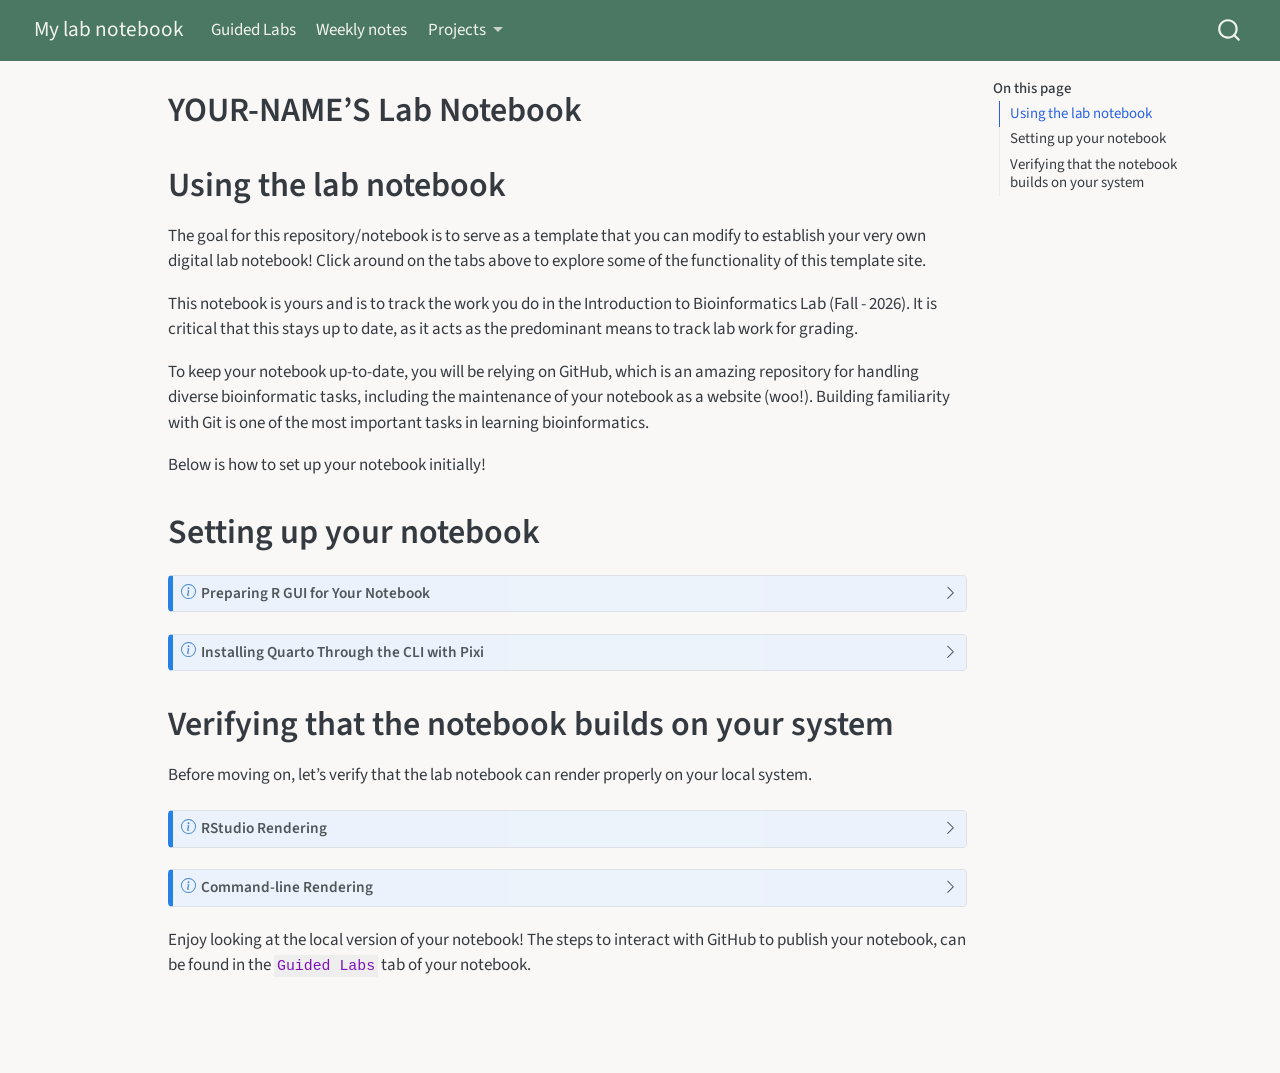
<file: docs/index.html>
<!DOCTYPE html>
<html xmlns="http://www.w3.org/1999/xhtml" lang="en" xml:lang="en"><head>

<meta charset="utf-8">
<meta name="generator" content="quarto-1.8.25">

<meta name="viewport" content="width=device-width, initial-scale=1.0, user-scalable=yes">


<title>YOUR-NAME’S Lab Notebook – My lab notebook</title>
<style>
code{white-space: pre-wrap;}
span.smallcaps{font-variant: small-caps;}
div.columns{display: flex; gap: min(4vw, 1.5em);}
div.column{flex: auto; overflow-x: auto;}
div.hanging-indent{margin-left: 1.5em; text-indent: -1.5em;}
ul.task-list{list-style: none;}
ul.task-list li input[type="checkbox"] {
  width: 0.8em;
  margin: 0 0.8em 0.2em -1em; /* quarto-specific, see https://github.com/quarto-dev/quarto-cli/issues/4556 */ 
  vertical-align: middle;
}
/* CSS for syntax highlighting */
html { -webkit-text-size-adjust: 100%; }
pre > code.sourceCode { white-space: pre; position: relative; }
pre > code.sourceCode > span { display: inline-block; line-height: 1.25; }
pre > code.sourceCode > span:empty { height: 1.2em; }
.sourceCode { overflow: visible; }
code.sourceCode > span { color: inherit; text-decoration: inherit; }
div.sourceCode { margin: 1em 0; }
pre.sourceCode { margin: 0; }
@media screen {
div.sourceCode { overflow: auto; }
}
@media print {
pre > code.sourceCode { white-space: pre-wrap; }
pre > code.sourceCode > span { text-indent: -5em; padding-left: 5em; }
}
pre.numberSource code
  { counter-reset: source-line 0; }
pre.numberSource code > span
  { position: relative; left: -4em; counter-increment: source-line; }
pre.numberSource code > span > a:first-child::before
  { content: counter(source-line);
    position: relative; left: -1em; text-align: right; vertical-align: baseline;
    border: none; display: inline-block;
    -webkit-touch-callout: none; -webkit-user-select: none;
    -khtml-user-select: none; -moz-user-select: none;
    -ms-user-select: none; user-select: none;
    padding: 0 4px; width: 4em;
  }
pre.numberSource { margin-left: 3em;  padding-left: 4px; }
div.sourceCode
  {   }
@media screen {
pre > code.sourceCode > span > a:first-child::before { text-decoration: underline; }
}
</style>


<script src="site_libs/quarto-nav/quarto-nav.js"></script>
<script src="site_libs/quarto-nav/headroom.min.js"></script>
<script src="site_libs/clipboard/clipboard.min.js"></script>
<script src="site_libs/quarto-search/autocomplete.umd.js"></script>
<script src="site_libs/quarto-search/fuse.min.js"></script>
<script src="site_libs/quarto-search/quarto-search.js"></script>
<meta name="quarto:offset" content="./">
<script src="site_libs/quarto-html/quarto.js" type="module"></script>
<script src="site_libs/quarto-html/tabsets/tabsets.js" type="module"></script>
<script src="site_libs/quarto-html/axe/axe-check.js" type="module"></script>
<script src="site_libs/quarto-html/popper.min.js"></script>
<script src="site_libs/quarto-html/tippy.umd.min.js"></script>
<script src="site_libs/quarto-html/anchor.min.js"></script>
<link href="site_libs/quarto-html/tippy.css" rel="stylesheet">
<link href="site_libs/quarto-html/quarto-syntax-highlighting-7b89279ff1a6dce999919e0e67d4d9ec.css" rel="stylesheet" id="quarto-text-highlighting-styles">
<script src="site_libs/bootstrap/bootstrap.min.js"></script>
<link href="site_libs/bootstrap/bootstrap-icons.css" rel="stylesheet">
<link href="site_libs/bootstrap/bootstrap-201457e10df45b5d6cd71300b2e7406b.min.css" rel="stylesheet" append-hash="true" id="quarto-bootstrap" data-mode="light">
<script id="quarto-search-options" type="application/json">{
  "location": "navbar",
  "copy-button": false,
  "collapse-after": 3,
  "panel-placement": "end",
  "type": "overlay",
  "limit": 50,
  "keyboard-shortcut": [
    "f",
    "/",
    "s"
  ],
  "show-item-context": false,
  "language": {
    "search-no-results-text": "No results",
    "search-matching-documents-text": "matching documents",
    "search-copy-link-title": "Copy link to search",
    "search-hide-matches-text": "Hide additional matches",
    "search-more-match-text": "more match in this document",
    "search-more-matches-text": "more matches in this document",
    "search-clear-button-title": "Clear",
    "search-text-placeholder": "",
    "search-detached-cancel-button-title": "Cancel",
    "search-submit-button-title": "Submit",
    "search-label": "Search"
  }
}</script>


<link rel="stylesheet" href="styles.css">
</head>

<body class="nav-fixed quarto-light">

<div id="quarto-search-results"></div>
  <header id="quarto-header" class="headroom fixed-top">
    <nav class="navbar navbar-expand-lg " data-bs-theme="dark">
      <div class="navbar-container container-fluid">
      <div class="navbar-brand-container mx-auto">
    <a href="./index.html" class="navbar-brand navbar-brand-logo">
    </a>
    <a class="navbar-brand" href="./index.html">
    <span class="navbar-title">My lab notebook</span>
    </a>
  </div>
            <div id="quarto-search" class="" title="Search"></div>
          <button class="navbar-toggler" type="button" data-bs-toggle="collapse" data-bs-target="#navbarCollapse" aria-controls="navbarCollapse" role="menu" aria-expanded="false" aria-label="Toggle navigation" onclick="if (window.quartoToggleHeadroom) { window.quartoToggleHeadroom(); }">
  <span class="navbar-toggler-icon"></span>
</button>
          <div class="collapse navbar-collapse" id="navbarCollapse">
            <ul class="navbar-nav navbar-nav-scroll me-auto">
  <li class="nav-item">
    <a class="nav-link" href="./guided-labs/index.html"> 
<span class="menu-text">Guided Labs</span></a>
  </li>  
  <li class="nav-item">
    <a class="nav-link" href="./weekly-notes/index.html"> 
<span class="menu-text">Weekly notes</span></a>
  </li>  
  <li class="nav-item dropdown ">
    <a class="nav-link dropdown-toggle" href="#" id="nav-menu-projects" role="link" data-bs-toggle="dropdown" aria-expanded="false">
 <span class="menu-text">Projects</span>
    </a>
    <ul class="dropdown-menu" aria-labelledby="nav-menu-projects">    
        <li>
    <a class="dropdown-item" href="./projects/how-to.html">
 <span class="dropdown-text">How to create new projects</span></a>
  </li>  
        <li>
    <a class="dropdown-item" href="./projects/Semester-Project/index.html">
 <span class="dropdown-text">Semester-Project</span></a>
  </li>  
    </ul>
  </li>
</ul>
          </div> <!-- /navcollapse -->
            <div class="quarto-navbar-tools">
</div>
      </div> <!-- /container-fluid -->
    </nav>
</header>
<!-- content -->
<div id="quarto-content" class="quarto-container page-columns page-rows-contents page-layout-article page-navbar">
<!-- sidebar -->
<!-- margin-sidebar -->
    <div id="quarto-margin-sidebar" class="sidebar margin-sidebar">
        <nav id="TOC" role="doc-toc" class="toc-active">
    <h2 id="toc-title">On this page</h2>
   
  <ul>
  <li><a href="#using-the-lab-notebook" id="toc-using-the-lab-notebook" class="nav-link active" data-scroll-target="#using-the-lab-notebook">Using the lab notebook</a></li>
  <li><a href="#setting-up-your-notebook" id="toc-setting-up-your-notebook" class="nav-link" data-scroll-target="#setting-up-your-notebook">Setting up your notebook</a></li>
  <li><a href="#verifying-that-the-notebook-builds-on-your-system" id="toc-verifying-that-the-notebook-builds-on-your-system" class="nav-link" data-scroll-target="#verifying-that-the-notebook-builds-on-your-system">Verifying that the notebook builds on your system</a></li>
  </ul>
</nav>
    </div>
<!-- main -->
<main class="content" id="quarto-document-content">

<header id="title-block-header" class="quarto-title-block default">
<div class="quarto-title">
<h1 class="title">YOUR-NAME’S Lab Notebook</h1>
</div>



<div class="quarto-title-meta">

    
  
    
  </div>
  


</header>


<section id="using-the-lab-notebook" class="level1">
<h1>Using the lab notebook</h1>
<p>The goal for this repository/notebook is to serve as a template that you can modify to establish your very own digital lab notebook! Click around on the tabs above to explore some of the functionality of this template site.</p>
<p>This notebook is yours and is to track the work you do in the Introduction to Bioinformatics Lab (Fall - 2026). It is critical that this stays up to date, as it acts as the predominant means to track lab work for grading.</p>
<p>To keep your notebook up-to-date, you will be relying on GitHub, which is an amazing repository for handling diverse bioinformatic tasks, including the maintenance of your notebook as a website (woo!). Building familiarity with Git is one of the most important tasks in learning bioinformatics.</p>
<p>Below is how to set up your notebook initially!</p>
</section>
<section id="setting-up-your-notebook" class="level1">
<h1>Setting up your notebook</h1>
<div class="callout callout-style-default callout-note callout-titled">
<div class="callout-header d-flex align-content-center collapsed" data-bs-toggle="collapse" data-bs-target=".callout-1-contents" aria-controls="callout-1" aria-expanded="false" aria-label="Toggle callout">
<div class="callout-icon-container">
<i class="callout-icon"></i>
</div>
<div class="callout-title-container flex-fill">
<span class="screen-reader-only">Note</span>Preparing R GUI for Your Notebook
</div>
<div class="callout-btn-toggle d-inline-block border-0 py-1 ps-1 pe-0 float-end"><i class="callout-toggle"></i></div>
</div>
<div id="callout-1" class="callout-1-contents callout-collapse collapse">
<div class="callout-body-container callout-body">
<p>Before the rendering of your notebook will work, we need to install R and R-Studio.</p>
<ol type="1">
<li>From your preferred browser, download and install <a href="https://www.r-project.org/">R</a></li>
<li>Afterwards install <a href="https://posit.co/downloads">R-Studio</a></li>
</ol>
<p>Then you are set!</p>
</div>
</div>
</div>
<div class="callout callout-style-default callout-note callout-titled">
<div class="callout-header d-flex align-content-center collapsed" data-bs-toggle="collapse" data-bs-target=".callout-2-contents" aria-controls="callout-2" aria-expanded="false" aria-label="Toggle callout">
<div class="callout-icon-container">
<i class="callout-icon"></i>
</div>
<div class="callout-title-container flex-fill">
<span class="screen-reader-only">Note</span>Installing Quarto Through the CLI with Pixi
</div>
<div class="callout-btn-toggle d-inline-block border-0 py-1 ps-1 pe-0 float-end"><i class="callout-toggle"></i></div>
</div>
<div id="callout-2" class="callout-2-contents callout-collapse collapse">
<div class="callout-body-container callout-body">
<p>While the R-Studio approach works well, especially as we will use R in this lab, if you are interested in managing your notebook solely through the command-line, you can follow the steps below. If you choose this approach, I recommend using <a href="https://pixi.prefix.dev/latest/#installation">Pixi</a>, a workspace manager (like containers), to install and manage the necessary software. This works, but is a less intuitive experience and I do not totally recommend it.</p>
<ol type="1">
<li><p>Open up your terminal (or git-bash)</p></li>
<li><p>Follow the installation information for Pixi for your computer <a href="https://pixi.prefix.dev/latest/installation/#__tabbed_1_1">pixi installation</a></p></li>
<li><p>On your Desktop, make a new folder called <code>Pixi_Envs</code></p></li>
<li><p>In your terminal, move to the newly created folder</p></li>
<li><p>Make another new folder called <code>quarto</code>, then move inside there too!</p></li>
<li><p>create our <code>quarto</code> workspace and install the necessary tools</p>
<div class="code-copy-outer-scaffold"><div class="sourceCode" id="cb1"><pre class="sourceCode bash code-with-copy"><code class="sourceCode bash"><span id="cb1-1"><a href="#cb1-1" aria-hidden="true" tabindex="-1"></a><span class="ex">pixi</span> init</span>
<span id="cb1-2"><a href="#cb1-2" aria-hidden="true" tabindex="-1"></a><span class="ex">pixi</span> add quarto r</span></code></pre></div><button title="Copy to Clipboard" class="code-copy-button"><i class="bi"></i></button></div></li>
<li><p>you may be asked to pick a mirror to install R. If so, just type <code>63</code> and hit <code>enter</code></p></li>
<li><p>Go ahead and “register” the workspace</p>
<div class="code-copy-outer-scaffold"><div class="sourceCode" id="cb2"><pre class="sourceCode bash code-with-copy"><code class="sourceCode bash"><span id="cb2-1"><a href="#cb2-1" aria-hidden="true" tabindex="-1"></a><span class="ex">pixi</span> workspace register</span></code></pre></div><button title="Copy to Clipboard" class="code-copy-button"><i class="bi"></i></button></div></li>
<li><p>Now you can activate this workspace from anywhere on your computer! Below is the code to do so:</p>
<div class="code-copy-outer-scaffold"><div class="sourceCode" id="cb3"><pre class="sourceCode bash code-with-copy"><code class="sourceCode bash"><span id="cb3-1"><a href="#cb3-1" aria-hidden="true" tabindex="-1"></a><span class="ex">pixi</span> shell <span class="at">-w</span> quarto</span></code></pre></div><button title="Copy to Clipboard" class="code-copy-button"><i class="bi"></i></button></div></li>
</ol>
</div>
</div>
</div>
</section>
<section id="verifying-that-the-notebook-builds-on-your-system" class="level1">
<h1>Verifying that the notebook builds on your system</h1>
<p>Before moving on, let’s verify that the lab notebook can render properly on your local system.</p>
<div class="callout callout-style-default callout-note callout-titled">
<div class="callout-header d-flex align-content-center collapsed" data-bs-toggle="collapse" data-bs-target=".callout-3-contents" aria-controls="callout-3" aria-expanded="false" aria-label="Toggle callout">
<div class="callout-icon-container">
<i class="callout-icon"></i>
</div>
<div class="callout-title-container flex-fill">
<span class="screen-reader-only">Note</span>RStudio Rendering
</div>
<div class="callout-btn-toggle d-inline-block border-0 py-1 ps-1 pe-0 float-end"><i class="callout-toggle"></i></div>
</div>
<div id="callout-3" class="callout-3-contents callout-collapse collapse">
<div class="callout-body-container callout-body">
<ol type="1">
<li><p>Load up R-RStudio</p></li>
<li><p>Open the <code>labnotebook.Rproj</code> in your lab notebook folder as an R-project (with R-studio)</p></li>
<li><p>IF you have note already installed the <code>rmarkdown</code> package with R, let’s do that now. Otherwse, skip this step!</p>
<div class="code-copy-outer-scaffold"><div class="sourceCode" id="cb4"><pre class="sourceCode r code-with-copy"><code class="sourceCode r"><span id="cb4-1"><a href="#cb4-1" aria-hidden="true" tabindex="-1"></a><span class="fu">install.packages</span>(<span class="st">'rmarkdown'</span>)</span></code></pre></div><button title="Copy to Clipboard" class="code-copy-button"><i class="bi"></i></button></div></li>
<li><p>Load the ‘rmarkdown’ package</p>
<div class="code-copy-outer-scaffold"><div class="sourceCode" id="cb5"><pre class="sourceCode r code-with-copy"><code class="sourceCode r"><span id="cb5-1"><a href="#cb5-1" aria-hidden="true" tabindex="-1"></a><span class="fu">library</span>(<span class="st">'rmarkdown'</span>)</span></code></pre></div><button title="Copy to Clipboard" class="code-copy-button"><i class="bi"></i></button></div></li>
<li><p>Once ready, all you have to do is render your notebook (i.e.&nbsp;make the website!). There are two ways to do this:</p>
<ul>
<li>In the upper right R-Studio pane, is the <code>Build</code> tab. Click on this, then the <code>Render Website</code> button!</li>
<li>All you have to do is type <code>ctl</code>+<code>shift</code>+<code>b</code></li>
</ul></li>
</ol>
</div>
</div>
</div>
<div class="callout callout-style-default callout-note callout-titled">
<div class="callout-header d-flex align-content-center collapsed" data-bs-toggle="collapse" data-bs-target=".callout-4-contents" aria-controls="callout-4" aria-expanded="false" aria-label="Toggle callout">
<div class="callout-icon-container">
<i class="callout-icon"></i>
</div>
<div class="callout-title-container flex-fill">
<span class="screen-reader-only">Note</span>Command-line Rendering
</div>
<div class="callout-btn-toggle d-inline-block border-0 py-1 ps-1 pe-0 float-end"><i class="callout-toggle"></i></div>
</div>
<div id="callout-4" class="callout-4-contents callout-collapse collapse">
<div class="callout-body-container callout-body">
<ol type="1">
<li><p>Make sure that you have used the terminal commands to move into your lab notebook folder</p></li>
<li><p>Ensure that your quarto workspace is active. If it is not, run the following command:</p>
<div class="code-copy-outer-scaffold"><div class="sourceCode" id="cb6"><pre class="sourceCode bash code-with-copy"><code class="sourceCode bash"><span id="cb6-1"><a href="#cb6-1" aria-hidden="true" tabindex="-1"></a><span class="ex">pixi</span> shell <span class="at">-w</span> quarto</span></code></pre></div><button title="Copy to Clipboard" class="code-copy-button"><i class="bi"></i></button></div></li>
<li><p>Render your HTML files</p>
<div class="code-copy-outer-scaffold"><div class="sourceCode" id="cb7"><pre class="sourceCode bash code-with-copy"><code class="sourceCode bash"><span id="cb7-1"><a href="#cb7-1" aria-hidden="true" tabindex="-1"></a><span class="ex">quarto</span> render</span></code></pre></div><button title="Copy to Clipboard" class="code-copy-button"><i class="bi"></i></button></div></li>
<li><p>Your updated files will be found in the <code>_site</code> folder. Go ahead and open the <code>index.html</code> file, which will show you what your notebook updates will look like.</p></li>
</ol>
</div>
</div>
</div>
<p>Enjoy looking at the local version of your notebook! The steps to interact with GitHub to publish your notebook, can be found in the <code>Guided Labs</code> tab of your notebook.</p>


</section>

</main> <!-- /main -->
<script id="quarto-html-after-body" type="application/javascript">
  window.document.addEventListener("DOMContentLoaded", function (event) {
    const icon = "";
    const anchorJS = new window.AnchorJS();
    anchorJS.options = {
      placement: 'right',
      icon: icon
    };
    anchorJS.add('.anchored');
    const isCodeAnnotation = (el) => {
      for (const clz of el.classList) {
        if (clz.startsWith('code-annotation-')) {                     
          return true;
        }
      }
      return false;
    }
    const onCopySuccess = function(e) {
      // button target
      const button = e.trigger;
      // don't keep focus
      button.blur();
      // flash "checked"
      button.classList.add('code-copy-button-checked');
      var currentTitle = button.getAttribute("title");
      button.setAttribute("title", "Copied!");
      let tooltip;
      if (window.bootstrap) {
        button.setAttribute("data-bs-toggle", "tooltip");
        button.setAttribute("data-bs-placement", "left");
        button.setAttribute("data-bs-title", "Copied!");
        tooltip = new bootstrap.Tooltip(button, 
          { trigger: "manual", 
            customClass: "code-copy-button-tooltip",
            offset: [0, -8]});
        tooltip.show();    
      }
      setTimeout(function() {
        if (tooltip) {
          tooltip.hide();
          button.removeAttribute("data-bs-title");
          button.removeAttribute("data-bs-toggle");
          button.removeAttribute("data-bs-placement");
        }
        button.setAttribute("title", currentTitle);
        button.classList.remove('code-copy-button-checked');
      }, 1000);
      // clear code selection
      e.clearSelection();
    }
    const getTextToCopy = function(trigger) {
      const outerScaffold = trigger.parentElement.cloneNode(true);
      const codeEl = outerScaffold.querySelector('code');
      for (const childEl of codeEl.children) {
        if (isCodeAnnotation(childEl)) {
          childEl.remove();
        }
      }
      return codeEl.innerText;
    }
    const clipboard = new window.ClipboardJS('.code-copy-button:not([data-in-quarto-modal])', {
      text: getTextToCopy
    });
    clipboard.on('success', onCopySuccess);
    if (window.document.getElementById('quarto-embedded-source-code-modal')) {
      const clipboardModal = new window.ClipboardJS('.code-copy-button[data-in-quarto-modal]', {
        text: getTextToCopy,
        container: window.document.getElementById('quarto-embedded-source-code-modal')
      });
      clipboardModal.on('success', onCopySuccess);
    }
      var localhostRegex = new RegExp(/^(?:http|https):\/\/localhost\:?[0-9]*\//);
      var mailtoRegex = new RegExp(/^mailto:/);
        var filterRegex = new RegExp('/' + window.location.host + '/');
      var isInternal = (href) => {
          return filterRegex.test(href) || localhostRegex.test(href) || mailtoRegex.test(href);
      }
      // Inspect non-navigation links and adorn them if external
     var links = window.document.querySelectorAll('a[href]:not(.nav-link):not(.navbar-brand):not(.toc-action):not(.sidebar-link):not(.sidebar-item-toggle):not(.pagination-link):not(.no-external):not([aria-hidden]):not(.dropdown-item):not(.quarto-navigation-tool):not(.about-link)');
      for (var i=0; i<links.length; i++) {
        const link = links[i];
        if (!isInternal(link.href)) {
          // undo the damage that might have been done by quarto-nav.js in the case of
          // links that we want to consider external
          if (link.dataset.originalHref !== undefined) {
            link.href = link.dataset.originalHref;
          }
        }
      }
    function tippyHover(el, contentFn, onTriggerFn, onUntriggerFn) {
      const config = {
        allowHTML: true,
        maxWidth: 500,
        delay: 100,
        arrow: false,
        appendTo: function(el) {
            return el.parentElement;
        },
        interactive: true,
        interactiveBorder: 10,
        theme: 'quarto',
        placement: 'bottom-start',
      };
      if (contentFn) {
        config.content = contentFn;
      }
      if (onTriggerFn) {
        config.onTrigger = onTriggerFn;
      }
      if (onUntriggerFn) {
        config.onUntrigger = onUntriggerFn;
      }
      window.tippy(el, config); 
    }
    const noterefs = window.document.querySelectorAll('a[role="doc-noteref"]');
    for (var i=0; i<noterefs.length; i++) {
      const ref = noterefs[i];
      tippyHover(ref, function() {
        // use id or data attribute instead here
        let href = ref.getAttribute('data-footnote-href') || ref.getAttribute('href');
        try { href = new URL(href).hash; } catch {}
        const id = href.replace(/^#\/?/, "");
        const note = window.document.getElementById(id);
        if (note) {
          return note.innerHTML;
        } else {
          return "";
        }
      });
    }
    const xrefs = window.document.querySelectorAll('a.quarto-xref');
    const processXRef = (id, note) => {
      // Strip column container classes
      const stripColumnClz = (el) => {
        el.classList.remove("page-full", "page-columns");
        if (el.children) {
          for (const child of el.children) {
            stripColumnClz(child);
          }
        }
      }
      stripColumnClz(note)
      if (id === null || id.startsWith('sec-')) {
        // Special case sections, only their first couple elements
        const container = document.createElement("div");
        if (note.children && note.children.length > 2) {
          container.appendChild(note.children[0].cloneNode(true));
          for (let i = 1; i < note.children.length; i++) {
            const child = note.children[i];
            if (child.tagName === "P" && child.innerText === "") {
              continue;
            } else {
              container.appendChild(child.cloneNode(true));
              break;
            }
          }
          if (window.Quarto?.typesetMath) {
            window.Quarto.typesetMath(container);
          }
          return container.innerHTML
        } else {
          if (window.Quarto?.typesetMath) {
            window.Quarto.typesetMath(note);
          }
          return note.innerHTML;
        }
      } else {
        // Remove any anchor links if they are present
        const anchorLink = note.querySelector('a.anchorjs-link');
        if (anchorLink) {
          anchorLink.remove();
        }
        if (window.Quarto?.typesetMath) {
          window.Quarto.typesetMath(note);
        }
        if (note.classList.contains("callout")) {
          return note.outerHTML;
        } else {
          return note.innerHTML;
        }
      }
    }
    for (var i=0; i<xrefs.length; i++) {
      const xref = xrefs[i];
      tippyHover(xref, undefined, function(instance) {
        instance.disable();
        let url = xref.getAttribute('href');
        let hash = undefined; 
        if (url.startsWith('#')) {
          hash = url;
        } else {
          try { hash = new URL(url).hash; } catch {}
        }
        if (hash) {
          const id = hash.replace(/^#\/?/, "");
          const note = window.document.getElementById(id);
          if (note !== null) {
            try {
              const html = processXRef(id, note.cloneNode(true));
              instance.setContent(html);
            } finally {
              instance.enable();
              instance.show();
            }
          } else {
            // See if we can fetch this
            fetch(url.split('#')[0])
            .then(res => res.text())
            .then(html => {
              const parser = new DOMParser();
              const htmlDoc = parser.parseFromString(html, "text/html");
              const note = htmlDoc.getElementById(id);
              if (note !== null) {
                const html = processXRef(id, note);
                instance.setContent(html);
              } 
            }).finally(() => {
              instance.enable();
              instance.show();
            });
          }
        } else {
          // See if we can fetch a full url (with no hash to target)
          // This is a special case and we should probably do some content thinning / targeting
          fetch(url)
          .then(res => res.text())
          .then(html => {
            const parser = new DOMParser();
            const htmlDoc = parser.parseFromString(html, "text/html");
            const note = htmlDoc.querySelector('main.content');
            if (note !== null) {
              // This should only happen for chapter cross references
              // (since there is no id in the URL)
              // remove the first header
              if (note.children.length > 0 && note.children[0].tagName === "HEADER") {
                note.children[0].remove();
              }
              const html = processXRef(null, note);
              instance.setContent(html);
            } 
          }).finally(() => {
            instance.enable();
            instance.show();
          });
        }
      }, function(instance) {
      });
    }
        let selectedAnnoteEl;
        const selectorForAnnotation = ( cell, annotation) => {
          let cellAttr = 'data-code-cell="' + cell + '"';
          let lineAttr = 'data-code-annotation="' +  annotation + '"';
          const selector = 'span[' + cellAttr + '][' + lineAttr + ']';
          return selector;
        }
        const selectCodeLines = (annoteEl) => {
          const doc = window.document;
          const targetCell = annoteEl.getAttribute("data-target-cell");
          const targetAnnotation = annoteEl.getAttribute("data-target-annotation");
          const annoteSpan = window.document.querySelector(selectorForAnnotation(targetCell, targetAnnotation));
          const lines = annoteSpan.getAttribute("data-code-lines").split(",");
          const lineIds = lines.map((line) => {
            return targetCell + "-" + line;
          })
          let top = null;
          let height = null;
          let parent = null;
          if (lineIds.length > 0) {
              //compute the position of the single el (top and bottom and make a div)
              const el = window.document.getElementById(lineIds[0]);
              top = el.offsetTop;
              height = el.offsetHeight;
              parent = el.parentElement.parentElement;
            if (lineIds.length > 1) {
              const lastEl = window.document.getElementById(lineIds[lineIds.length - 1]);
              const bottom = lastEl.offsetTop + lastEl.offsetHeight;
              height = bottom - top;
            }
            if (top !== null && height !== null && parent !== null) {
              // cook up a div (if necessary) and position it 
              let div = window.document.getElementById("code-annotation-line-highlight");
              if (div === null) {
                div = window.document.createElement("div");
                div.setAttribute("id", "code-annotation-line-highlight");
                div.style.position = 'absolute';
                parent.appendChild(div);
              }
              div.style.top = top - 2 + "px";
              div.style.height = height + 4 + "px";
              div.style.left = 0;
              let gutterDiv = window.document.getElementById("code-annotation-line-highlight-gutter");
              if (gutterDiv === null) {
                gutterDiv = window.document.createElement("div");
                gutterDiv.setAttribute("id", "code-annotation-line-highlight-gutter");
                gutterDiv.style.position = 'absolute';
                const codeCell = window.document.getElementById(targetCell);
                const gutter = codeCell.querySelector('.code-annotation-gutter');
                gutter.appendChild(gutterDiv);
              }
              gutterDiv.style.top = top - 2 + "px";
              gutterDiv.style.height = height + 4 + "px";
            }
            selectedAnnoteEl = annoteEl;
          }
        };
        const unselectCodeLines = () => {
          const elementsIds = ["code-annotation-line-highlight", "code-annotation-line-highlight-gutter"];
          elementsIds.forEach((elId) => {
            const div = window.document.getElementById(elId);
            if (div) {
              div.remove();
            }
          });
          selectedAnnoteEl = undefined;
        };
          // Handle positioning of the toggle
      window.addEventListener(
        "resize",
        throttle(() => {
          elRect = undefined;
          if (selectedAnnoteEl) {
            selectCodeLines(selectedAnnoteEl);
          }
        }, 10)
      );
      function throttle(fn, ms) {
      let throttle = false;
      let timer;
        return (...args) => {
          if(!throttle) { // first call gets through
              fn.apply(this, args);
              throttle = true;
          } else { // all the others get throttled
              if(timer) clearTimeout(timer); // cancel #2
              timer = setTimeout(() => {
                fn.apply(this, args);
                timer = throttle = false;
              }, ms);
          }
        };
      }
        // Attach click handler to the DT
        const annoteDls = window.document.querySelectorAll('dt[data-target-cell]');
        for (const annoteDlNode of annoteDls) {
          annoteDlNode.addEventListener('click', (event) => {
            const clickedEl = event.target;
            if (clickedEl !== selectedAnnoteEl) {
              unselectCodeLines();
              const activeEl = window.document.querySelector('dt[data-target-cell].code-annotation-active');
              if (activeEl) {
                activeEl.classList.remove('code-annotation-active');
              }
              selectCodeLines(clickedEl);
              clickedEl.classList.add('code-annotation-active');
            } else {
              // Unselect the line
              unselectCodeLines();
              clickedEl.classList.remove('code-annotation-active');
            }
          });
        }
    const findCites = (el) => {
      const parentEl = el.parentElement;
      if (parentEl) {
        const cites = parentEl.dataset.cites;
        if (cites) {
          return {
            el,
            cites: cites.split(' ')
          };
        } else {
          return findCites(el.parentElement)
        }
      } else {
        return undefined;
      }
    };
    var bibliorefs = window.document.querySelectorAll('a[role="doc-biblioref"]');
    for (var i=0; i<bibliorefs.length; i++) {
      const ref = bibliorefs[i];
      const citeInfo = findCites(ref);
      if (citeInfo) {
        tippyHover(citeInfo.el, function() {
          var popup = window.document.createElement('div');
          citeInfo.cites.forEach(function(cite) {
            var citeDiv = window.document.createElement('div');
            citeDiv.classList.add('hanging-indent');
            citeDiv.classList.add('csl-entry');
            var biblioDiv = window.document.getElementById('ref-' + cite);
            if (biblioDiv) {
              citeDiv.innerHTML = biblioDiv.innerHTML;
            }
            popup.appendChild(citeDiv);
          });
          return popup.innerHTML;
        });
      }
    }
  });
  </script>
</div> <!-- /content -->




</body></html>
</file>
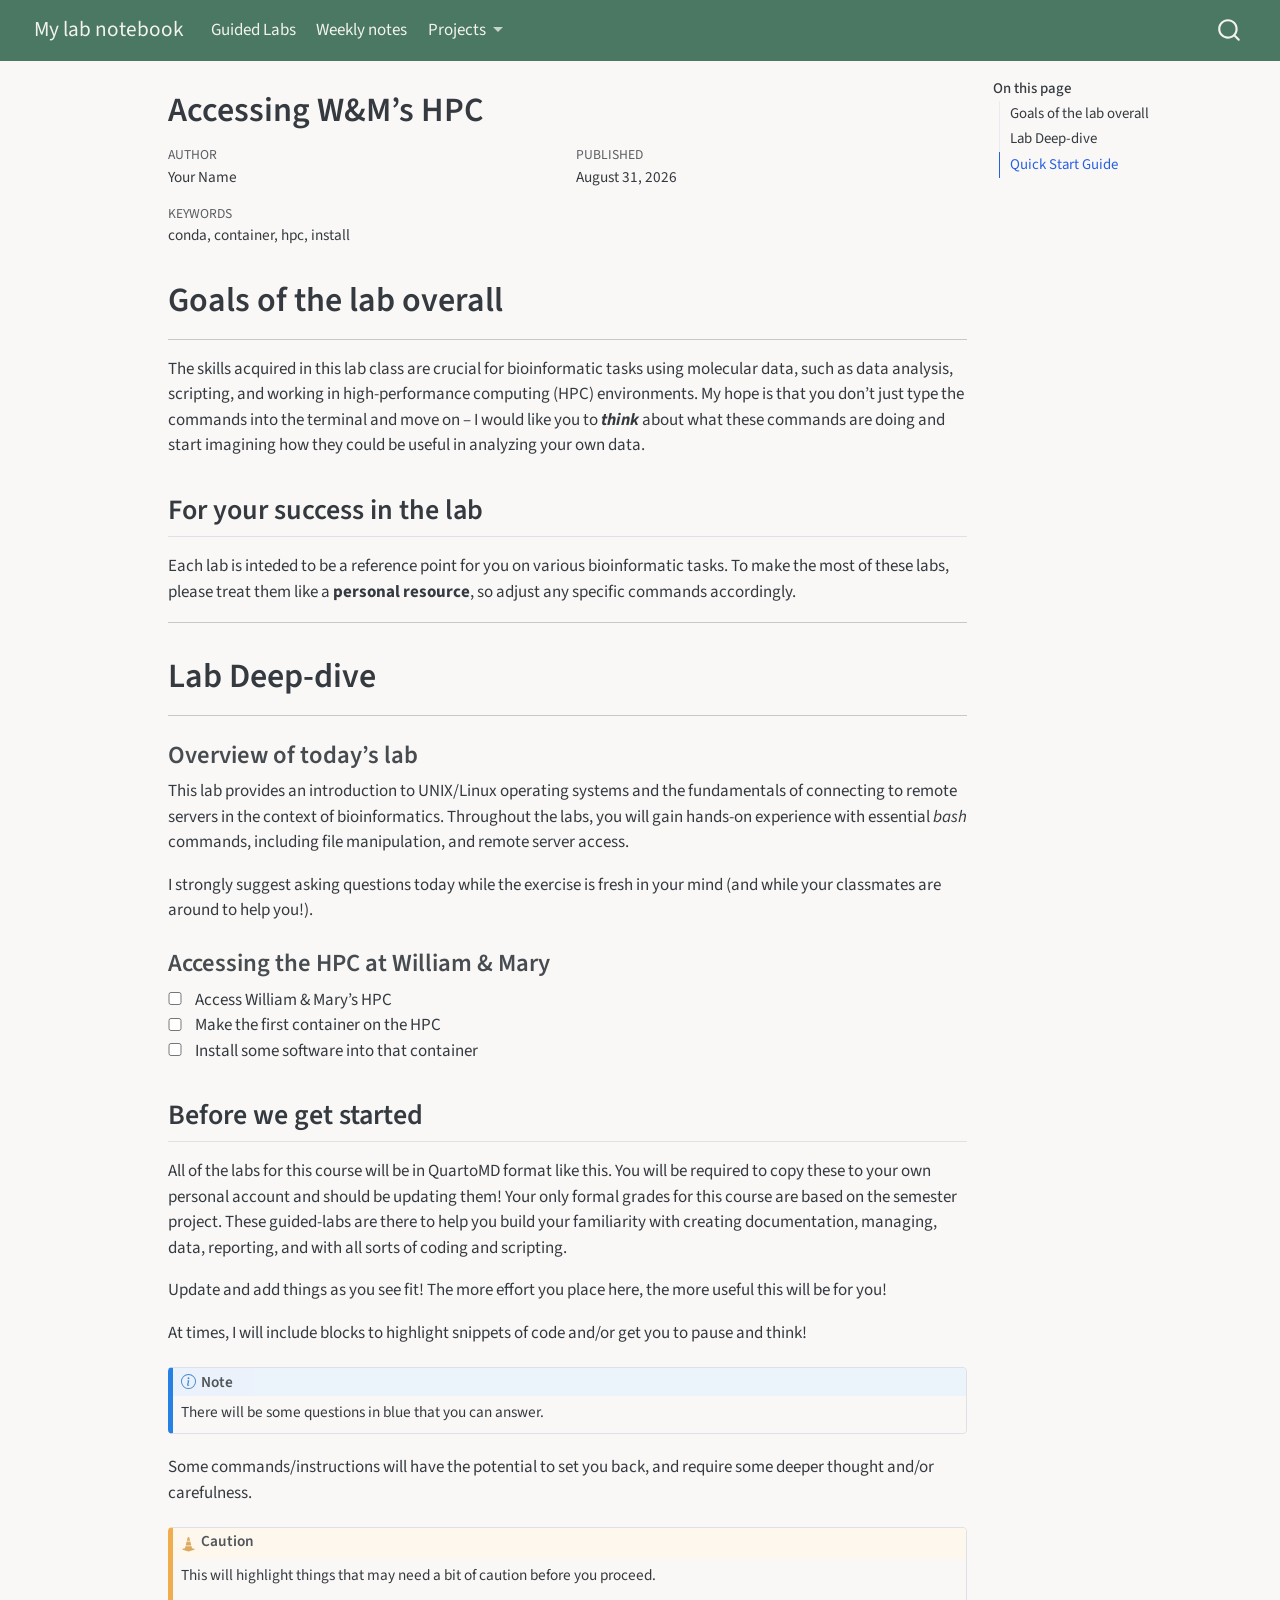
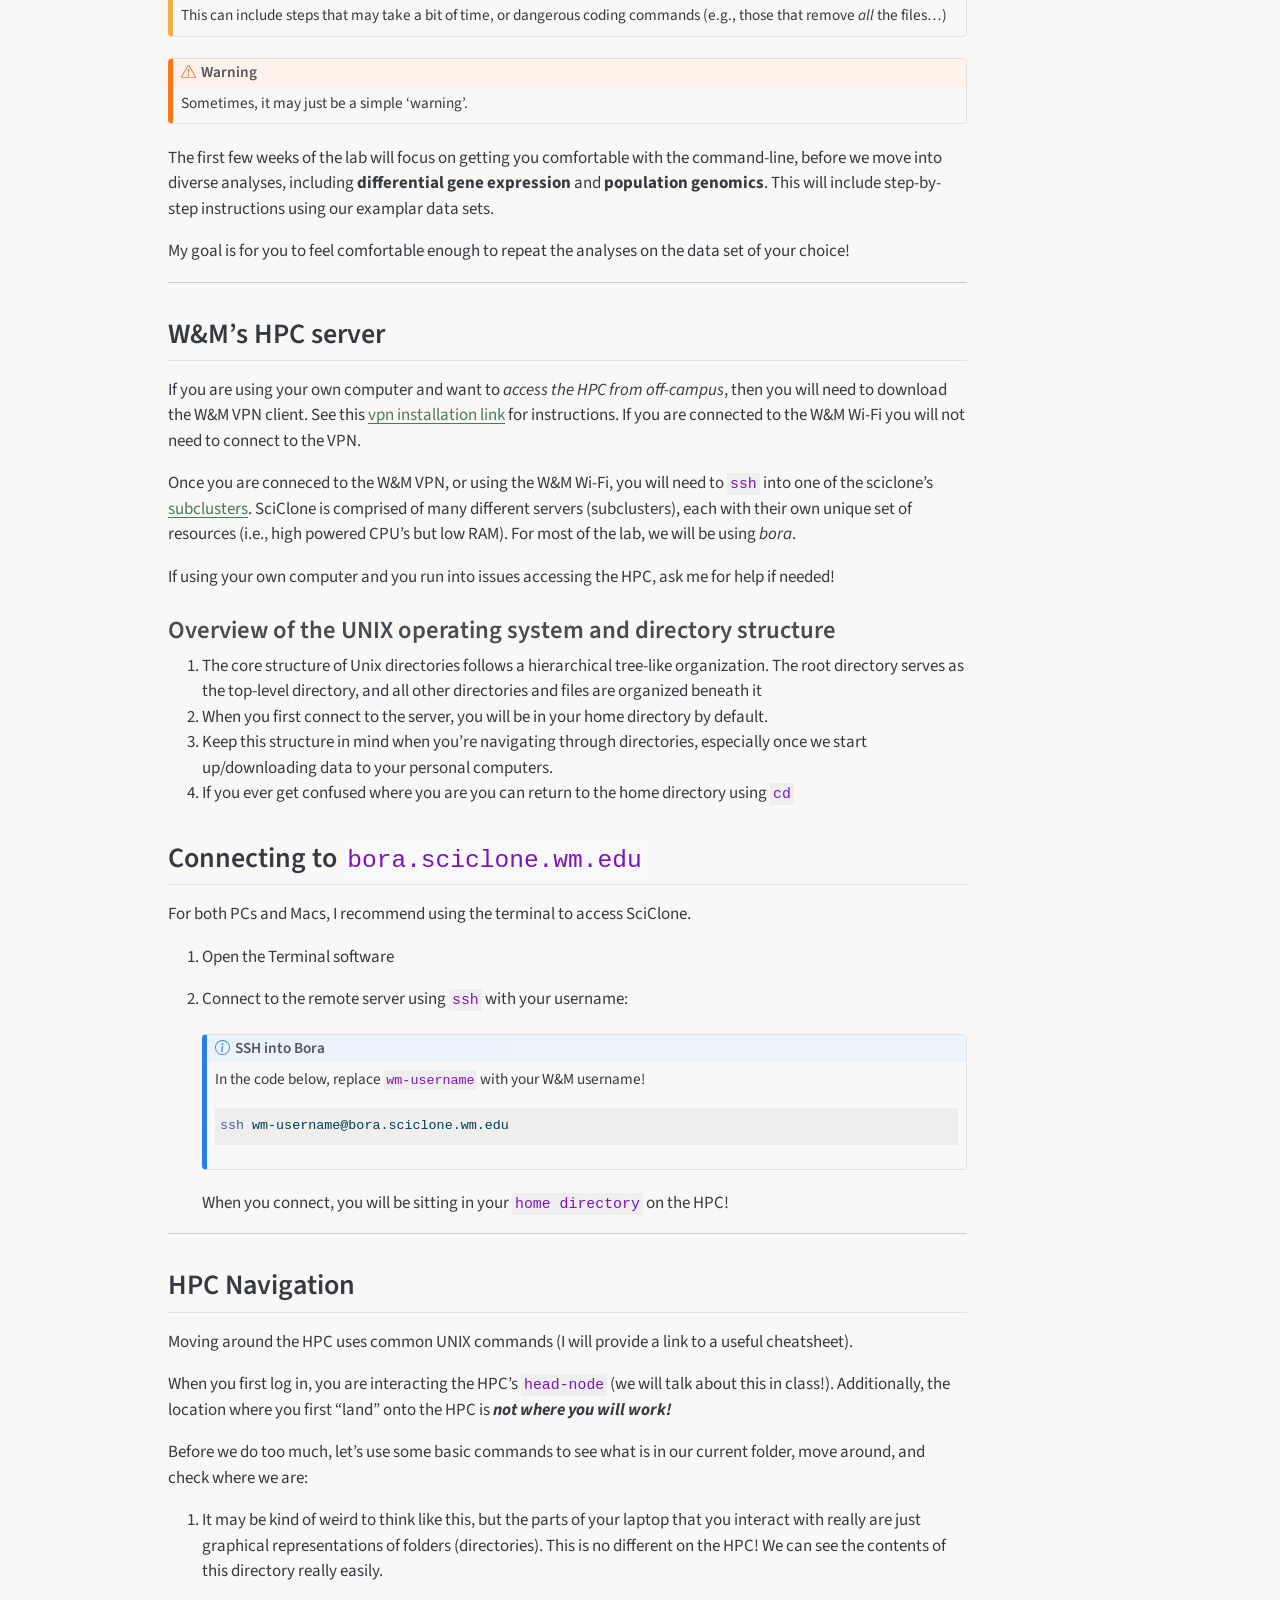
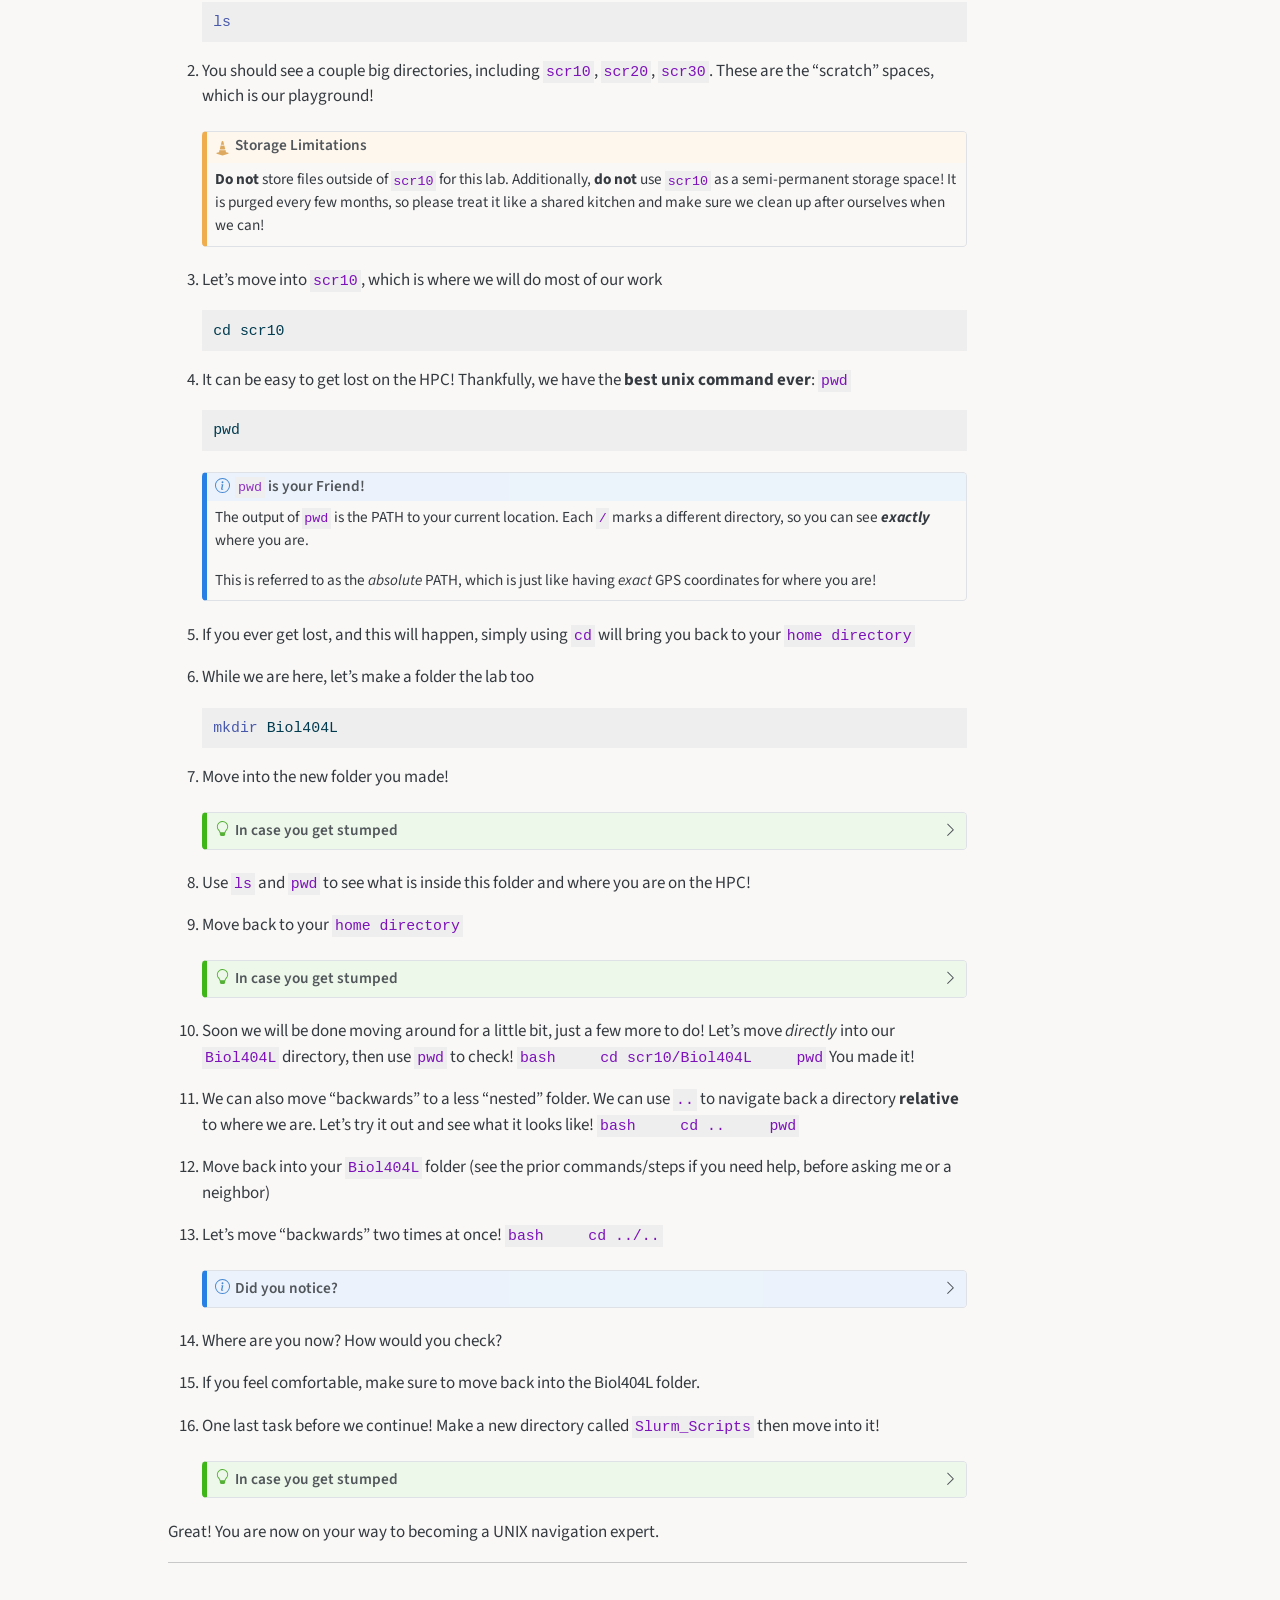
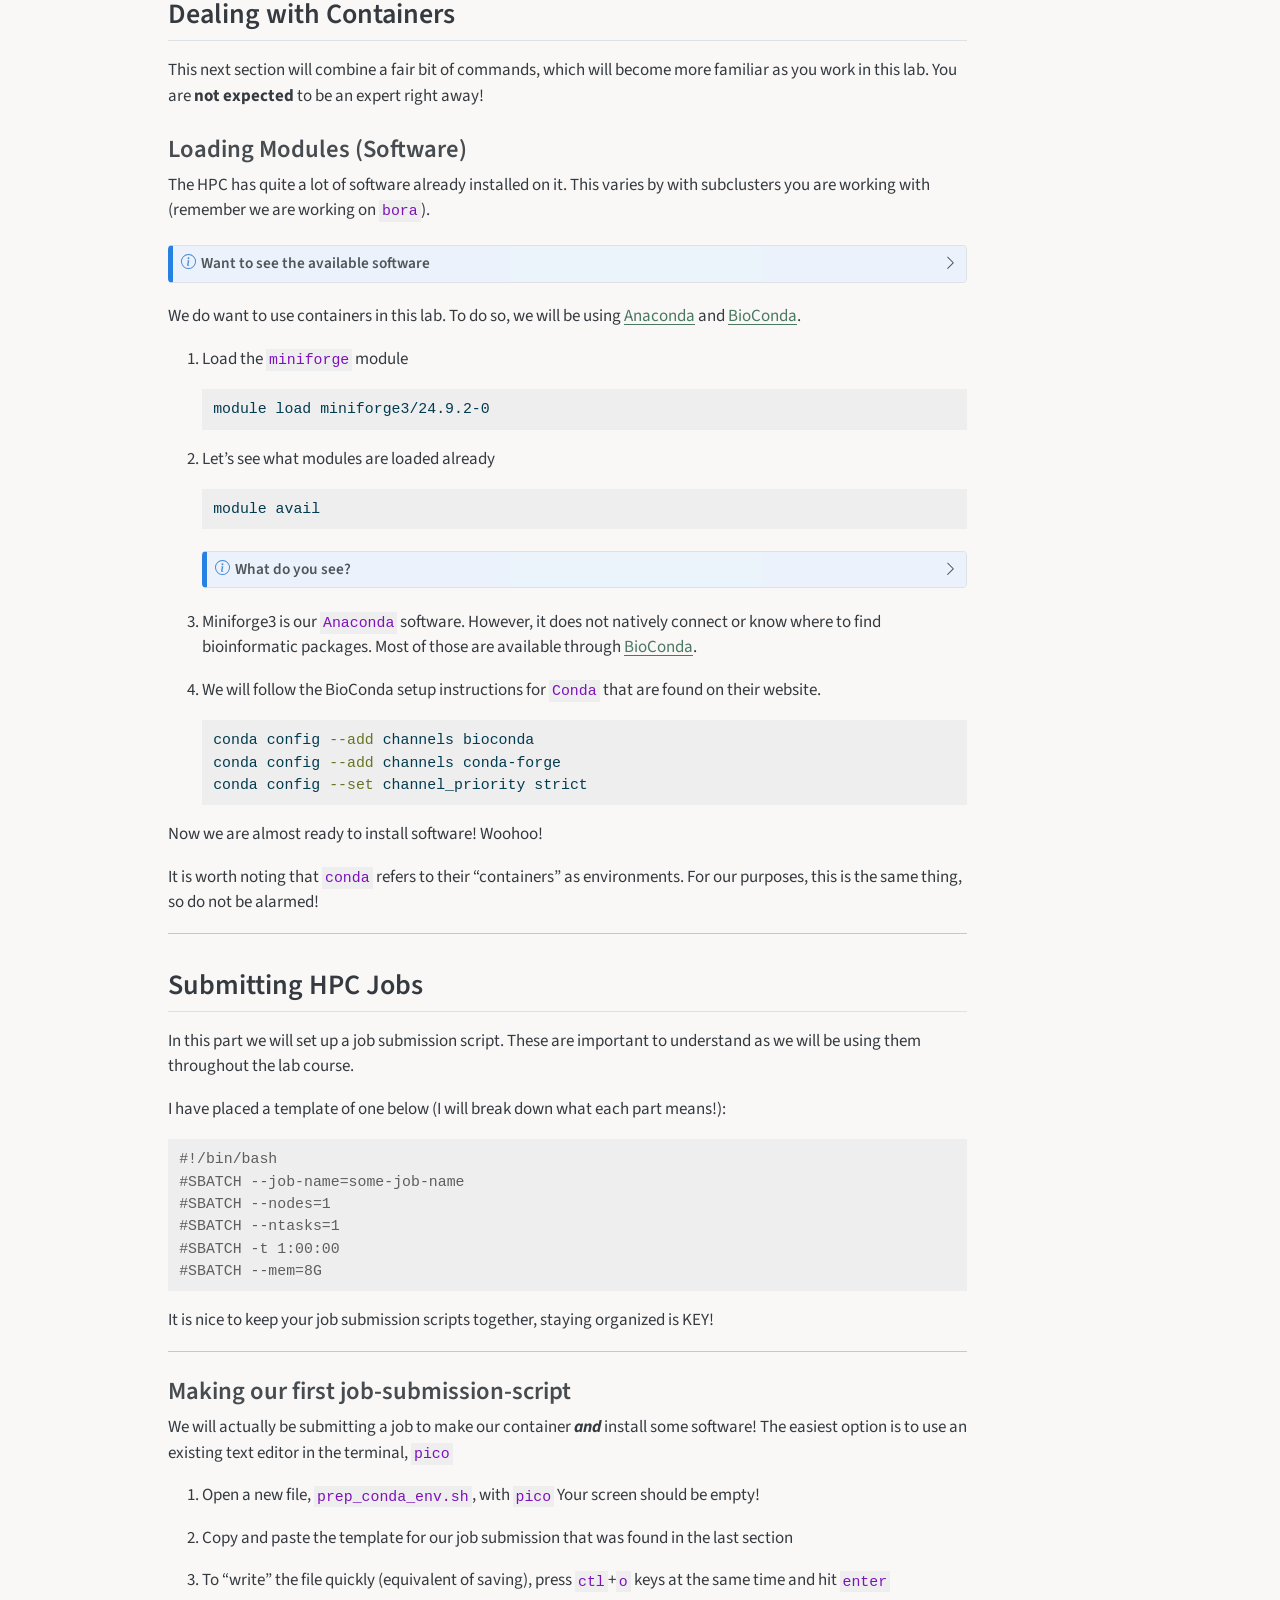
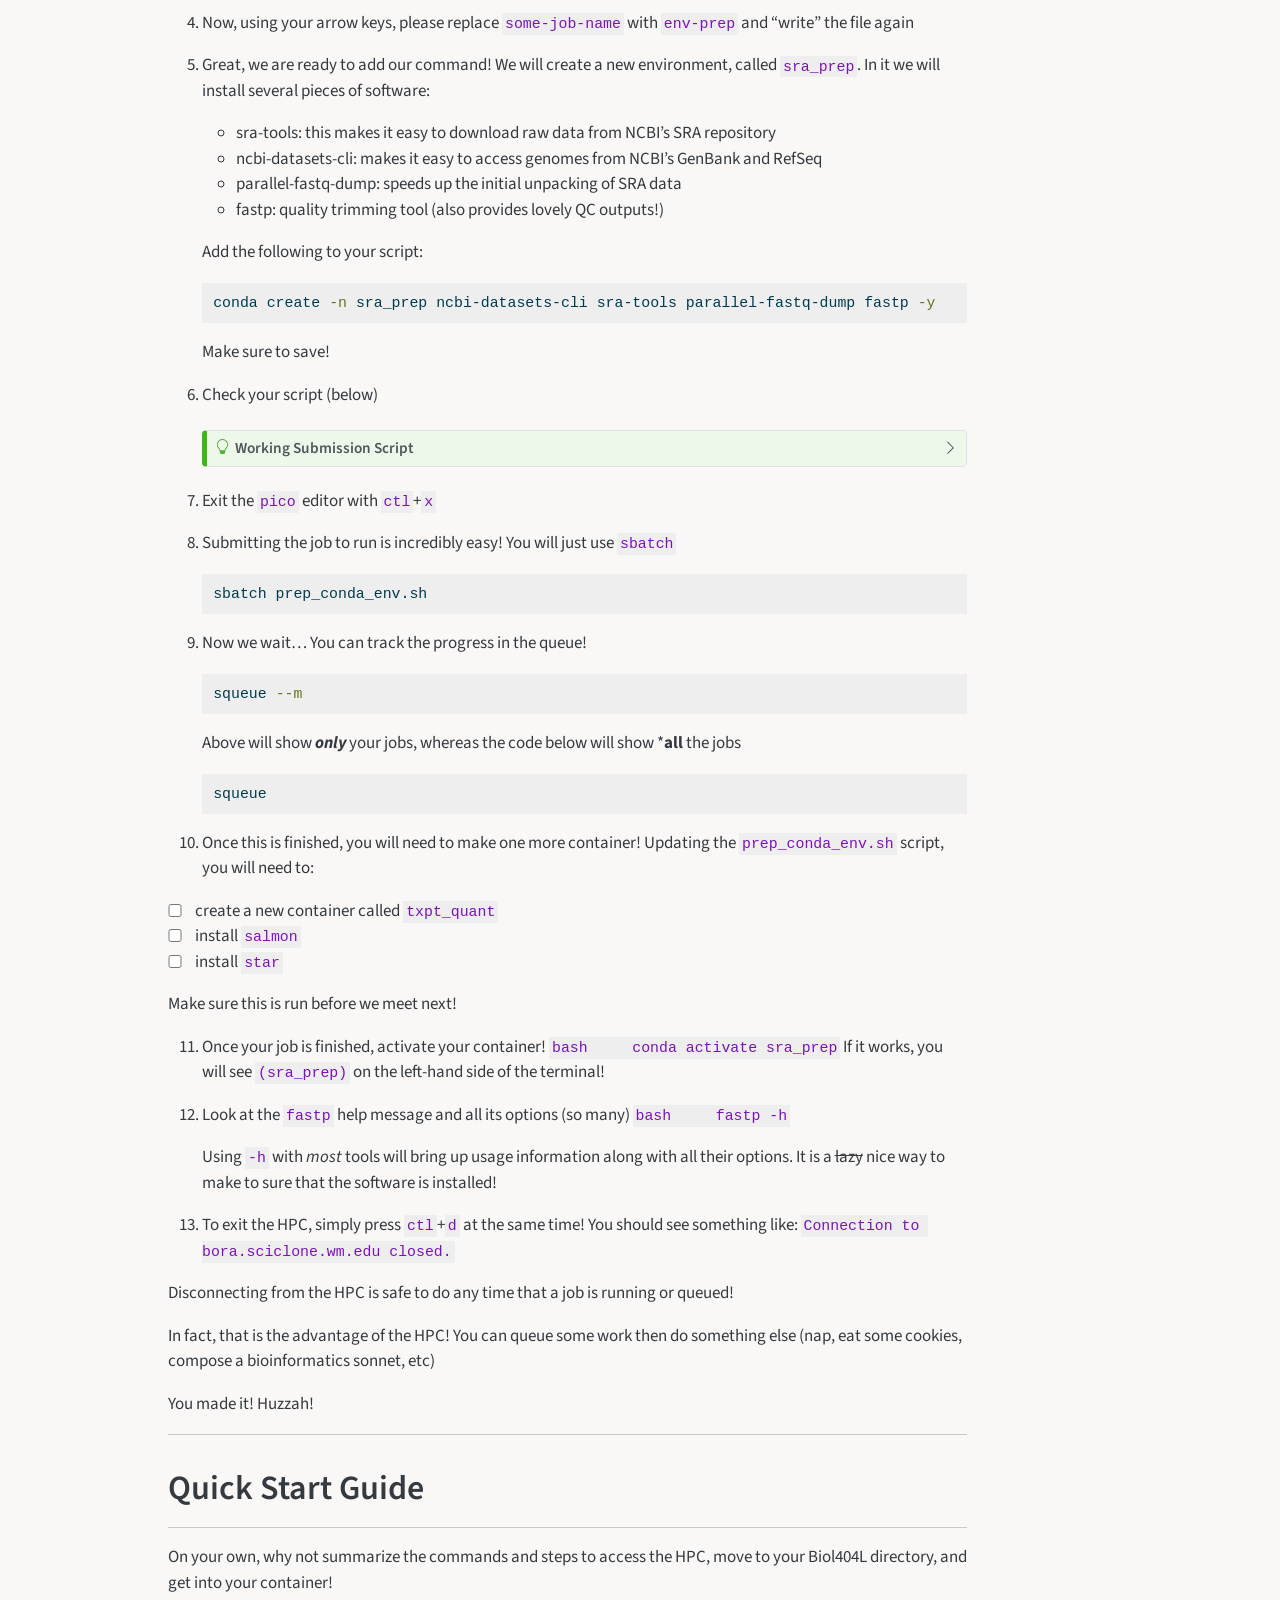
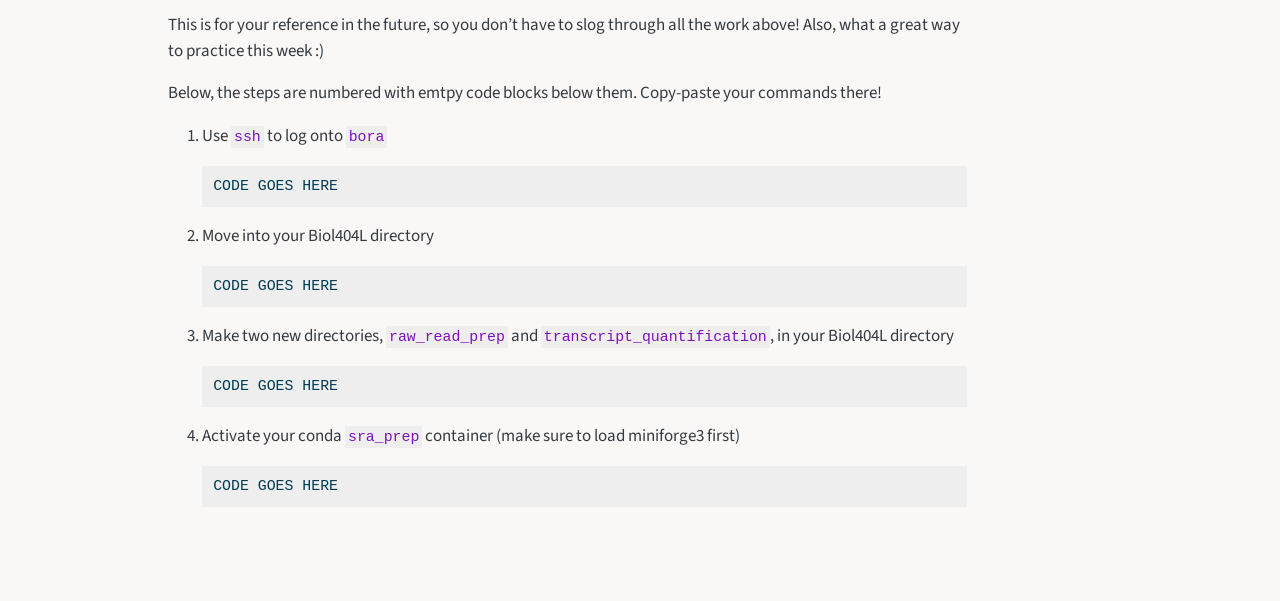
<file: docs/guided-labs/access-setup-hpc.html>
<!DOCTYPE html>
<html xmlns="http://www.w3.org/1999/xhtml" lang="en" xml:lang="en"><head>

<meta charset="utf-8">
<meta name="generator" content="quarto-1.8.25">

<meta name="viewport" content="width=device-width, initial-scale=1.0, user-scalable=yes">

<meta name="author" content="Your Name">
<meta name="dcterms.date" content="2026-08-31">
<meta name="keywords" content="conda, container, hpc, install">

<title>Accessing W&amp;M’s HPC – My lab notebook</title>
<style>
code{white-space: pre-wrap;}
span.smallcaps{font-variant: small-caps;}
div.columns{display: flex; gap: min(4vw, 1.5em);}
div.column{flex: auto; overflow-x: auto;}
div.hanging-indent{margin-left: 1.5em; text-indent: -1.5em;}
ul.task-list{list-style: none;}
ul.task-list li input[type="checkbox"] {
  width: 0.8em;
  margin: 0 0.8em 0.2em -1em; /* quarto-specific, see https://github.com/quarto-dev/quarto-cli/issues/4556 */ 
  vertical-align: middle;
}
/* CSS for syntax highlighting */
html { -webkit-text-size-adjust: 100%; }
pre > code.sourceCode { white-space: pre; position: relative; }
pre > code.sourceCode > span { display: inline-block; line-height: 1.25; }
pre > code.sourceCode > span:empty { height: 1.2em; }
.sourceCode { overflow: visible; }
code.sourceCode > span { color: inherit; text-decoration: inherit; }
div.sourceCode { margin: 1em 0; }
pre.sourceCode { margin: 0; }
@media screen {
div.sourceCode { overflow: auto; }
}
@media print {
pre > code.sourceCode { white-space: pre-wrap; }
pre > code.sourceCode > span { text-indent: -5em; padding-left: 5em; }
}
pre.numberSource code
  { counter-reset: source-line 0; }
pre.numberSource code > span
  { position: relative; left: -4em; counter-increment: source-line; }
pre.numberSource code > span > a:first-child::before
  { content: counter(source-line);
    position: relative; left: -1em; text-align: right; vertical-align: baseline;
    border: none; display: inline-block;
    -webkit-touch-callout: none; -webkit-user-select: none;
    -khtml-user-select: none; -moz-user-select: none;
    -ms-user-select: none; user-select: none;
    padding: 0 4px; width: 4em;
  }
pre.numberSource { margin-left: 3em;  padding-left: 4px; }
div.sourceCode
  {   }
@media screen {
pre > code.sourceCode > span > a:first-child::before { text-decoration: underline; }
}
</style>


<script src="../site_libs/quarto-nav/quarto-nav.js"></script>
<script src="../site_libs/quarto-nav/headroom.min.js"></script>
<script src="../site_libs/clipboard/clipboard.min.js"></script>
<script src="../site_libs/quarto-search/autocomplete.umd.js"></script>
<script src="../site_libs/quarto-search/fuse.min.js"></script>
<script src="../site_libs/quarto-search/quarto-search.js"></script>
<meta name="quarto:offset" content="../">
<script src="../site_libs/quarto-html/quarto.js" type="module"></script>
<script src="../site_libs/quarto-html/tabsets/tabsets.js" type="module"></script>
<script src="../site_libs/quarto-html/axe/axe-check.js" type="module"></script>
<script src="../site_libs/quarto-html/popper.min.js"></script>
<script src="../site_libs/quarto-html/tippy.umd.min.js"></script>
<script src="../site_libs/quarto-html/anchor.min.js"></script>
<link href="../site_libs/quarto-html/tippy.css" rel="stylesheet">
<link href="../site_libs/quarto-html/quarto-syntax-highlighting-7b89279ff1a6dce999919e0e67d4d9ec.css" rel="stylesheet" id="quarto-text-highlighting-styles">
<script src="../site_libs/bootstrap/bootstrap.min.js"></script>
<link href="../site_libs/bootstrap/bootstrap-icons.css" rel="stylesheet">
<link href="../site_libs/bootstrap/bootstrap-201457e10df45b5d6cd71300b2e7406b.min.css" rel="stylesheet" append-hash="true" id="quarto-bootstrap" data-mode="light">
<script id="quarto-search-options" type="application/json">{
  "location": "navbar",
  "copy-button": false,
  "collapse-after": 3,
  "panel-placement": "end",
  "type": "overlay",
  "limit": 50,
  "keyboard-shortcut": [
    "f",
    "/",
    "s"
  ],
  "show-item-context": false,
  "language": {
    "search-no-results-text": "No results",
    "search-matching-documents-text": "matching documents",
    "search-copy-link-title": "Copy link to search",
    "search-hide-matches-text": "Hide additional matches",
    "search-more-match-text": "more match in this document",
    "search-more-matches-text": "more matches in this document",
    "search-clear-button-title": "Clear",
    "search-text-placeholder": "",
    "search-detached-cancel-button-title": "Cancel",
    "search-submit-button-title": "Submit",
    "search-label": "Search"
  }
}</script>


<link rel="stylesheet" href="../styles.css">
</head>

<body class="nav-fixed quarto-light">

<div id="quarto-search-results"></div>
  <header id="quarto-header" class="headroom fixed-top">
    <nav class="navbar navbar-expand-lg " data-bs-theme="dark">
      <div class="navbar-container container-fluid">
      <div class="navbar-brand-container mx-auto">
    <a href="../index.html" class="navbar-brand navbar-brand-logo">
    </a>
    <a class="navbar-brand" href="../index.html">
    <span class="navbar-title">My lab notebook</span>
    </a>
  </div>
            <div id="quarto-search" class="" title="Search"></div>
          <button class="navbar-toggler" type="button" data-bs-toggle="collapse" data-bs-target="#navbarCollapse" aria-controls="navbarCollapse" role="menu" aria-expanded="false" aria-label="Toggle navigation" onclick="if (window.quartoToggleHeadroom) { window.quartoToggleHeadroom(); }">
  <span class="navbar-toggler-icon"></span>
</button>
          <div class="collapse navbar-collapse" id="navbarCollapse">
            <ul class="navbar-nav navbar-nav-scroll me-auto">
  <li class="nav-item">
    <a class="nav-link" href="../guided-labs/index.html"> 
<span class="menu-text">Guided Labs</span></a>
  </li>  
  <li class="nav-item">
    <a class="nav-link" href="../weekly-notes/index.html"> 
<span class="menu-text">Weekly notes</span></a>
  </li>  
  <li class="nav-item dropdown ">
    <a class="nav-link dropdown-toggle" href="#" id="nav-menu-projects" role="link" data-bs-toggle="dropdown" aria-expanded="false">
 <span class="menu-text">Projects</span>
    </a>
    <ul class="dropdown-menu" aria-labelledby="nav-menu-projects">    
        <li>
    <a class="dropdown-item" href="../projects/how-to.html">
 <span class="dropdown-text">How to create new projects</span></a>
  </li>  
        <li>
    <a class="dropdown-item" href="../projects/Semester-Project/index.html">
 <span class="dropdown-text">Semester-Project</span></a>
  </li>  
    </ul>
  </li>
</ul>
          </div> <!-- /navcollapse -->
            <div class="quarto-navbar-tools">
</div>
      </div> <!-- /container-fluid -->
    </nav>
</header>
<!-- content -->
<div id="quarto-content" class="quarto-container page-columns page-rows-contents page-layout-article page-navbar">
<!-- sidebar -->
<!-- margin-sidebar -->
    <div id="quarto-margin-sidebar" class="sidebar margin-sidebar">
        <nav id="TOC" role="doc-toc" class="toc-active">
    <h2 id="toc-title">On this page</h2>
   
  <ul>
  <li><a href="#goals-of-the-lab-overall" id="toc-goals-of-the-lab-overall" class="nav-link active" data-scroll-target="#goals-of-the-lab-overall">Goals of the lab overall</a>
  <ul class="collapse">
  <li><a href="#for-your-success-in-the-lab" id="toc-for-your-success-in-the-lab" class="nav-link" data-scroll-target="#for-your-success-in-the-lab">For your success in the lab</a></li>
  </ul></li>
  <li><a href="#lab-deep-dive" id="toc-lab-deep-dive" class="nav-link" data-scroll-target="#lab-deep-dive">Lab Deep-dive</a>
  <ul class="collapse">
  <li><a href="#overview-of-todays-lab" id="toc-overview-of-todays-lab" class="nav-link" data-scroll-target="#overview-of-todays-lab">Overview of today’s lab</a></li>
  <li><a href="#accessing-the-hpc-at-william-mary" id="toc-accessing-the-hpc-at-william-mary" class="nav-link" data-scroll-target="#accessing-the-hpc-at-william-mary">Accessing the HPC at William &amp; Mary</a></li>
  <li><a href="#before-we-get-started" id="toc-before-we-get-started" class="nav-link" data-scroll-target="#before-we-get-started">Before we get started</a></li>
  <li><a href="#wms-hpc-server" id="toc-wms-hpc-server" class="nav-link" data-scroll-target="#wms-hpc-server">W&amp;M’s HPC server</a>
  <ul class="collapse">
  <li><a href="#overview-of-the-unix-operating-system-and-directory-structure" id="toc-overview-of-the-unix-operating-system-and-directory-structure" class="nav-link" data-scroll-target="#overview-of-the-unix-operating-system-and-directory-structure">Overview of the UNIX operating system and directory structure</a></li>
  </ul></li>
  <li><a href="#connecting-to-bora.sciclone.wm.edu" id="toc-connecting-to-bora.sciclone.wm.edu" class="nav-link" data-scroll-target="#connecting-to-bora.sciclone.wm.edu">Connecting to <code>bora.sciclone.wm.edu</code></a></li>
  <li><a href="#hpc-navigation" id="toc-hpc-navigation" class="nav-link" data-scroll-target="#hpc-navigation">HPC Navigation</a></li>
  <li><a href="#dealing-with-containers" id="toc-dealing-with-containers" class="nav-link" data-scroll-target="#dealing-with-containers">Dealing with Containers</a>
  <ul class="collapse">
  <li><a href="#loading-modules-software" id="toc-loading-modules-software" class="nav-link" data-scroll-target="#loading-modules-software">Loading Modules (Software)</a></li>
  </ul></li>
  <li><a href="#submitting-hpc-jobs" id="toc-submitting-hpc-jobs" class="nav-link" data-scroll-target="#submitting-hpc-jobs">Submitting HPC Jobs</a>
  <ul class="collapse">
  <li><a href="#making-our-first-job-submission-script" id="toc-making-our-first-job-submission-script" class="nav-link" data-scroll-target="#making-our-first-job-submission-script">Making our first job-submission-script</a></li>
  </ul></li>
  </ul></li>
  <li><a href="#quick-start-guide" id="toc-quick-start-guide" class="nav-link" data-scroll-target="#quick-start-guide">Quick Start Guide</a></li>
  </ul>
</nav>
    </div>
<!-- main -->
<main class="content" id="quarto-document-content">

<header id="title-block-header" class="quarto-title-block default">
<div class="quarto-title">
<h1 class="title">Accessing W&amp;M’s HPC</h1>
</div>



<div class="quarto-title-meta">

    <div>
    <div class="quarto-title-meta-heading">Author</div>
    <div class="quarto-title-meta-contents">
             <p>Your Name </p>
          </div>
  </div>
    
    <div>
    <div class="quarto-title-meta-heading">Published</div>
    <div class="quarto-title-meta-contents">
      <p class="date">August 31, 2026</p>
    </div>
  </div>
  
    
  </div>
  

<div>
  <div class="keywords">
    <div class="block-title">Keywords</div>
    <p>conda, container, hpc, install</p>
  </div>
</div>

</header>


<section id="goals-of-the-lab-overall" class="level1">
<h1>Goals of the lab overall</h1>
<hr>
<p>The skills acquired in this lab class are crucial for bioinformatic tasks using molecular data, such as data analysis, scripting, and working in high-performance computing (HPC) environments. My hope is that you don’t just type the commands into the terminal and move on – I would like you to <strong><em>think</em></strong> about what these commands are doing and start imagining how they could be useful in analyzing your own data.</p>
<section id="for-your-success-in-the-lab" class="level2">
<h2 class="anchored" data-anchor-id="for-your-success-in-the-lab">For your success in the lab</h2>
<p>Each lab is inteded to be a reference point for you on various bioinformatic tasks. To make the most of these labs, please treat them like a <strong>personal resource</strong>, so adjust any specific commands accordingly.</p>
<hr>
</section>
</section>
<section id="lab-deep-dive" class="level1">
<h1>Lab Deep-dive</h1>
<hr>
<section id="overview-of-todays-lab" class="level3">
<h3 class="anchored" data-anchor-id="overview-of-todays-lab">Overview of today’s lab</h3>
<p>This lab provides an introduction to UNIX/Linux operating systems and the fundamentals of connecting to remote servers in the context of bioinformatics. Throughout the labs, you will gain hands-on experience with essential <em>bash</em> commands, including file manipulation, and remote server access.</p>
<p>I strongly suggest asking questions today while the exercise is fresh in your mind (and while your classmates are around to help you!).</p>
</section>
<section id="accessing-the-hpc-at-william-mary" class="level3">
<h3 class="anchored" data-anchor-id="accessing-the-hpc-at-william-mary">Accessing the HPC at William &amp; Mary</h3>
<ul class="task-list">
<li><label><input type="checkbox">Access William &amp; Mary’s HPC</label></li>
<li><label><input type="checkbox">Make the first container on the HPC</label></li>
<li><label><input type="checkbox">Install some software into that container</label></li>
</ul>
</section>
<section id="before-we-get-started" class="level2">
<h2 class="anchored" data-anchor-id="before-we-get-started">Before we get started</h2>
<p>All of the labs for this course will be in QuartoMD format like this. You will be required to copy these to your own personal account and should be updating them! Your only formal grades for this course are based on the semester project. These guided-labs are there to help you build your familiarity with creating documentation, managing, data, reporting, and with all sorts of coding and scripting.</p>
<p>Update and add things as you see fit! The more effort you place here, the more useful this will be for you!</p>
<p>At times, I will include blocks to highlight snippets of code and/or get you to pause and think!</p>
<div class="callout callout-style-default callout-note callout-titled" title="Note">
<div class="callout-header d-flex align-content-center">
<div class="callout-icon-container">
<i class="callout-icon"></i>
</div>
<div class="callout-title-container flex-fill">
<span class="screen-reader-only">Note</span>Note
</div>
</div>
<div class="callout-body-container callout-body">
<p>There will be some questions in blue that you can answer.</p>
</div>
</div>
<p>Some commands/instructions will have the potential to set you back, and require some deeper thought and/or carefulness.</p>
<div class="callout callout-style-default callout-caution callout-titled" title="Caution">
<div class="callout-header d-flex align-content-center">
<div class="callout-icon-container">
<i class="callout-icon"></i>
</div>
<div class="callout-title-container flex-fill">
<span class="screen-reader-only">Caution</span>Caution
</div>
</div>
<div class="callout-body-container callout-body">
<p>This will highlight things that may need a bit of caution before you proceed.</p>
<p>This can include steps that may take a bit of time, or dangerous coding commands (e.g., those that remove <em>all</em> the files…)</p>
</div>
</div>
<div class="callout callout-style-default callout-warning callout-titled" title="Warning">
<div class="callout-header d-flex align-content-center">
<div class="callout-icon-container">
<i class="callout-icon"></i>
</div>
<div class="callout-title-container flex-fill">
<span class="screen-reader-only">Warning</span>Warning
</div>
</div>
<div class="callout-body-container callout-body">
<p>Sometimes, it may just be a simple ‘warning’.</p>
</div>
</div>
<p>The first few weeks of the lab will focus on getting you comfortable with the command-line, before we move into diverse analyses, including <strong>differential gene expression</strong> and <strong>population genomics</strong>. This will include step-by-step instructions using our examplar data sets.</p>
<p>My goal is for you to feel comfortable enough to repeat the analyses on the data set of your choice!</p>
<hr>
</section>
<section id="wms-hpc-server" class="level2">
<h2 class="anchored" data-anchor-id="wms-hpc-server">W&amp;M’s HPC server</h2>
<p>If you are using your own computer and want to <em>access the HPC from off-campus</em>, then you will need to download the W&amp;M VPN client. See this <a href="https://www.wm.edu/offices/it/services/network/vpn/">vpn installation link</a> for instructions. If you are connected to the W&amp;M Wi-Fi you will not need to connect to the VPN.</p>
<p>Once you are conneced to the W&amp;M VPN, or using the W&amp;M Wi-Fi, you will need to <code>ssh</code> into one of the sciclone’s <a href="https://www.wm.edu/offices/it/services/researchcomputing/atwm/systemarchitecture/nodes/">subclusters</a>. SciClone is comprised of many different servers (subclusters), each with their own unique set of resources (i.e., high powered CPU’s but low RAM). For most of the lab, we will be using <em>bora</em>.</p>
<p>If using your own computer and you run into issues accessing the HPC, ask me for help if needed!</p>
<section id="overview-of-the-unix-operating-system-and-directory-structure" class="level3">
<h3 class="anchored" data-anchor-id="overview-of-the-unix-operating-system-and-directory-structure">Overview of the UNIX operating system and directory structure</h3>
<ol type="1">
<li>The core structure of Unix directories follows a hierarchical tree-like organization. The root directory serves as the top-level directory, and all other directories and files are organized beneath it</li>
<li>When you first connect to the server, you will be in your home directory by default.</li>
<li>Keep this structure in mind when you’re navigating through directories, especially once we start up/downloading data to your personal computers.</li>
<li>If you ever get confused where you are you can return to the home directory using <code>cd</code></li>
</ol>
</section>
</section>
<section id="connecting-to-bora.sciclone.wm.edu" class="level2">
<h2 class="anchored" data-anchor-id="connecting-to-bora.sciclone.wm.edu">Connecting to <code>bora.sciclone.wm.edu</code></h2>
<p>For both PCs and Macs, I recommend using the terminal to access SciClone.</p>
<ol type="1">
<li><p>Open the Terminal software</p></li>
<li><p>Connect to the remote server using <code>ssh</code> with your username:</p>
<div class="callout callout-style-default callout-note callout-titled" title="SSH into Bora">
<div class="callout-header d-flex align-content-center">
<div class="callout-icon-container">
<i class="callout-icon"></i>
</div>
<div class="callout-title-container flex-fill">
<span class="screen-reader-only">Note</span>SSH into Bora
</div>
</div>
<div class="callout-body-container callout-body">
<p>In the code below, replace <code>wm-username</code> with your W&amp;M username!</p>
<div class="code-copy-outer-scaffold"><div class="sourceCode" id="cb1"><pre class="sourceCode bash code-with-copy"><code class="sourceCode bash"><span id="cb1-1"><a href="#cb1-1" aria-hidden="true" tabindex="-1"></a><span class="fu">ssh</span> wm-username@bora.sciclone.wm.edu</span></code></pre></div><button title="Copy to Clipboard" class="code-copy-button"><i class="bi"></i></button></div>
</div>
</div>
<p>When you connect, you will be sitting in your <code>home directory</code> on the HPC!</p></li>
</ol>
<hr>
</section>
<section id="hpc-navigation" class="level2">
<h2 class="anchored" data-anchor-id="hpc-navigation">HPC Navigation</h2>
<p>Moving around the HPC uses common UNIX commands (I will provide a link to a useful cheatsheet).</p>
<p>When you first log in, you are interacting the HPC’s <code>head-node</code> (we will talk about this in class!). Additionally, the location where you first “land” onto the HPC is <strong><em>not where you will work!</em></strong></p>
<p>Before we do too much, let’s use some basic commands to see what is in our current folder, move around, and check where we are:</p>
<ol type="1">
<li><p>It may be kind of weird to think like this, but the parts of your laptop that you interact with really are just graphical representations of folders (directories). This is no different on the HPC! We can see the contents of this directory really easily.</p>
<div class="code-copy-outer-scaffold"><div class="sourceCode" id="cb2"><pre class="sourceCode bash code-with-copy"><code class="sourceCode bash"><span id="cb2-1"><a href="#cb2-1" aria-hidden="true" tabindex="-1"></a><span class="fu">ls</span></span></code></pre></div><button title="Copy to Clipboard" class="code-copy-button"><i class="bi"></i></button></div></li>
<li><p>You should see a couple big directories, including <code>scr10</code>, <code>scr20</code>, <code>scr30</code>. These are the “scratch” spaces, which is our playground!</p>
<div class="callout callout-style-default callout-caution callout-titled" title="Storage Limitations">
<div class="callout-header d-flex align-content-center">
<div class="callout-icon-container">
<i class="callout-icon"></i>
</div>
<div class="callout-title-container flex-fill">
<span class="screen-reader-only">Caution</span>Storage Limitations
</div>
</div>
<div class="callout-body-container callout-body">
<p><strong>Do not</strong> store files outside of <code>scr10</code> for this lab. Additionally, <strong>do not</strong> use <code>scr10</code> as a semi-permanent storage space! It is purged every few months, so please treat it like a shared kitchen and make sure we clean up after ourselves when we can!</p>
</div>
</div></li>
<li><p>Let’s move into <code>scr10</code>, which is where we will do most of our work</p>
<div class="code-copy-outer-scaffold"><div class="sourceCode" id="cb3"><pre class="sourceCode bash code-with-copy"><code class="sourceCode bash"><span id="cb3-1"><a href="#cb3-1" aria-hidden="true" tabindex="-1"></a><span class="bu">cd</span> scr10</span></code></pre></div><button title="Copy to Clipboard" class="code-copy-button"><i class="bi"></i></button></div></li>
<li><p>It can be easy to get lost on the HPC! Thankfully, we have the <strong>best unix command ever</strong>: <code>pwd</code></p>
<div class="code-copy-outer-scaffold"><div class="sourceCode" id="cb4"><pre class="sourceCode bash code-with-copy"><code class="sourceCode bash"><span id="cb4-1"><a href="#cb4-1" aria-hidden="true" tabindex="-1"></a><span class="bu">pwd</span></span></code></pre></div><button title="Copy to Clipboard" class="code-copy-button"><i class="bi"></i></button></div>
<div class="callout callout-style-default callout-note callout-titled" title="`pwd` is your Friend!">
<div class="callout-header d-flex align-content-center">
<div class="callout-icon-container">
<i class="callout-icon"></i>
</div>
<div class="callout-title-container flex-fill">
<span class="screen-reader-only">Note</span><code>pwd</code> is your Friend!
</div>
</div>
<div class="callout-body-container callout-body">
<p>The output of <code>pwd</code> is the PATH to your current location. Each <code>/</code> marks a different directory, so you can see <strong><em>exactly</em></strong> where you are.</p>
<p>This is referred to as the <em>absolute</em> PATH, which is just like having <em>exact</em> GPS coordinates for where you are!</p>
</div>
</div></li>
<li><p>If you ever get lost, and this will happen, simply using <code>cd</code> will bring you back to your <code>home directory</code></p></li>
<li><p>While we are here, let’s make a folder the lab too</p>
<div class="code-copy-outer-scaffold"><div class="sourceCode" id="cb5"><pre class="sourceCode bash code-with-copy"><code class="sourceCode bash"><span id="cb5-1"><a href="#cb5-1" aria-hidden="true" tabindex="-1"></a><span class="fu">mkdir</span> Biol404L</span></code></pre></div><button title="Copy to Clipboard" class="code-copy-button"><i class="bi"></i></button></div></li>
<li><p>Move into the new folder you made!</p>
<div class="callout callout-style-default callout-tip callout-titled" title="In case you get stumped">
<div class="callout-header d-flex align-content-center collapsed" data-bs-toggle="collapse" data-bs-target=".callout-7-contents" aria-controls="callout-7" aria-expanded="false" aria-label="Toggle callout">
<div class="callout-icon-container">
<i class="callout-icon"></i>
</div>
<div class="callout-title-container flex-fill">
<span class="screen-reader-only">Tip</span>In case you get stumped
</div>
<div class="callout-btn-toggle d-inline-block border-0 py-1 ps-1 pe-0 float-end"><i class="callout-toggle"></i></div>
</div>
<div id="callout-7" class="callout-7-contents callout-collapse collapse">
<div class="callout-body-container callout-body">
<p>Use the <code>cd</code> command to move into your folder!</p>
<div class="code-copy-outer-scaffold"><div class="sourceCode" id="cb6"><pre class="sourceCode bash code-with-copy"><code class="sourceCode bash"><span id="cb6-1"><a href="#cb6-1" aria-hidden="true" tabindex="-1"></a><span class="bu">cd</span> Biol404L</span></code></pre></div><button title="Copy to Clipboard" class="code-copy-button"><i class="bi"></i></button></div>
</div>
</div>
</div></li>
<li><p>Use <code>ls</code> and <code>pwd</code> to see what is inside this folder and where you are on the HPC!</p></li>
<li><p>Move back to your <code>home directory</code></p>
<div class="callout callout-style-default callout-tip callout-titled" title="In case you get stumped">
<div class="callout-header d-flex align-content-center collapsed" data-bs-toggle="collapse" data-bs-target=".callout-8-contents" aria-controls="callout-8" aria-expanded="false" aria-label="Toggle callout">
<div class="callout-icon-container">
<i class="callout-icon"></i>
</div>
<div class="callout-title-container flex-fill">
<span class="screen-reader-only">Tip</span>In case you get stumped
</div>
<div class="callout-btn-toggle d-inline-block border-0 py-1 ps-1 pe-0 float-end"><i class="callout-toggle"></i></div>
</div>
<div id="callout-8" class="callout-8-contents callout-collapse collapse">
<div class="callout-body-container callout-body">
<p>Use the <code>cd</code> by itself to move to your <code>home directory</code>!</p>
<div class="code-copy-outer-scaffold"><div class="sourceCode" id="cb7"><pre class="sourceCode bash code-with-copy"><code class="sourceCode bash"><span id="cb7-1"><a href="#cb7-1" aria-hidden="true" tabindex="-1"></a><span class="bu">cd</span></span></code></pre></div><button title="Copy to Clipboard" class="code-copy-button"><i class="bi"></i></button></div>
</div>
</div>
</div></li>
<li><p>Soon we will be done moving around for a little bit, just a few more to do! Let’s move <em>directly</em> into our <code>Biol404L</code> directory, then use <code>pwd</code> to check! <code>bash     cd scr10/Biol404L     pwd</code> You made it!</p></li>
<li><p>We can also move “backwards” to a less “nested” folder. We can use <code>..</code> to navigate back a directory <strong>relative</strong> to where we are. Let’s try it out and see what it looks like! <code>bash     cd ..     pwd</code></p></li>
<li><p>Move back into your <code>Biol404L</code> folder (see the prior commands/steps if you need help, before asking me or a neighbor)</p></li>
<li><p>Let’s move “backwards” two times at once! <code>bash     cd ../..</code></p>
<div class="callout callout-style-default callout-note callout-titled" title="Did you notice?">
<div class="callout-header d-flex align-content-center collapsed" data-bs-toggle="collapse" data-bs-target=".callout-9-contents" aria-controls="callout-9" aria-expanded="false" aria-label="Toggle callout">
<div class="callout-icon-container">
<i class="callout-icon"></i>
</div>
<div class="callout-title-container flex-fill">
<span class="screen-reader-only">Note</span>Did you notice?
</div>
<div class="callout-btn-toggle d-inline-block border-0 py-1 ps-1 pe-0 float-end"><i class="callout-toggle"></i></div>
</div>
<div id="callout-9" class="callout-9-contents callout-collapse collapse">
<div class="callout-body-container callout-body">
<p>To move back one directory, we use <code>..</code>. However, to move back <strong>two</strong> directories, we have to put a ‘/’ in the middle!</p>
<p>You can do this as many times as needed, although it can get confusing…</p>
</div>
</div>
</div></li>
<li><p>Where are you now? How would you check?</p></li>
<li><p>If you feel comfortable, make sure to move back into the Biol404L folder.</p></li>
<li><p>One last task before we continue! Make a new directory called <code>Slurm_Scripts</code> then move into it!</p>
<div class="callout callout-style-default callout-tip callout-titled" title="In case you get stumped">
<div class="callout-header d-flex align-content-center collapsed" data-bs-toggle="collapse" data-bs-target=".callout-10-contents" aria-controls="callout-10" aria-expanded="false" aria-label="Toggle callout">
<div class="callout-icon-container">
<i class="callout-icon"></i>
</div>
<div class="callout-title-container flex-fill">
<span class="screen-reader-only">Tip</span>In case you get stumped
</div>
<div class="callout-btn-toggle d-inline-block border-0 py-1 ps-1 pe-0 float-end"><i class="callout-toggle"></i></div>
</div>
<div id="callout-10" class="callout-10-contents callout-collapse collapse">
<div class="callout-body-container callout-body">
<p>You can use the <code>mkdir</code> command!</p>
<div class="code-copy-outer-scaffold"><div class="sourceCode" id="cb8"><pre class="sourceCode bash code-with-copy"><code class="sourceCode bash"><span id="cb8-1"><a href="#cb8-1" aria-hidden="true" tabindex="-1"></a><span class="fu">mkdir</span> Slurm_Scripts</span>
<span id="cb8-2"><a href="#cb8-2" aria-hidden="true" tabindex="-1"></a><span class="bu">cd</span> Slurm_Scripts</span></code></pre></div><button title="Copy to Clipboard" class="code-copy-button"><i class="bi"></i></button></div>
</div>
</div>
</div></li>
</ol>
<p>Great! You are now on your way to becoming a UNIX navigation expert.</p>
<hr>
</section>
<section id="dealing-with-containers" class="level2">
<h2 class="anchored" data-anchor-id="dealing-with-containers">Dealing with Containers</h2>
<p>This next section will combine a fair bit of commands, which will become more familiar as you work in this lab. You are <strong>not expected</strong> to be an expert right away!</p>
<section id="loading-modules-software" class="level3">
<h3 class="anchored" data-anchor-id="loading-modules-software">Loading Modules (Software)</h3>
<p>The HPC has quite a lot of software already installed on it. This varies by with subclusters you are working with (remember we are working on <code>bora</code>).</p>
<div class="callout callout-style-default callout-note callout-titled" title="Want to see the available software">
<div class="callout-header d-flex align-content-center collapsed" data-bs-toggle="collapse" data-bs-target=".callout-11-contents" aria-controls="callout-11" aria-expanded="false" aria-label="Toggle callout">
<div class="callout-icon-container">
<i class="callout-icon"></i>
</div>
<div class="callout-title-container flex-fill">
<span class="screen-reader-only">Note</span>Want to see the available software
</div>
<div class="callout-btn-toggle d-inline-block border-0 py-1 ps-1 pe-0 float-end"><i class="callout-toggle"></i></div>
</div>
<div id="callout-11" class="callout-11-contents callout-collapse collapse">
<div class="callout-body-container callout-body">
<p>If you do, then run the following command:</p>
<div class="code-copy-outer-scaffold"><div class="sourceCode" id="cb9"><pre class="sourceCode bash code-with-copy"><code class="sourceCode bash"><span id="cb9-1"><a href="#cb9-1" aria-hidden="true" tabindex="-1"></a><span class="ex">module</span> avail</span></code></pre></div><button title="Copy to Clipboard" class="code-copy-button"><i class="bi"></i></button></div>
</div>
</div>
</div>
<p>We do want to use containers in this lab. To do so, we will be using <a href="https://www.anaconda.com/">Anaconda</a> and <a href="https://bioconda.github.io/">BioConda</a>.</p>
<ol type="1">
<li><p>Load the <code>miniforge</code> module</p>
<div class="code-copy-outer-scaffold"><div class="sourceCode" id="cb10"><pre class="sourceCode bash code-with-copy"><code class="sourceCode bash"><span id="cb10-1"><a href="#cb10-1" aria-hidden="true" tabindex="-1"></a><span class="ex">module</span> load miniforge3/24.9.2-0</span></code></pre></div><button title="Copy to Clipboard" class="code-copy-button"><i class="bi"></i></button></div></li>
<li><p>Let’s see what modules are loaded already</p>
<div class="code-copy-outer-scaffold"><div class="sourceCode" id="cb11"><pre class="sourceCode bash code-with-copy"><code class="sourceCode bash"><span id="cb11-1"><a href="#cb11-1" aria-hidden="true" tabindex="-1"></a><span class="ex">module</span> avail</span></code></pre></div><button title="Copy to Clipboard" class="code-copy-button"><i class="bi"></i></button></div>
<div class="callout callout-style-default callout-note callout-titled" title="What do you see?">
<div class="callout-header d-flex align-content-center collapsed" data-bs-toggle="collapse" data-bs-target=".callout-12-contents" aria-controls="callout-12" aria-expanded="false" aria-label="Toggle callout">
<div class="callout-icon-container">
<i class="callout-icon"></i>
</div>
<div class="callout-title-container flex-fill">
<span class="screen-reader-only">Note</span>What do you see?
</div>
<div class="callout-btn-toggle d-inline-block border-0 py-1 ps-1 pe-0 float-end"><i class="callout-toggle"></i></div>
</div>
<div id="callout-12" class="callout-12-contents callout-collapse collapse">
<div class="callout-body-container callout-body">
<p>You should notice that two pieces of software are highlighted!</p>
<p>SLURM and Miniforge3!</p>
</div>
</div>
</div></li>
<li><p>Miniforge3 is our <code>Anaconda</code> software. However, it does not natively connect or know where to find bioinformatic packages. Most of those are available through <a href="https://bioconda.github.io/">BioConda</a>.</p></li>
<li><p>We will follow the BioConda setup instructions for <code>Conda</code> that are found on their website.</p>
<div class="code-copy-outer-scaffold"><div class="sourceCode" id="cb12"><pre class="sourceCode bash code-with-copy"><code class="sourceCode bash"><span id="cb12-1"><a href="#cb12-1" aria-hidden="true" tabindex="-1"></a><span class="ex">conda</span> config <span class="at">--add</span> channels bioconda</span>
<span id="cb12-2"><a href="#cb12-2" aria-hidden="true" tabindex="-1"></a><span class="ex">conda</span> config <span class="at">--add</span> channels conda-forge</span>
<span id="cb12-3"><a href="#cb12-3" aria-hidden="true" tabindex="-1"></a><span class="ex">conda</span> config <span class="at">--set</span> channel_priority strict</span></code></pre></div><button title="Copy to Clipboard" class="code-copy-button"><i class="bi"></i></button></div></li>
</ol>
<p>Now we are almost ready to install software! Woohoo!</p>
<p>It is worth noting that <code>conda</code> refers to their “containers” as environments. For our purposes, this is the same thing, so do not be alarmed!</p>
<hr>
</section>
</section>
<section id="submitting-hpc-jobs" class="level2">
<h2 class="anchored" data-anchor-id="submitting-hpc-jobs">Submitting HPC Jobs</h2>
<p>In this part we will set up a job submission script. These are important to understand as we will be using them throughout the lab course.</p>
<p>I have placed a template of one below (I will break down what each part means!):</p>
<div class="code-copy-outer-scaffold"><div class="sourceCode" id="cb13"><pre class="sourceCode bash code-with-copy"><code class="sourceCode bash"><span id="cb13-1"><a href="#cb13-1" aria-hidden="true" tabindex="-1"></a><span class="co">#!/bin/bash</span></span>
<span id="cb13-2"><a href="#cb13-2" aria-hidden="true" tabindex="-1"></a><span class="co">#SBATCH --job-name=some-job-name</span></span>
<span id="cb13-3"><a href="#cb13-3" aria-hidden="true" tabindex="-1"></a><span class="co">#SBATCH --nodes=1</span></span>
<span id="cb13-4"><a href="#cb13-4" aria-hidden="true" tabindex="-1"></a><span class="co">#SBATCH --ntasks=1</span></span>
<span id="cb13-5"><a href="#cb13-5" aria-hidden="true" tabindex="-1"></a><span class="co">#SBATCH -t 1:00:00</span></span>
<span id="cb13-6"><a href="#cb13-6" aria-hidden="true" tabindex="-1"></a><span class="co">#SBATCH --mem=8G</span></span></code></pre></div><button title="Copy to Clipboard" class="code-copy-button"><i class="bi"></i></button></div>
<p>It is nice to keep your job submission scripts together, staying organized is KEY!</p>
<hr>
<section id="making-our-first-job-submission-script" class="level3">
<h3 class="anchored" data-anchor-id="making-our-first-job-submission-script">Making our first job-submission-script</h3>
<p>We will actually be submitting a job to make our container <strong><em>and</em></strong> install some software! The easiest option is to use an existing text editor in the terminal, <code>pico</code></p>
<ol type="1">
<li><p>Open a new file, <code>prep_conda_env.sh</code>, with <code>pico</code> Your screen should be empty!</p></li>
<li><p>Copy and paste the template for our job submission that was found in the last section</p></li>
<li><p>To “write” the file quickly (equivalent of saving), press <code>ctl</code>+<code>o</code> keys at the same time and hit <code>enter</code></p></li>
<li><p>Now, using your arrow keys, please replace <code>some-job-name</code> with <code>env-prep</code> and “write” the file again</p></li>
<li><p>Great, we are ready to add our command! We will create a new environment, called <code>sra_prep</code>. In it we will install several pieces of software:</p>
<ul>
<li>sra-tools: this makes it easy to download raw data from NCBI’s SRA repository</li>
<li>ncbi-datasets-cli: makes it easy to access genomes from NCBI’s GenBank and RefSeq</li>
<li>parallel-fastq-dump: speeds up the initial unpacking of SRA data</li>
<li>fastp: quality trimming tool (also provides lovely QC outputs!)</li>
</ul>
<p>Add the following to your script:</p>
<div class="code-copy-outer-scaffold"><div class="sourceCode" id="cb14"><pre class="sourceCode bash code-with-copy"><code class="sourceCode bash"><span id="cb14-1"><a href="#cb14-1" aria-hidden="true" tabindex="-1"></a><span class="ex">conda</span> create <span class="at">-n</span> sra_prep ncbi-datasets-cli sra-tools parallel-fastq-dump fastp <span class="at">-y</span></span></code></pre></div><button title="Copy to Clipboard" class="code-copy-button"><i class="bi"></i></button></div>
<p>Make sure to save!</p></li>
<li><p>Check your script (below)</p>
<div class="callout callout-style-default callout-tip callout-titled" title="Working Submission Script">
<div class="callout-header d-flex align-content-center collapsed" data-bs-toggle="collapse" data-bs-target=".callout-13-contents" aria-controls="callout-13" aria-expanded="false" aria-label="Toggle callout">
<div class="callout-icon-container">
<i class="callout-icon"></i>
</div>
<div class="callout-title-container flex-fill">
<span class="screen-reader-only">Tip</span>Working Submission Script
</div>
<div class="callout-btn-toggle d-inline-block border-0 py-1 ps-1 pe-0 float-end"><i class="callout-toggle"></i></div>
</div>
<div id="callout-13" class="callout-13-contents callout-collapse collapse">
<div class="callout-body-container callout-body">
<div class="code-copy-outer-scaffold"><div class="sourceCode" id="cb15"><pre class="sourceCode bash code-with-copy"><code class="sourceCode bash"><span id="cb15-1"><a href="#cb15-1" aria-hidden="true" tabindex="-1"></a><span class="co">#!/bin/bash</span></span>
<span id="cb15-2"><a href="#cb15-2" aria-hidden="true" tabindex="-1"></a><span class="co">#SBATCH --job-name=some-job-name</span></span>
<span id="cb15-3"><a href="#cb15-3" aria-hidden="true" tabindex="-1"></a><span class="co">#SBATCH --nodes=1</span></span>
<span id="cb15-4"><a href="#cb15-4" aria-hidden="true" tabindex="-1"></a><span class="co">#SBATCH --ntasks=1</span></span>
<span id="cb15-5"><a href="#cb15-5" aria-hidden="true" tabindex="-1"></a><span class="co">#SBATCH -t 1:00:00</span></span>
<span id="cb15-6"><a href="#cb15-6" aria-hidden="true" tabindex="-1"></a><span class="co">#SBATCH --mem=8G</span></span>
<span id="cb15-7"><a href="#cb15-7" aria-hidden="true" tabindex="-1"></a></span>
<span id="cb15-8"><a href="#cb15-8" aria-hidden="true" tabindex="-1"></a><span class="ex">conda</span> create <span class="at">-n</span> sra_prep ncbi-datasets-cli sra-tools fastp parallel-fastq-dump <span class="at">-y</span></span></code></pre></div><button title="Copy to Clipboard" class="code-copy-button"><i class="bi"></i></button></div>
</div>
</div>
</div></li>
<li><p>Exit the <code>pico</code> editor with <code>ctl</code>+<code>x</code></p></li>
<li><p>Submitting the job to run is incredibly easy! You will just use <code>sbatch</code></p>
<div class="code-copy-outer-scaffold"><div class="sourceCode" id="cb16"><pre class="sourceCode bash code-with-copy"><code class="sourceCode bash"><span id="cb16-1"><a href="#cb16-1" aria-hidden="true" tabindex="-1"></a><span class="ex">sbatch</span> prep_conda_env.sh</span></code></pre></div><button title="Copy to Clipboard" class="code-copy-button"><i class="bi"></i></button></div></li>
<li><p>Now we wait… You can track the progress in the queue!</p>
<div class="code-copy-outer-scaffold"><div class="sourceCode" id="cb17"><pre class="sourceCode bash code-with-copy"><code class="sourceCode bash"><span id="cb17-1"><a href="#cb17-1" aria-hidden="true" tabindex="-1"></a><span class="ex">squeue</span> <span class="at">--m</span></span></code></pre></div><button title="Copy to Clipboard" class="code-copy-button"><i class="bi"></i></button></div>
<p>Above will show <strong><em>only</em></strong> your jobs, whereas the code below will show *<strong>all</strong> the jobs</p>
<div class="code-copy-outer-scaffold"><div class="sourceCode" id="cb18"><pre class="sourceCode bash code-with-copy"><code class="sourceCode bash"><span id="cb18-1"><a href="#cb18-1" aria-hidden="true" tabindex="-1"></a><span class="ex">squeue</span></span></code></pre></div><button title="Copy to Clipboard" class="code-copy-button"><i class="bi"></i></button></div></li>
<li><p>Once this is finished, you will need to make one more container! Updating the <code>prep_conda_env.sh</code> script, you will need to:</p></li>
</ol>
<ul class="task-list">
<li><label><input type="checkbox">create a new container called <code>txpt_quant</code></label></li>
<li><label><input type="checkbox">install <code>salmon</code></label></li>
<li><label><input type="checkbox">install <code>star</code></label></li>
</ul>
<p>Make sure this is run before we meet next!</p>
<ol start="11" type="1">
<li><p>Once your job is finished, activate your container! <code>bash     conda activate sra_prep</code> If it works, you will see <code>(sra_prep)</code> on the left-hand side of the terminal!</p></li>
<li><p>Look at the <code>fastp</code> help message and all its options (so many) <code>bash     fastp -h</code></p>
<p>Using <code>-h</code> with <em>most</em> tools will bring up usage information along with all their options. It is a <del>lazy</del> nice way to make to sure that the software is installed!</p></li>
<li><p>To exit the HPC, simply press <code>ctl</code>+<code>d</code> at the same time! You should see something like: <code>Connection to bora.sciclone.wm.edu closed.</code></p></li>
</ol>
<p>Disconnecting from the HPC is safe to do any time that a job is running or queued!</p>
<p>In fact, that is the advantage of the HPC! You can queue some work then do something else (nap, eat some cookies, compose a bioinformatics sonnet, etc)</p>
<p>You made it! Huzzah!</p>
<hr>
</section>
</section>
</section>
<section id="quick-start-guide" class="level1">
<h1>Quick Start Guide</h1>
<hr>
<p>On your own, why not summarize the commands and steps to access the HPC, move to your Biol404L directory, and get into your container!</p>
<p>This is for your reference in the future, so you don’t have to slog through all the work above! Also, what a great way to practice this week :)</p>
<p>Below, the steps are numbered with emtpy code blocks below them. Copy-paste your commands there!</p>
<ol type="1">
<li><p>Use <code>ssh</code> to log onto <code>bora</code></p>
<div class="code-copy-outer-scaffold"><div class="sourceCode" id="cb19"><pre class="sourceCode bash code-with-copy"><code class="sourceCode bash"><span id="cb19-1"><a href="#cb19-1" aria-hidden="true" tabindex="-1"></a><span class="ex">CODE</span> GOES HERE</span></code></pre></div><button title="Copy to Clipboard" class="code-copy-button"><i class="bi"></i></button></div></li>
<li><p>Move into your Biol404L directory</p>
<div class="code-copy-outer-scaffold"><div class="sourceCode" id="cb20"><pre class="sourceCode bash code-with-copy"><code class="sourceCode bash"><span id="cb20-1"><a href="#cb20-1" aria-hidden="true" tabindex="-1"></a><span class="ex">CODE</span> GOES HERE</span></code></pre></div><button title="Copy to Clipboard" class="code-copy-button"><i class="bi"></i></button></div></li>
<li><p>Make two new directories, <code>raw_read_prep</code> and <code>transcript_quantification</code>, in your Biol404L directory</p>
<div class="code-copy-outer-scaffold"><div class="sourceCode" id="cb21"><pre class="sourceCode bash code-with-copy"><code class="sourceCode bash"><span id="cb21-1"><a href="#cb21-1" aria-hidden="true" tabindex="-1"></a><span class="ex">CODE</span> GOES HERE</span></code></pre></div><button title="Copy to Clipboard" class="code-copy-button"><i class="bi"></i></button></div></li>
<li><p>Activate your conda <code>sra_prep</code> container (make sure to load miniforge3 first)</p>
<div class="code-copy-outer-scaffold"><div class="sourceCode" id="cb22"><pre class="sourceCode bash code-with-copy"><code class="sourceCode bash"><span id="cb22-1"><a href="#cb22-1" aria-hidden="true" tabindex="-1"></a><span class="ex">CODE</span> GOES HERE</span></code></pre></div><button title="Copy to Clipboard" class="code-copy-button"><i class="bi"></i></button></div></li>
</ol>


</section>

</main> <!-- /main -->
<script id="quarto-html-after-body" type="application/javascript">
  window.document.addEventListener("DOMContentLoaded", function (event) {
    const icon = "";
    const anchorJS = new window.AnchorJS();
    anchorJS.options = {
      placement: 'right',
      icon: icon
    };
    anchorJS.add('.anchored');
    const isCodeAnnotation = (el) => {
      for (const clz of el.classList) {
        if (clz.startsWith('code-annotation-')) {                     
          return true;
        }
      }
      return false;
    }
    const onCopySuccess = function(e) {
      // button target
      const button = e.trigger;
      // don't keep focus
      button.blur();
      // flash "checked"
      button.classList.add('code-copy-button-checked');
      var currentTitle = button.getAttribute("title");
      button.setAttribute("title", "Copied!");
      let tooltip;
      if (window.bootstrap) {
        button.setAttribute("data-bs-toggle", "tooltip");
        button.setAttribute("data-bs-placement", "left");
        button.setAttribute("data-bs-title", "Copied!");
        tooltip = new bootstrap.Tooltip(button, 
          { trigger: "manual", 
            customClass: "code-copy-button-tooltip",
            offset: [0, -8]});
        tooltip.show();    
      }
      setTimeout(function() {
        if (tooltip) {
          tooltip.hide();
          button.removeAttribute("data-bs-title");
          button.removeAttribute("data-bs-toggle");
          button.removeAttribute("data-bs-placement");
        }
        button.setAttribute("title", currentTitle);
        button.classList.remove('code-copy-button-checked');
      }, 1000);
      // clear code selection
      e.clearSelection();
    }
    const getTextToCopy = function(trigger) {
      const outerScaffold = trigger.parentElement.cloneNode(true);
      const codeEl = outerScaffold.querySelector('code');
      for (const childEl of codeEl.children) {
        if (isCodeAnnotation(childEl)) {
          childEl.remove();
        }
      }
      return codeEl.innerText;
    }
    const clipboard = new window.ClipboardJS('.code-copy-button:not([data-in-quarto-modal])', {
      text: getTextToCopy
    });
    clipboard.on('success', onCopySuccess);
    if (window.document.getElementById('quarto-embedded-source-code-modal')) {
      const clipboardModal = new window.ClipboardJS('.code-copy-button[data-in-quarto-modal]', {
        text: getTextToCopy,
        container: window.document.getElementById('quarto-embedded-source-code-modal')
      });
      clipboardModal.on('success', onCopySuccess);
    }
      var localhostRegex = new RegExp(/^(?:http|https):\/\/localhost\:?[0-9]*\//);
      var mailtoRegex = new RegExp(/^mailto:/);
        var filterRegex = new RegExp('/' + window.location.host + '/');
      var isInternal = (href) => {
          return filterRegex.test(href) || localhostRegex.test(href) || mailtoRegex.test(href);
      }
      // Inspect non-navigation links and adorn them if external
     var links = window.document.querySelectorAll('a[href]:not(.nav-link):not(.navbar-brand):not(.toc-action):not(.sidebar-link):not(.sidebar-item-toggle):not(.pagination-link):not(.no-external):not([aria-hidden]):not(.dropdown-item):not(.quarto-navigation-tool):not(.about-link)');
      for (var i=0; i<links.length; i++) {
        const link = links[i];
        if (!isInternal(link.href)) {
          // undo the damage that might have been done by quarto-nav.js in the case of
          // links that we want to consider external
          if (link.dataset.originalHref !== undefined) {
            link.href = link.dataset.originalHref;
          }
        }
      }
    function tippyHover(el, contentFn, onTriggerFn, onUntriggerFn) {
      const config = {
        allowHTML: true,
        maxWidth: 500,
        delay: 100,
        arrow: false,
        appendTo: function(el) {
            return el.parentElement;
        },
        interactive: true,
        interactiveBorder: 10,
        theme: 'quarto',
        placement: 'bottom-start',
      };
      if (contentFn) {
        config.content = contentFn;
      }
      if (onTriggerFn) {
        config.onTrigger = onTriggerFn;
      }
      if (onUntriggerFn) {
        config.onUntrigger = onUntriggerFn;
      }
      window.tippy(el, config); 
    }
    const noterefs = window.document.querySelectorAll('a[role="doc-noteref"]');
    for (var i=0; i<noterefs.length; i++) {
      const ref = noterefs[i];
      tippyHover(ref, function() {
        // use id or data attribute instead here
        let href = ref.getAttribute('data-footnote-href') || ref.getAttribute('href');
        try { href = new URL(href).hash; } catch {}
        const id = href.replace(/^#\/?/, "");
        const note = window.document.getElementById(id);
        if (note) {
          return note.innerHTML;
        } else {
          return "";
        }
      });
    }
    const xrefs = window.document.querySelectorAll('a.quarto-xref');
    const processXRef = (id, note) => {
      // Strip column container classes
      const stripColumnClz = (el) => {
        el.classList.remove("page-full", "page-columns");
        if (el.children) {
          for (const child of el.children) {
            stripColumnClz(child);
          }
        }
      }
      stripColumnClz(note)
      if (id === null || id.startsWith('sec-')) {
        // Special case sections, only their first couple elements
        const container = document.createElement("div");
        if (note.children && note.children.length > 2) {
          container.appendChild(note.children[0].cloneNode(true));
          for (let i = 1; i < note.children.length; i++) {
            const child = note.children[i];
            if (child.tagName === "P" && child.innerText === "") {
              continue;
            } else {
              container.appendChild(child.cloneNode(true));
              break;
            }
          }
          if (window.Quarto?.typesetMath) {
            window.Quarto.typesetMath(container);
          }
          return container.innerHTML
        } else {
          if (window.Quarto?.typesetMath) {
            window.Quarto.typesetMath(note);
          }
          return note.innerHTML;
        }
      } else {
        // Remove any anchor links if they are present
        const anchorLink = note.querySelector('a.anchorjs-link');
        if (anchorLink) {
          anchorLink.remove();
        }
        if (window.Quarto?.typesetMath) {
          window.Quarto.typesetMath(note);
        }
        if (note.classList.contains("callout")) {
          return note.outerHTML;
        } else {
          return note.innerHTML;
        }
      }
    }
    for (var i=0; i<xrefs.length; i++) {
      const xref = xrefs[i];
      tippyHover(xref, undefined, function(instance) {
        instance.disable();
        let url = xref.getAttribute('href');
        let hash = undefined; 
        if (url.startsWith('#')) {
          hash = url;
        } else {
          try { hash = new URL(url).hash; } catch {}
        }
        if (hash) {
          const id = hash.replace(/^#\/?/, "");
          const note = window.document.getElementById(id);
          if (note !== null) {
            try {
              const html = processXRef(id, note.cloneNode(true));
              instance.setContent(html);
            } finally {
              instance.enable();
              instance.show();
            }
          } else {
            // See if we can fetch this
            fetch(url.split('#')[0])
            .then(res => res.text())
            .then(html => {
              const parser = new DOMParser();
              const htmlDoc = parser.parseFromString(html, "text/html");
              const note = htmlDoc.getElementById(id);
              if (note !== null) {
                const html = processXRef(id, note);
                instance.setContent(html);
              } 
            }).finally(() => {
              instance.enable();
              instance.show();
            });
          }
        } else {
          // See if we can fetch a full url (with no hash to target)
          // This is a special case and we should probably do some content thinning / targeting
          fetch(url)
          .then(res => res.text())
          .then(html => {
            const parser = new DOMParser();
            const htmlDoc = parser.parseFromString(html, "text/html");
            const note = htmlDoc.querySelector('main.content');
            if (note !== null) {
              // This should only happen for chapter cross references
              // (since there is no id in the URL)
              // remove the first header
              if (note.children.length > 0 && note.children[0].tagName === "HEADER") {
                note.children[0].remove();
              }
              const html = processXRef(null, note);
              instance.setContent(html);
            } 
          }).finally(() => {
            instance.enable();
            instance.show();
          });
        }
      }, function(instance) {
      });
    }
        let selectedAnnoteEl;
        const selectorForAnnotation = ( cell, annotation) => {
          let cellAttr = 'data-code-cell="' + cell + '"';
          let lineAttr = 'data-code-annotation="' +  annotation + '"';
          const selector = 'span[' + cellAttr + '][' + lineAttr + ']';
          return selector;
        }
        const selectCodeLines = (annoteEl) => {
          const doc = window.document;
          const targetCell = annoteEl.getAttribute("data-target-cell");
          const targetAnnotation = annoteEl.getAttribute("data-target-annotation");
          const annoteSpan = window.document.querySelector(selectorForAnnotation(targetCell, targetAnnotation));
          const lines = annoteSpan.getAttribute("data-code-lines").split(",");
          const lineIds = lines.map((line) => {
            return targetCell + "-" + line;
          })
          let top = null;
          let height = null;
          let parent = null;
          if (lineIds.length > 0) {
              //compute the position of the single el (top and bottom and make a div)
              const el = window.document.getElementById(lineIds[0]);
              top = el.offsetTop;
              height = el.offsetHeight;
              parent = el.parentElement.parentElement;
            if (lineIds.length > 1) {
              const lastEl = window.document.getElementById(lineIds[lineIds.length - 1]);
              const bottom = lastEl.offsetTop + lastEl.offsetHeight;
              height = bottom - top;
            }
            if (top !== null && height !== null && parent !== null) {
              // cook up a div (if necessary) and position it 
              let div = window.document.getElementById("code-annotation-line-highlight");
              if (div === null) {
                div = window.document.createElement("div");
                div.setAttribute("id", "code-annotation-line-highlight");
                div.style.position = 'absolute';
                parent.appendChild(div);
              }
              div.style.top = top - 2 + "px";
              div.style.height = height + 4 + "px";
              div.style.left = 0;
              let gutterDiv = window.document.getElementById("code-annotation-line-highlight-gutter");
              if (gutterDiv === null) {
                gutterDiv = window.document.createElement("div");
                gutterDiv.setAttribute("id", "code-annotation-line-highlight-gutter");
                gutterDiv.style.position = 'absolute';
                const codeCell = window.document.getElementById(targetCell);
                const gutter = codeCell.querySelector('.code-annotation-gutter');
                gutter.appendChild(gutterDiv);
              }
              gutterDiv.style.top = top - 2 + "px";
              gutterDiv.style.height = height + 4 + "px";
            }
            selectedAnnoteEl = annoteEl;
          }
        };
        const unselectCodeLines = () => {
          const elementsIds = ["code-annotation-line-highlight", "code-annotation-line-highlight-gutter"];
          elementsIds.forEach((elId) => {
            const div = window.document.getElementById(elId);
            if (div) {
              div.remove();
            }
          });
          selectedAnnoteEl = undefined;
        };
          // Handle positioning of the toggle
      window.addEventListener(
        "resize",
        throttle(() => {
          elRect = undefined;
          if (selectedAnnoteEl) {
            selectCodeLines(selectedAnnoteEl);
          }
        }, 10)
      );
      function throttle(fn, ms) {
      let throttle = false;
      let timer;
        return (...args) => {
          if(!throttle) { // first call gets through
              fn.apply(this, args);
              throttle = true;
          } else { // all the others get throttled
              if(timer) clearTimeout(timer); // cancel #2
              timer = setTimeout(() => {
                fn.apply(this, args);
                timer = throttle = false;
              }, ms);
          }
        };
      }
        // Attach click handler to the DT
        const annoteDls = window.document.querySelectorAll('dt[data-target-cell]');
        for (const annoteDlNode of annoteDls) {
          annoteDlNode.addEventListener('click', (event) => {
            const clickedEl = event.target;
            if (clickedEl !== selectedAnnoteEl) {
              unselectCodeLines();
              const activeEl = window.document.querySelector('dt[data-target-cell].code-annotation-active');
              if (activeEl) {
                activeEl.classList.remove('code-annotation-active');
              }
              selectCodeLines(clickedEl);
              clickedEl.classList.add('code-annotation-active');
            } else {
              // Unselect the line
              unselectCodeLines();
              clickedEl.classList.remove('code-annotation-active');
            }
          });
        }
    const findCites = (el) => {
      const parentEl = el.parentElement;
      if (parentEl) {
        const cites = parentEl.dataset.cites;
        if (cites) {
          return {
            el,
            cites: cites.split(' ')
          };
        } else {
          return findCites(el.parentElement)
        }
      } else {
        return undefined;
      }
    };
    var bibliorefs = window.document.querySelectorAll('a[role="doc-biblioref"]');
    for (var i=0; i<bibliorefs.length; i++) {
      const ref = bibliorefs[i];
      const citeInfo = findCites(ref);
      if (citeInfo) {
        tippyHover(citeInfo.el, function() {
          var popup = window.document.createElement('div');
          citeInfo.cites.forEach(function(cite) {
            var citeDiv = window.document.createElement('div');
            citeDiv.classList.add('hanging-indent');
            citeDiv.classList.add('csl-entry');
            var biblioDiv = window.document.getElementById('ref-' + cite);
            if (biblioDiv) {
              citeDiv.innerHTML = biblioDiv.innerHTML;
            }
            popup.appendChild(citeDiv);
          });
          return popup.innerHTML;
        });
      }
    }
  });
  </script>
</div> <!-- /content -->




</body></html>
</file>
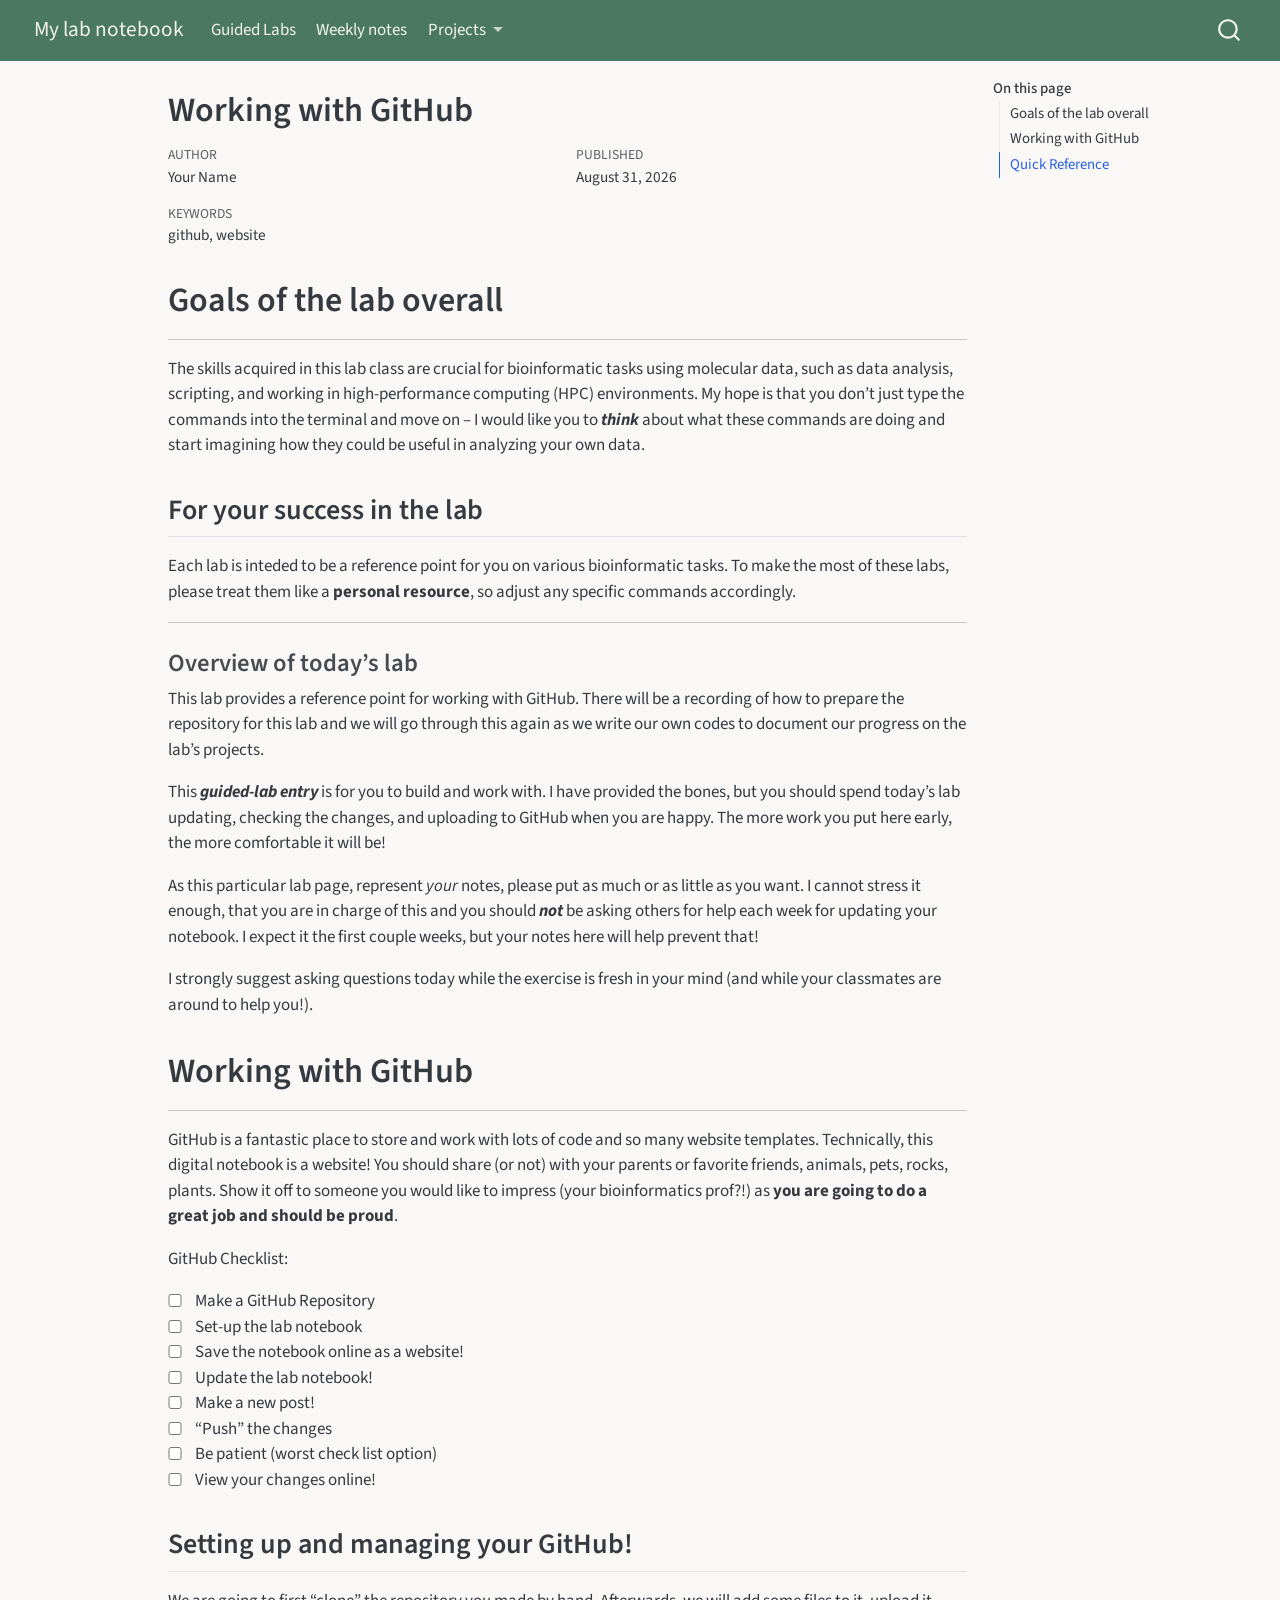
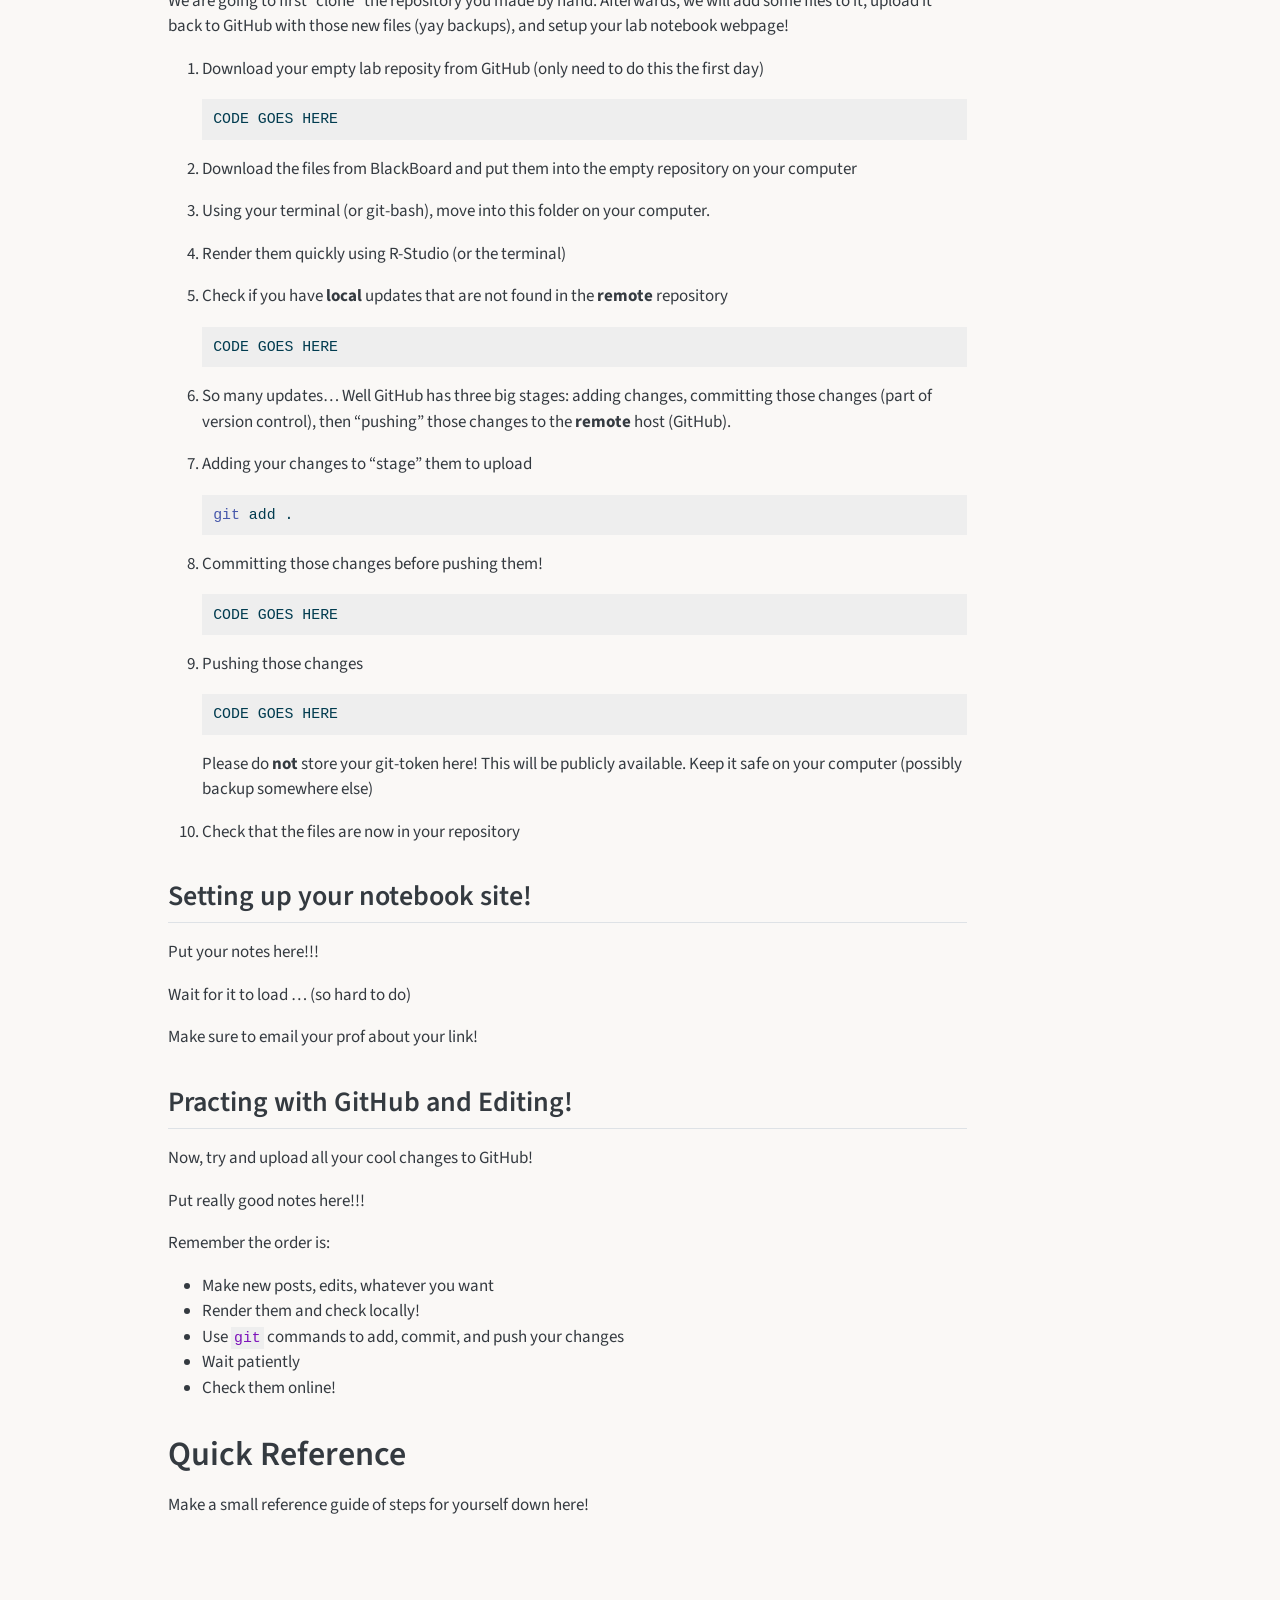
<file: docs/guided-labs/connecting-with-github.html>
<!DOCTYPE html>
<html xmlns="http://www.w3.org/1999/xhtml" lang="en" xml:lang="en"><head>

<meta charset="utf-8">
<meta name="generator" content="quarto-1.8.25">

<meta name="viewport" content="width=device-width, initial-scale=1.0, user-scalable=yes">

<meta name="author" content="Your Name">
<meta name="dcterms.date" content="2026-08-31">
<meta name="keywords" content="github, website">

<title>Working with GitHub – My lab notebook</title>
<style>
code{white-space: pre-wrap;}
span.smallcaps{font-variant: small-caps;}
div.columns{display: flex; gap: min(4vw, 1.5em);}
div.column{flex: auto; overflow-x: auto;}
div.hanging-indent{margin-left: 1.5em; text-indent: -1.5em;}
ul.task-list{list-style: none;}
ul.task-list li input[type="checkbox"] {
  width: 0.8em;
  margin: 0 0.8em 0.2em -1em; /* quarto-specific, see https://github.com/quarto-dev/quarto-cli/issues/4556 */ 
  vertical-align: middle;
}
/* CSS for syntax highlighting */
html { -webkit-text-size-adjust: 100%; }
pre > code.sourceCode { white-space: pre; position: relative; }
pre > code.sourceCode > span { display: inline-block; line-height: 1.25; }
pre > code.sourceCode > span:empty { height: 1.2em; }
.sourceCode { overflow: visible; }
code.sourceCode > span { color: inherit; text-decoration: inherit; }
div.sourceCode { margin: 1em 0; }
pre.sourceCode { margin: 0; }
@media screen {
div.sourceCode { overflow: auto; }
}
@media print {
pre > code.sourceCode { white-space: pre-wrap; }
pre > code.sourceCode > span { text-indent: -5em; padding-left: 5em; }
}
pre.numberSource code
  { counter-reset: source-line 0; }
pre.numberSource code > span
  { position: relative; left: -4em; counter-increment: source-line; }
pre.numberSource code > span > a:first-child::before
  { content: counter(source-line);
    position: relative; left: -1em; text-align: right; vertical-align: baseline;
    border: none; display: inline-block;
    -webkit-touch-callout: none; -webkit-user-select: none;
    -khtml-user-select: none; -moz-user-select: none;
    -ms-user-select: none; user-select: none;
    padding: 0 4px; width: 4em;
  }
pre.numberSource { margin-left: 3em;  padding-left: 4px; }
div.sourceCode
  {   }
@media screen {
pre > code.sourceCode > span > a:first-child::before { text-decoration: underline; }
}
</style>


<script src="../site_libs/quarto-nav/quarto-nav.js"></script>
<script src="../site_libs/quarto-nav/headroom.min.js"></script>
<script src="../site_libs/clipboard/clipboard.min.js"></script>
<script src="../site_libs/quarto-search/autocomplete.umd.js"></script>
<script src="../site_libs/quarto-search/fuse.min.js"></script>
<script src="../site_libs/quarto-search/quarto-search.js"></script>
<meta name="quarto:offset" content="../">
<script src="../site_libs/quarto-html/quarto.js" type="module"></script>
<script src="../site_libs/quarto-html/tabsets/tabsets.js" type="module"></script>
<script src="../site_libs/quarto-html/axe/axe-check.js" type="module"></script>
<script src="../site_libs/quarto-html/popper.min.js"></script>
<script src="../site_libs/quarto-html/tippy.umd.min.js"></script>
<script src="../site_libs/quarto-html/anchor.min.js"></script>
<link href="../site_libs/quarto-html/tippy.css" rel="stylesheet">
<link href="../site_libs/quarto-html/quarto-syntax-highlighting-7b89279ff1a6dce999919e0e67d4d9ec.css" rel="stylesheet" id="quarto-text-highlighting-styles">
<script src="../site_libs/bootstrap/bootstrap.min.js"></script>
<link href="../site_libs/bootstrap/bootstrap-icons.css" rel="stylesheet">
<link href="../site_libs/bootstrap/bootstrap-201457e10df45b5d6cd71300b2e7406b.min.css" rel="stylesheet" append-hash="true" id="quarto-bootstrap" data-mode="light">
<script id="quarto-search-options" type="application/json">{
  "location": "navbar",
  "copy-button": false,
  "collapse-after": 3,
  "panel-placement": "end",
  "type": "overlay",
  "limit": 50,
  "keyboard-shortcut": [
    "f",
    "/",
    "s"
  ],
  "show-item-context": false,
  "language": {
    "search-no-results-text": "No results",
    "search-matching-documents-text": "matching documents",
    "search-copy-link-title": "Copy link to search",
    "search-hide-matches-text": "Hide additional matches",
    "search-more-match-text": "more match in this document",
    "search-more-matches-text": "more matches in this document",
    "search-clear-button-title": "Clear",
    "search-text-placeholder": "",
    "search-detached-cancel-button-title": "Cancel",
    "search-submit-button-title": "Submit",
    "search-label": "Search"
  }
}</script>


<link rel="stylesheet" href="../styles.css">
</head>

<body class="nav-fixed quarto-light">

<div id="quarto-search-results"></div>
  <header id="quarto-header" class="headroom fixed-top">
    <nav class="navbar navbar-expand-lg " data-bs-theme="dark">
      <div class="navbar-container container-fluid">
      <div class="navbar-brand-container mx-auto">
    <a href="../index.html" class="navbar-brand navbar-brand-logo">
    </a>
    <a class="navbar-brand" href="../index.html">
    <span class="navbar-title">My lab notebook</span>
    </a>
  </div>
            <div id="quarto-search" class="" title="Search"></div>
          <button class="navbar-toggler" type="button" data-bs-toggle="collapse" data-bs-target="#navbarCollapse" aria-controls="navbarCollapse" role="menu" aria-expanded="false" aria-label="Toggle navigation" onclick="if (window.quartoToggleHeadroom) { window.quartoToggleHeadroom(); }">
  <span class="navbar-toggler-icon"></span>
</button>
          <div class="collapse navbar-collapse" id="navbarCollapse">
            <ul class="navbar-nav navbar-nav-scroll me-auto">
  <li class="nav-item">
    <a class="nav-link" href="../guided-labs/index.html"> 
<span class="menu-text">Guided Labs</span></a>
  </li>  
  <li class="nav-item">
    <a class="nav-link" href="../weekly-notes/index.html"> 
<span class="menu-text">Weekly notes</span></a>
  </li>  
  <li class="nav-item dropdown ">
    <a class="nav-link dropdown-toggle" href="#" id="nav-menu-projects" role="link" data-bs-toggle="dropdown" aria-expanded="false">
 <span class="menu-text">Projects</span>
    </a>
    <ul class="dropdown-menu" aria-labelledby="nav-menu-projects">    
        <li>
    <a class="dropdown-item" href="../projects/how-to.html">
 <span class="dropdown-text">How to create new projects</span></a>
  </li>  
        <li>
    <a class="dropdown-item" href="../projects/Semester-Project/index.html">
 <span class="dropdown-text">Semester-Project</span></a>
  </li>  
    </ul>
  </li>
</ul>
          </div> <!-- /navcollapse -->
            <div class="quarto-navbar-tools">
</div>
      </div> <!-- /container-fluid -->
    </nav>
</header>
<!-- content -->
<div id="quarto-content" class="quarto-container page-columns page-rows-contents page-layout-article page-navbar">
<!-- sidebar -->
<!-- margin-sidebar -->
    <div id="quarto-margin-sidebar" class="sidebar margin-sidebar">
        <nav id="TOC" role="doc-toc" class="toc-active">
    <h2 id="toc-title">On this page</h2>
   
  <ul>
  <li><a href="#goals-of-the-lab-overall" id="toc-goals-of-the-lab-overall" class="nav-link active" data-scroll-target="#goals-of-the-lab-overall">Goals of the lab overall</a>
  <ul class="collapse">
  <li><a href="#for-your-success-in-the-lab" id="toc-for-your-success-in-the-lab" class="nav-link" data-scroll-target="#for-your-success-in-the-lab">For your success in the lab</a>
  <ul class="collapse">
  <li><a href="#overview-of-todays-lab" id="toc-overview-of-todays-lab" class="nav-link" data-scroll-target="#overview-of-todays-lab">Overview of today’s lab</a></li>
  </ul></li>
  </ul></li>
  <li><a href="#working-with-github" id="toc-working-with-github" class="nav-link" data-scroll-target="#working-with-github">Working with GitHub</a>
  <ul class="collapse">
  <li><a href="#setting-up-and-managing-your-github" id="toc-setting-up-and-managing-your-github" class="nav-link" data-scroll-target="#setting-up-and-managing-your-github">Setting up and managing your GitHub!</a></li>
  <li><a href="#setting-up-your-notebook-site" id="toc-setting-up-your-notebook-site" class="nav-link" data-scroll-target="#setting-up-your-notebook-site">Setting up your notebook site!</a></li>
  <li><a href="#practing-with-github-and-editing" id="toc-practing-with-github-and-editing" class="nav-link" data-scroll-target="#practing-with-github-and-editing">Practing with GitHub and Editing!</a></li>
  </ul></li>
  <li><a href="#quick-reference" id="toc-quick-reference" class="nav-link" data-scroll-target="#quick-reference">Quick Reference</a></li>
  </ul>
</nav>
    </div>
<!-- main -->
<main class="content" id="quarto-document-content">

<header id="title-block-header" class="quarto-title-block default">
<div class="quarto-title">
<h1 class="title">Working with GitHub</h1>
</div>



<div class="quarto-title-meta">

    <div>
    <div class="quarto-title-meta-heading">Author</div>
    <div class="quarto-title-meta-contents">
             <p>Your Name </p>
          </div>
  </div>
    
    <div>
    <div class="quarto-title-meta-heading">Published</div>
    <div class="quarto-title-meta-contents">
      <p class="date">August 31, 2026</p>
    </div>
  </div>
  
    
  </div>
  

<div>
  <div class="keywords">
    <div class="block-title">Keywords</div>
    <p>github, website</p>
  </div>
</div>

</header>


<section id="goals-of-the-lab-overall" class="level1">
<h1>Goals of the lab overall</h1>
<hr>
<p>The skills acquired in this lab class are crucial for bioinformatic tasks using molecular data, such as data analysis, scripting, and working in high-performance computing (HPC) environments. My hope is that you don’t just type the commands into the terminal and move on – I would like you to <strong><em>think</em></strong> about what these commands are doing and start imagining how they could be useful in analyzing your own data.</p>
<section id="for-your-success-in-the-lab" class="level2">
<h2 class="anchored" data-anchor-id="for-your-success-in-the-lab">For your success in the lab</h2>
<p>Each lab is inteded to be a reference point for you on various bioinformatic tasks. To make the most of these labs, please treat them like a <strong>personal resource</strong>, so adjust any specific commands accordingly.</p>
<hr>
<section id="overview-of-todays-lab" class="level3">
<h3 class="anchored" data-anchor-id="overview-of-todays-lab">Overview of today’s lab</h3>
<p>This lab provides a reference point for working with GitHub. There will be a recording of how to prepare the repository for this lab and we will go through this again as we write our own codes to document our progress on the lab’s projects.</p>
<p>This <strong><em>guided-lab entry</em></strong> is for you to build and work with. I have provided the bones, but you should spend today’s lab updating, checking the changes, and uploading to GitHub when you are happy. The more work you put here early, the more comfortable it will be!</p>
<p>As this particular lab page, represent <em>your</em> notes, please put as much or as little as you want. I cannot stress it enough, that you are in charge of this and you should <strong><em>not</em></strong> be asking others for help each week for updating your notebook. I expect it the first couple weeks, but your notes here will help prevent that!</p>
<p>I strongly suggest asking questions today while the exercise is fresh in your mind (and while your classmates are around to help you!).</p>
</section>
</section>
</section>
<section id="working-with-github" class="level1">
<h1>Working with GitHub</h1>
<hr>
<p>GitHub is a fantastic place to store and work with lots of code and so many website templates. Technically, this digital notebook is a website! You should share (or not) with your parents or favorite friends, animals, pets, rocks, plants. Show it off to someone you would like to impress (your bioinformatics prof?!) as <strong>you are going to do a great job and should be proud</strong>.</p>
<p>GitHub Checklist:</p>
<ul class="task-list">
<li><label><input type="checkbox">Make a GitHub Repository</label></li>
<li><label><input type="checkbox">Set-up the lab notebook</label></li>
<li><label><input type="checkbox">Save the notebook online as a website!</label></li>
<li><label><input type="checkbox">Update the lab notebook!</label></li>
<li><label><input type="checkbox">Make a new post!</label></li>
<li><label><input type="checkbox">“Push” the changes</label></li>
<li><label><input type="checkbox">Be patient (worst check list option)</label></li>
<li><label><input type="checkbox">View your changes online!</label></li>
</ul>
<section id="setting-up-and-managing-your-github" class="level2">
<h2 class="anchored" data-anchor-id="setting-up-and-managing-your-github">Setting up and managing your GitHub!</h2>
<p>We are going to first “clone” the repository you made by hand. Afterwards, we will add some files to it, upload it back to GitHub with those new files (yay backups), and setup your lab notebook webpage!</p>
<ol type="1">
<li><p>Download your empty lab reposity from GitHub (only need to do this the first day)</p>
<div class="code-copy-outer-scaffold"><div class="sourceCode" id="cb1"><pre class="sourceCode bash code-with-copy"><code class="sourceCode bash"><span id="cb1-1"><a href="#cb1-1" aria-hidden="true" tabindex="-1"></a><span class="ex">CODE</span> GOES HERE</span></code></pre></div><button title="Copy to Clipboard" class="code-copy-button"><i class="bi"></i></button></div></li>
<li><p>Download the files from BlackBoard and put them into the empty repository on your computer</p></li>
<li><p>Using your terminal (or git-bash), move into this folder on your computer.</p></li>
<li><p>Render them quickly using R-Studio (or the terminal)</p></li>
<li><p>Check if you have <strong>local</strong> updates that are not found in the <strong>remote</strong> repository</p>
<div class="code-copy-outer-scaffold"><div class="sourceCode" id="cb2"><pre class="sourceCode bash code-with-copy"><code class="sourceCode bash"><span id="cb2-1"><a href="#cb2-1" aria-hidden="true" tabindex="-1"></a><span class="ex">CODE</span> GOES HERE</span></code></pre></div><button title="Copy to Clipboard" class="code-copy-button"><i class="bi"></i></button></div></li>
<li><p>So many updates… Well GitHub has three big stages: adding changes, committing those changes (part of version control), then “pushing” those changes to the <strong>remote</strong> host (GitHub).</p></li>
<li><p>Adding your changes to “stage” them to upload</p>
<div class="code-copy-outer-scaffold"><div class="sourceCode" id="cb3"><pre class="sourceCode bash code-with-copy"><code class="sourceCode bash"><span id="cb3-1"><a href="#cb3-1" aria-hidden="true" tabindex="-1"></a><span class="fu">git</span> add .</span></code></pre></div><button title="Copy to Clipboard" class="code-copy-button"><i class="bi"></i></button></div></li>
<li><p>Committing those changes before pushing them!</p>
<div class="code-copy-outer-scaffold"><div class="sourceCode" id="cb4"><pre class="sourceCode bash code-with-copy"><code class="sourceCode bash"><span id="cb4-1"><a href="#cb4-1" aria-hidden="true" tabindex="-1"></a><span class="ex">CODE</span> GOES HERE</span></code></pre></div><button title="Copy to Clipboard" class="code-copy-button"><i class="bi"></i></button></div></li>
<li><p>Pushing those changes</p>
<div class="code-copy-outer-scaffold"><div class="sourceCode" id="cb5"><pre class="sourceCode bash code-with-copy"><code class="sourceCode bash"><span id="cb5-1"><a href="#cb5-1" aria-hidden="true" tabindex="-1"></a><span class="ex">CODE</span> GOES HERE</span></code></pre></div><button title="Copy to Clipboard" class="code-copy-button"><i class="bi"></i></button></div>
<p>Please do <strong>not</strong> store your git-token here! This will be publicly available. Keep it safe on your computer (possibly backup somewhere else)</p></li>
<li><p>Check that the files are now in your repository</p></li>
</ol>
</section>
<section id="setting-up-your-notebook-site" class="level2">
<h2 class="anchored" data-anchor-id="setting-up-your-notebook-site">Setting up your notebook site!</h2>
<p>Put your notes here!!!</p>
<p>Wait for it to load … (so hard to do)</p>
<p>Make sure to email your prof about your link!</p>
</section>
<section id="practing-with-github-and-editing" class="level2">
<h2 class="anchored" data-anchor-id="practing-with-github-and-editing">Practing with GitHub and Editing!</h2>
<p>Now, try and upload all your cool changes to GitHub!</p>
<p>Put really good notes here!!!</p>
<p>Remember the order is:</p>
<ul>
<li>Make new posts, edits, whatever you want</li>
<li>Render them and check locally!</li>
<li>Use <code>git</code> commands to add, commit, and push your changes</li>
<li>Wait patiently</li>
<li>Check them online!</li>
</ul>
</section>
</section>
<section id="quick-reference" class="level1">
<h1>Quick Reference</h1>
<p>Make a small reference guide of steps for yourself down here!</p>


</section>

</main> <!-- /main -->
<script id="quarto-html-after-body" type="application/javascript">
  window.document.addEventListener("DOMContentLoaded", function (event) {
    const icon = "";
    const anchorJS = new window.AnchorJS();
    anchorJS.options = {
      placement: 'right',
      icon: icon
    };
    anchorJS.add('.anchored');
    const isCodeAnnotation = (el) => {
      for (const clz of el.classList) {
        if (clz.startsWith('code-annotation-')) {                     
          return true;
        }
      }
      return false;
    }
    const onCopySuccess = function(e) {
      // button target
      const button = e.trigger;
      // don't keep focus
      button.blur();
      // flash "checked"
      button.classList.add('code-copy-button-checked');
      var currentTitle = button.getAttribute("title");
      button.setAttribute("title", "Copied!");
      let tooltip;
      if (window.bootstrap) {
        button.setAttribute("data-bs-toggle", "tooltip");
        button.setAttribute("data-bs-placement", "left");
        button.setAttribute("data-bs-title", "Copied!");
        tooltip = new bootstrap.Tooltip(button, 
          { trigger: "manual", 
            customClass: "code-copy-button-tooltip",
            offset: [0, -8]});
        tooltip.show();    
      }
      setTimeout(function() {
        if (tooltip) {
          tooltip.hide();
          button.removeAttribute("data-bs-title");
          button.removeAttribute("data-bs-toggle");
          button.removeAttribute("data-bs-placement");
        }
        button.setAttribute("title", currentTitle);
        button.classList.remove('code-copy-button-checked');
      }, 1000);
      // clear code selection
      e.clearSelection();
    }
    const getTextToCopy = function(trigger) {
      const outerScaffold = trigger.parentElement.cloneNode(true);
      const codeEl = outerScaffold.querySelector('code');
      for (const childEl of codeEl.children) {
        if (isCodeAnnotation(childEl)) {
          childEl.remove();
        }
      }
      return codeEl.innerText;
    }
    const clipboard = new window.ClipboardJS('.code-copy-button:not([data-in-quarto-modal])', {
      text: getTextToCopy
    });
    clipboard.on('success', onCopySuccess);
    if (window.document.getElementById('quarto-embedded-source-code-modal')) {
      const clipboardModal = new window.ClipboardJS('.code-copy-button[data-in-quarto-modal]', {
        text: getTextToCopy,
        container: window.document.getElementById('quarto-embedded-source-code-modal')
      });
      clipboardModal.on('success', onCopySuccess);
    }
      var localhostRegex = new RegExp(/^(?:http|https):\/\/localhost\:?[0-9]*\//);
      var mailtoRegex = new RegExp(/^mailto:/);
        var filterRegex = new RegExp('/' + window.location.host + '/');
      var isInternal = (href) => {
          return filterRegex.test(href) || localhostRegex.test(href) || mailtoRegex.test(href);
      }
      // Inspect non-navigation links and adorn them if external
     var links = window.document.querySelectorAll('a[href]:not(.nav-link):not(.navbar-brand):not(.toc-action):not(.sidebar-link):not(.sidebar-item-toggle):not(.pagination-link):not(.no-external):not([aria-hidden]):not(.dropdown-item):not(.quarto-navigation-tool):not(.about-link)');
      for (var i=0; i<links.length; i++) {
        const link = links[i];
        if (!isInternal(link.href)) {
          // undo the damage that might have been done by quarto-nav.js in the case of
          // links that we want to consider external
          if (link.dataset.originalHref !== undefined) {
            link.href = link.dataset.originalHref;
          }
        }
      }
    function tippyHover(el, contentFn, onTriggerFn, onUntriggerFn) {
      const config = {
        allowHTML: true,
        maxWidth: 500,
        delay: 100,
        arrow: false,
        appendTo: function(el) {
            return el.parentElement;
        },
        interactive: true,
        interactiveBorder: 10,
        theme: 'quarto',
        placement: 'bottom-start',
      };
      if (contentFn) {
        config.content = contentFn;
      }
      if (onTriggerFn) {
        config.onTrigger = onTriggerFn;
      }
      if (onUntriggerFn) {
        config.onUntrigger = onUntriggerFn;
      }
      window.tippy(el, config); 
    }
    const noterefs = window.document.querySelectorAll('a[role="doc-noteref"]');
    for (var i=0; i<noterefs.length; i++) {
      const ref = noterefs[i];
      tippyHover(ref, function() {
        // use id or data attribute instead here
        let href = ref.getAttribute('data-footnote-href') || ref.getAttribute('href');
        try { href = new URL(href).hash; } catch {}
        const id = href.replace(/^#\/?/, "");
        const note = window.document.getElementById(id);
        if (note) {
          return note.innerHTML;
        } else {
          return "";
        }
      });
    }
    const xrefs = window.document.querySelectorAll('a.quarto-xref');
    const processXRef = (id, note) => {
      // Strip column container classes
      const stripColumnClz = (el) => {
        el.classList.remove("page-full", "page-columns");
        if (el.children) {
          for (const child of el.children) {
            stripColumnClz(child);
          }
        }
      }
      stripColumnClz(note)
      if (id === null || id.startsWith('sec-')) {
        // Special case sections, only their first couple elements
        const container = document.createElement("div");
        if (note.children && note.children.length > 2) {
          container.appendChild(note.children[0].cloneNode(true));
          for (let i = 1; i < note.children.length; i++) {
            const child = note.children[i];
            if (child.tagName === "P" && child.innerText === "") {
              continue;
            } else {
              container.appendChild(child.cloneNode(true));
              break;
            }
          }
          if (window.Quarto?.typesetMath) {
            window.Quarto.typesetMath(container);
          }
          return container.innerHTML
        } else {
          if (window.Quarto?.typesetMath) {
            window.Quarto.typesetMath(note);
          }
          return note.innerHTML;
        }
      } else {
        // Remove any anchor links if they are present
        const anchorLink = note.querySelector('a.anchorjs-link');
        if (anchorLink) {
          anchorLink.remove();
        }
        if (window.Quarto?.typesetMath) {
          window.Quarto.typesetMath(note);
        }
        if (note.classList.contains("callout")) {
          return note.outerHTML;
        } else {
          return note.innerHTML;
        }
      }
    }
    for (var i=0; i<xrefs.length; i++) {
      const xref = xrefs[i];
      tippyHover(xref, undefined, function(instance) {
        instance.disable();
        let url = xref.getAttribute('href');
        let hash = undefined; 
        if (url.startsWith('#')) {
          hash = url;
        } else {
          try { hash = new URL(url).hash; } catch {}
        }
        if (hash) {
          const id = hash.replace(/^#\/?/, "");
          const note = window.document.getElementById(id);
          if (note !== null) {
            try {
              const html = processXRef(id, note.cloneNode(true));
              instance.setContent(html);
            } finally {
              instance.enable();
              instance.show();
            }
          } else {
            // See if we can fetch this
            fetch(url.split('#')[0])
            .then(res => res.text())
            .then(html => {
              const parser = new DOMParser();
              const htmlDoc = parser.parseFromString(html, "text/html");
              const note = htmlDoc.getElementById(id);
              if (note !== null) {
                const html = processXRef(id, note);
                instance.setContent(html);
              } 
            }).finally(() => {
              instance.enable();
              instance.show();
            });
          }
        } else {
          // See if we can fetch a full url (with no hash to target)
          // This is a special case and we should probably do some content thinning / targeting
          fetch(url)
          .then(res => res.text())
          .then(html => {
            const parser = new DOMParser();
            const htmlDoc = parser.parseFromString(html, "text/html");
            const note = htmlDoc.querySelector('main.content');
            if (note !== null) {
              // This should only happen for chapter cross references
              // (since there is no id in the URL)
              // remove the first header
              if (note.children.length > 0 && note.children[0].tagName === "HEADER") {
                note.children[0].remove();
              }
              const html = processXRef(null, note);
              instance.setContent(html);
            } 
          }).finally(() => {
            instance.enable();
            instance.show();
          });
        }
      }, function(instance) {
      });
    }
        let selectedAnnoteEl;
        const selectorForAnnotation = ( cell, annotation) => {
          let cellAttr = 'data-code-cell="' + cell + '"';
          let lineAttr = 'data-code-annotation="' +  annotation + '"';
          const selector = 'span[' + cellAttr + '][' + lineAttr + ']';
          return selector;
        }
        const selectCodeLines = (annoteEl) => {
          const doc = window.document;
          const targetCell = annoteEl.getAttribute("data-target-cell");
          const targetAnnotation = annoteEl.getAttribute("data-target-annotation");
          const annoteSpan = window.document.querySelector(selectorForAnnotation(targetCell, targetAnnotation));
          const lines = annoteSpan.getAttribute("data-code-lines").split(",");
          const lineIds = lines.map((line) => {
            return targetCell + "-" + line;
          })
          let top = null;
          let height = null;
          let parent = null;
          if (lineIds.length > 0) {
              //compute the position of the single el (top and bottom and make a div)
              const el = window.document.getElementById(lineIds[0]);
              top = el.offsetTop;
              height = el.offsetHeight;
              parent = el.parentElement.parentElement;
            if (lineIds.length > 1) {
              const lastEl = window.document.getElementById(lineIds[lineIds.length - 1]);
              const bottom = lastEl.offsetTop + lastEl.offsetHeight;
              height = bottom - top;
            }
            if (top !== null && height !== null && parent !== null) {
              // cook up a div (if necessary) and position it 
              let div = window.document.getElementById("code-annotation-line-highlight");
              if (div === null) {
                div = window.document.createElement("div");
                div.setAttribute("id", "code-annotation-line-highlight");
                div.style.position = 'absolute';
                parent.appendChild(div);
              }
              div.style.top = top - 2 + "px";
              div.style.height = height + 4 + "px";
              div.style.left = 0;
              let gutterDiv = window.document.getElementById("code-annotation-line-highlight-gutter");
              if (gutterDiv === null) {
                gutterDiv = window.document.createElement("div");
                gutterDiv.setAttribute("id", "code-annotation-line-highlight-gutter");
                gutterDiv.style.position = 'absolute';
                const codeCell = window.document.getElementById(targetCell);
                const gutter = codeCell.querySelector('.code-annotation-gutter');
                gutter.appendChild(gutterDiv);
              }
              gutterDiv.style.top = top - 2 + "px";
              gutterDiv.style.height = height + 4 + "px";
            }
            selectedAnnoteEl = annoteEl;
          }
        };
        const unselectCodeLines = () => {
          const elementsIds = ["code-annotation-line-highlight", "code-annotation-line-highlight-gutter"];
          elementsIds.forEach((elId) => {
            const div = window.document.getElementById(elId);
            if (div) {
              div.remove();
            }
          });
          selectedAnnoteEl = undefined;
        };
          // Handle positioning of the toggle
      window.addEventListener(
        "resize",
        throttle(() => {
          elRect = undefined;
          if (selectedAnnoteEl) {
            selectCodeLines(selectedAnnoteEl);
          }
        }, 10)
      );
      function throttle(fn, ms) {
      let throttle = false;
      let timer;
        return (...args) => {
          if(!throttle) { // first call gets through
              fn.apply(this, args);
              throttle = true;
          } else { // all the others get throttled
              if(timer) clearTimeout(timer); // cancel #2
              timer = setTimeout(() => {
                fn.apply(this, args);
                timer = throttle = false;
              }, ms);
          }
        };
      }
        // Attach click handler to the DT
        const annoteDls = window.document.querySelectorAll('dt[data-target-cell]');
        for (const annoteDlNode of annoteDls) {
          annoteDlNode.addEventListener('click', (event) => {
            const clickedEl = event.target;
            if (clickedEl !== selectedAnnoteEl) {
              unselectCodeLines();
              const activeEl = window.document.querySelector('dt[data-target-cell].code-annotation-active');
              if (activeEl) {
                activeEl.classList.remove('code-annotation-active');
              }
              selectCodeLines(clickedEl);
              clickedEl.classList.add('code-annotation-active');
            } else {
              // Unselect the line
              unselectCodeLines();
              clickedEl.classList.remove('code-annotation-active');
            }
          });
        }
    const findCites = (el) => {
      const parentEl = el.parentElement;
      if (parentEl) {
        const cites = parentEl.dataset.cites;
        if (cites) {
          return {
            el,
            cites: cites.split(' ')
          };
        } else {
          return findCites(el.parentElement)
        }
      } else {
        return undefined;
      }
    };
    var bibliorefs = window.document.querySelectorAll('a[role="doc-biblioref"]');
    for (var i=0; i<bibliorefs.length; i++) {
      const ref = bibliorefs[i];
      const citeInfo = findCites(ref);
      if (citeInfo) {
        tippyHover(citeInfo.el, function() {
          var popup = window.document.createElement('div');
          citeInfo.cites.forEach(function(cite) {
            var citeDiv = window.document.createElement('div');
            citeDiv.classList.add('hanging-indent');
            citeDiv.classList.add('csl-entry');
            var biblioDiv = window.document.getElementById('ref-' + cite);
            if (biblioDiv) {
              citeDiv.innerHTML = biblioDiv.innerHTML;
            }
            popup.appendChild(citeDiv);
          });
          return popup.innerHTML;
        });
      }
    }
  });
  </script>
</div> <!-- /content -->




</body></html>
</file>
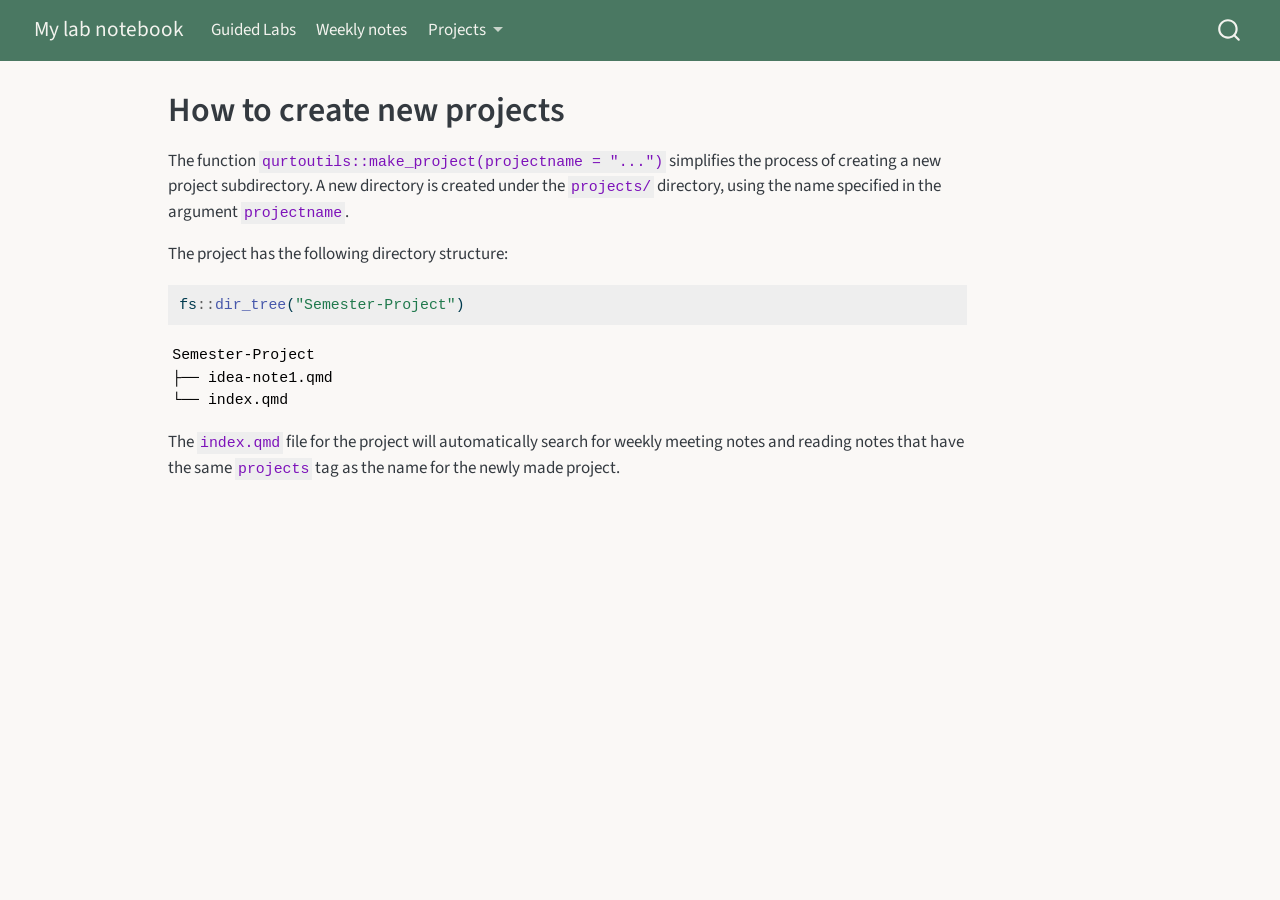
<file: docs/projects/how-to.html>
<!DOCTYPE html>
<html xmlns="http://www.w3.org/1999/xhtml" lang="en" xml:lang="en"><head>

<meta charset="utf-8">
<meta name="generator" content="quarto-1.8.25">

<meta name="viewport" content="width=device-width, initial-scale=1.0, user-scalable=yes">


<title>How to create new projects – My lab notebook</title>
<style>
code{white-space: pre-wrap;}
span.smallcaps{font-variant: small-caps;}
div.columns{display: flex; gap: min(4vw, 1.5em);}
div.column{flex: auto; overflow-x: auto;}
div.hanging-indent{margin-left: 1.5em; text-indent: -1.5em;}
ul.task-list{list-style: none;}
ul.task-list li input[type="checkbox"] {
  width: 0.8em;
  margin: 0 0.8em 0.2em -1em; /* quarto-specific, see https://github.com/quarto-dev/quarto-cli/issues/4556 */ 
  vertical-align: middle;
}
/* CSS for syntax highlighting */
html { -webkit-text-size-adjust: 100%; }
pre > code.sourceCode { white-space: pre; position: relative; }
pre > code.sourceCode > span { display: inline-block; line-height: 1.25; }
pre > code.sourceCode > span:empty { height: 1.2em; }
.sourceCode { overflow: visible; }
code.sourceCode > span { color: inherit; text-decoration: inherit; }
div.sourceCode { margin: 1em 0; }
pre.sourceCode { margin: 0; }
@media screen {
div.sourceCode { overflow: auto; }
}
@media print {
pre > code.sourceCode { white-space: pre-wrap; }
pre > code.sourceCode > span { text-indent: -5em; padding-left: 5em; }
}
pre.numberSource code
  { counter-reset: source-line 0; }
pre.numberSource code > span
  { position: relative; left: -4em; counter-increment: source-line; }
pre.numberSource code > span > a:first-child::before
  { content: counter(source-line);
    position: relative; left: -1em; text-align: right; vertical-align: baseline;
    border: none; display: inline-block;
    -webkit-touch-callout: none; -webkit-user-select: none;
    -khtml-user-select: none; -moz-user-select: none;
    -ms-user-select: none; user-select: none;
    padding: 0 4px; width: 4em;
  }
pre.numberSource { margin-left: 3em;  padding-left: 4px; }
div.sourceCode
  {   }
@media screen {
pre > code.sourceCode > span > a:first-child::before { text-decoration: underline; }
}
</style>


<script src="../site_libs/quarto-nav/quarto-nav.js"></script>
<script src="../site_libs/quarto-nav/headroom.min.js"></script>
<script src="../site_libs/clipboard/clipboard.min.js"></script>
<script src="../site_libs/quarto-search/autocomplete.umd.js"></script>
<script src="../site_libs/quarto-search/fuse.min.js"></script>
<script src="../site_libs/quarto-search/quarto-search.js"></script>
<meta name="quarto:offset" content="../">
<script src="../site_libs/quarto-html/quarto.js" type="module"></script>
<script src="../site_libs/quarto-html/tabsets/tabsets.js" type="module"></script>
<script src="../site_libs/quarto-html/axe/axe-check.js" type="module"></script>
<script src="../site_libs/quarto-html/popper.min.js"></script>
<script src="../site_libs/quarto-html/tippy.umd.min.js"></script>
<script src="../site_libs/quarto-html/anchor.min.js"></script>
<link href="../site_libs/quarto-html/tippy.css" rel="stylesheet">
<link href="../site_libs/quarto-html/quarto-syntax-highlighting-7b89279ff1a6dce999919e0e67d4d9ec.css" rel="stylesheet" id="quarto-text-highlighting-styles">
<script src="../site_libs/bootstrap/bootstrap.min.js"></script>
<link href="../site_libs/bootstrap/bootstrap-icons.css" rel="stylesheet">
<link href="../site_libs/bootstrap/bootstrap-201457e10df45b5d6cd71300b2e7406b.min.css" rel="stylesheet" append-hash="true" id="quarto-bootstrap" data-mode="light">
<script id="quarto-search-options" type="application/json">{
  "location": "navbar",
  "copy-button": false,
  "collapse-after": 3,
  "panel-placement": "end",
  "type": "overlay",
  "limit": 50,
  "keyboard-shortcut": [
    "f",
    "/",
    "s"
  ],
  "show-item-context": false,
  "language": {
    "search-no-results-text": "No results",
    "search-matching-documents-text": "matching documents",
    "search-copy-link-title": "Copy link to search",
    "search-hide-matches-text": "Hide additional matches",
    "search-more-match-text": "more match in this document",
    "search-more-matches-text": "more matches in this document",
    "search-clear-button-title": "Clear",
    "search-text-placeholder": "",
    "search-detached-cancel-button-title": "Cancel",
    "search-submit-button-title": "Submit",
    "search-label": "Search"
  }
}</script>


<link rel="stylesheet" href="../styles.css">
</head>

<body class="nav-fixed quarto-light">

<div id="quarto-search-results"></div>
  <header id="quarto-header" class="headroom fixed-top">
    <nav class="navbar navbar-expand-lg " data-bs-theme="dark">
      <div class="navbar-container container-fluid">
      <div class="navbar-brand-container mx-auto">
    <a href="../index.html" class="navbar-brand navbar-brand-logo">
    </a>
    <a class="navbar-brand" href="../index.html">
    <span class="navbar-title">My lab notebook</span>
    </a>
  </div>
            <div id="quarto-search" class="" title="Search"></div>
          <button class="navbar-toggler" type="button" data-bs-toggle="collapse" data-bs-target="#navbarCollapse" aria-controls="navbarCollapse" role="menu" aria-expanded="false" aria-label="Toggle navigation" onclick="if (window.quartoToggleHeadroom) { window.quartoToggleHeadroom(); }">
  <span class="navbar-toggler-icon"></span>
</button>
          <div class="collapse navbar-collapse" id="navbarCollapse">
            <ul class="navbar-nav navbar-nav-scroll me-auto">
  <li class="nav-item">
    <a class="nav-link" href="../guided-labs/index.html"> 
<span class="menu-text">Guided Labs</span></a>
  </li>  
  <li class="nav-item">
    <a class="nav-link" href="../weekly-notes/index.html"> 
<span class="menu-text">Weekly notes</span></a>
  </li>  
  <li class="nav-item dropdown ">
    <a class="nav-link dropdown-toggle" href="#" id="nav-menu-projects" role="link" data-bs-toggle="dropdown" aria-expanded="false">
 <span class="menu-text">Projects</span>
    </a>
    <ul class="dropdown-menu" aria-labelledby="nav-menu-projects">    
        <li>
    <a class="dropdown-item" href="../projects/how-to.html">
 <span class="dropdown-text">How to create new projects</span></a>
  </li>  
        <li>
    <a class="dropdown-item" href="../projects/Semester-Project/index.html">
 <span class="dropdown-text">Semester-Project</span></a>
  </li>  
    </ul>
  </li>
</ul>
          </div> <!-- /navcollapse -->
            <div class="quarto-navbar-tools">
</div>
      </div> <!-- /container-fluid -->
    </nav>
</header>
<!-- content -->
<div id="quarto-content" class="quarto-container page-columns page-rows-contents page-layout-article page-navbar">
<!-- sidebar -->
<!-- margin-sidebar -->
    <div id="quarto-margin-sidebar" class="sidebar margin-sidebar zindex-bottom">
        
    </div>
<!-- main -->
<main class="content" id="quarto-document-content">

<header id="title-block-header" class="quarto-title-block default">
<div class="quarto-title">
<h1 class="title">How to create new projects</h1>
</div>



<div class="quarto-title-meta">

    
  
    
  </div>
  


</header>


<p>The function <code>qurtoutils::make_project(projectname = "...")</code> simplifies the process of creating a new project subdirectory. A new directory is created under the <code>projects/</code> directory, using the name specified in the argument <code>projectname</code>.</p>
<p>The project has the following directory structure:</p>
<div class="cell">
<div class="code-copy-outer-scaffold"><div class="sourceCode cell-code" id="cb1"><pre class="sourceCode r code-with-copy"><code class="sourceCode r"><span id="cb1-1"><a href="#cb1-1" aria-hidden="true" tabindex="-1"></a>fs<span class="sc">::</span><span class="fu">dir_tree</span>(<span class="st">"Semester-Project"</span>)</span></code></pre></div><button title="Copy to Clipboard" class="code-copy-button"><i class="bi"></i></button></div>
<div class="cell-output cell-output-stdout">
<pre><code>Semester-Project
├── idea-note1.qmd
└── index.qmd</code></pre>
</div>
</div>
<p>The <code>index.qmd</code> file for the project will automatically search for weekly meeting notes and reading notes that have the same <code>projects</code> tag as the name for the newly made project.</p>



</main> <!-- /main -->
<script id="quarto-html-after-body" type="application/javascript">
  window.document.addEventListener("DOMContentLoaded", function (event) {
    const icon = "";
    const anchorJS = new window.AnchorJS();
    anchorJS.options = {
      placement: 'right',
      icon: icon
    };
    anchorJS.add('.anchored');
    const isCodeAnnotation = (el) => {
      for (const clz of el.classList) {
        if (clz.startsWith('code-annotation-')) {                     
          return true;
        }
      }
      return false;
    }
    const onCopySuccess = function(e) {
      // button target
      const button = e.trigger;
      // don't keep focus
      button.blur();
      // flash "checked"
      button.classList.add('code-copy-button-checked');
      var currentTitle = button.getAttribute("title");
      button.setAttribute("title", "Copied!");
      let tooltip;
      if (window.bootstrap) {
        button.setAttribute("data-bs-toggle", "tooltip");
        button.setAttribute("data-bs-placement", "left");
        button.setAttribute("data-bs-title", "Copied!");
        tooltip = new bootstrap.Tooltip(button, 
          { trigger: "manual", 
            customClass: "code-copy-button-tooltip",
            offset: [0, -8]});
        tooltip.show();    
      }
      setTimeout(function() {
        if (tooltip) {
          tooltip.hide();
          button.removeAttribute("data-bs-title");
          button.removeAttribute("data-bs-toggle");
          button.removeAttribute("data-bs-placement");
        }
        button.setAttribute("title", currentTitle);
        button.classList.remove('code-copy-button-checked');
      }, 1000);
      // clear code selection
      e.clearSelection();
    }
    const getTextToCopy = function(trigger) {
      const outerScaffold = trigger.parentElement.cloneNode(true);
      const codeEl = outerScaffold.querySelector('code');
      for (const childEl of codeEl.children) {
        if (isCodeAnnotation(childEl)) {
          childEl.remove();
        }
      }
      return codeEl.innerText;
    }
    const clipboard = new window.ClipboardJS('.code-copy-button:not([data-in-quarto-modal])', {
      text: getTextToCopy
    });
    clipboard.on('success', onCopySuccess);
    if (window.document.getElementById('quarto-embedded-source-code-modal')) {
      const clipboardModal = new window.ClipboardJS('.code-copy-button[data-in-quarto-modal]', {
        text: getTextToCopy,
        container: window.document.getElementById('quarto-embedded-source-code-modal')
      });
      clipboardModal.on('success', onCopySuccess);
    }
      var localhostRegex = new RegExp(/^(?:http|https):\/\/localhost\:?[0-9]*\//);
      var mailtoRegex = new RegExp(/^mailto:/);
        var filterRegex = new RegExp('/' + window.location.host + '/');
      var isInternal = (href) => {
          return filterRegex.test(href) || localhostRegex.test(href) || mailtoRegex.test(href);
      }
      // Inspect non-navigation links and adorn them if external
     var links = window.document.querySelectorAll('a[href]:not(.nav-link):not(.navbar-brand):not(.toc-action):not(.sidebar-link):not(.sidebar-item-toggle):not(.pagination-link):not(.no-external):not([aria-hidden]):not(.dropdown-item):not(.quarto-navigation-tool):not(.about-link)');
      for (var i=0; i<links.length; i++) {
        const link = links[i];
        if (!isInternal(link.href)) {
          // undo the damage that might have been done by quarto-nav.js in the case of
          // links that we want to consider external
          if (link.dataset.originalHref !== undefined) {
            link.href = link.dataset.originalHref;
          }
        }
      }
    function tippyHover(el, contentFn, onTriggerFn, onUntriggerFn) {
      const config = {
        allowHTML: true,
        maxWidth: 500,
        delay: 100,
        arrow: false,
        appendTo: function(el) {
            return el.parentElement;
        },
        interactive: true,
        interactiveBorder: 10,
        theme: 'quarto',
        placement: 'bottom-start',
      };
      if (contentFn) {
        config.content = contentFn;
      }
      if (onTriggerFn) {
        config.onTrigger = onTriggerFn;
      }
      if (onUntriggerFn) {
        config.onUntrigger = onUntriggerFn;
      }
      window.tippy(el, config); 
    }
    const noterefs = window.document.querySelectorAll('a[role="doc-noteref"]');
    for (var i=0; i<noterefs.length; i++) {
      const ref = noterefs[i];
      tippyHover(ref, function() {
        // use id or data attribute instead here
        let href = ref.getAttribute('data-footnote-href') || ref.getAttribute('href');
        try { href = new URL(href).hash; } catch {}
        const id = href.replace(/^#\/?/, "");
        const note = window.document.getElementById(id);
        if (note) {
          return note.innerHTML;
        } else {
          return "";
        }
      });
    }
    const xrefs = window.document.querySelectorAll('a.quarto-xref');
    const processXRef = (id, note) => {
      // Strip column container classes
      const stripColumnClz = (el) => {
        el.classList.remove("page-full", "page-columns");
        if (el.children) {
          for (const child of el.children) {
            stripColumnClz(child);
          }
        }
      }
      stripColumnClz(note)
      if (id === null || id.startsWith('sec-')) {
        // Special case sections, only their first couple elements
        const container = document.createElement("div");
        if (note.children && note.children.length > 2) {
          container.appendChild(note.children[0].cloneNode(true));
          for (let i = 1; i < note.children.length; i++) {
            const child = note.children[i];
            if (child.tagName === "P" && child.innerText === "") {
              continue;
            } else {
              container.appendChild(child.cloneNode(true));
              break;
            }
          }
          if (window.Quarto?.typesetMath) {
            window.Quarto.typesetMath(container);
          }
          return container.innerHTML
        } else {
          if (window.Quarto?.typesetMath) {
            window.Quarto.typesetMath(note);
          }
          return note.innerHTML;
        }
      } else {
        // Remove any anchor links if they are present
        const anchorLink = note.querySelector('a.anchorjs-link');
        if (anchorLink) {
          anchorLink.remove();
        }
        if (window.Quarto?.typesetMath) {
          window.Quarto.typesetMath(note);
        }
        if (note.classList.contains("callout")) {
          return note.outerHTML;
        } else {
          return note.innerHTML;
        }
      }
    }
    for (var i=0; i<xrefs.length; i++) {
      const xref = xrefs[i];
      tippyHover(xref, undefined, function(instance) {
        instance.disable();
        let url = xref.getAttribute('href');
        let hash = undefined; 
        if (url.startsWith('#')) {
          hash = url;
        } else {
          try { hash = new URL(url).hash; } catch {}
        }
        if (hash) {
          const id = hash.replace(/^#\/?/, "");
          const note = window.document.getElementById(id);
          if (note !== null) {
            try {
              const html = processXRef(id, note.cloneNode(true));
              instance.setContent(html);
            } finally {
              instance.enable();
              instance.show();
            }
          } else {
            // See if we can fetch this
            fetch(url.split('#')[0])
            .then(res => res.text())
            .then(html => {
              const parser = new DOMParser();
              const htmlDoc = parser.parseFromString(html, "text/html");
              const note = htmlDoc.getElementById(id);
              if (note !== null) {
                const html = processXRef(id, note);
                instance.setContent(html);
              } 
            }).finally(() => {
              instance.enable();
              instance.show();
            });
          }
        } else {
          // See if we can fetch a full url (with no hash to target)
          // This is a special case and we should probably do some content thinning / targeting
          fetch(url)
          .then(res => res.text())
          .then(html => {
            const parser = new DOMParser();
            const htmlDoc = parser.parseFromString(html, "text/html");
            const note = htmlDoc.querySelector('main.content');
            if (note !== null) {
              // This should only happen for chapter cross references
              // (since there is no id in the URL)
              // remove the first header
              if (note.children.length > 0 && note.children[0].tagName === "HEADER") {
                note.children[0].remove();
              }
              const html = processXRef(null, note);
              instance.setContent(html);
            } 
          }).finally(() => {
            instance.enable();
            instance.show();
          });
        }
      }, function(instance) {
      });
    }
        let selectedAnnoteEl;
        const selectorForAnnotation = ( cell, annotation) => {
          let cellAttr = 'data-code-cell="' + cell + '"';
          let lineAttr = 'data-code-annotation="' +  annotation + '"';
          const selector = 'span[' + cellAttr + '][' + lineAttr + ']';
          return selector;
        }
        const selectCodeLines = (annoteEl) => {
          const doc = window.document;
          const targetCell = annoteEl.getAttribute("data-target-cell");
          const targetAnnotation = annoteEl.getAttribute("data-target-annotation");
          const annoteSpan = window.document.querySelector(selectorForAnnotation(targetCell, targetAnnotation));
          const lines = annoteSpan.getAttribute("data-code-lines").split(",");
          const lineIds = lines.map((line) => {
            return targetCell + "-" + line;
          })
          let top = null;
          let height = null;
          let parent = null;
          if (lineIds.length > 0) {
              //compute the position of the single el (top and bottom and make a div)
              const el = window.document.getElementById(lineIds[0]);
              top = el.offsetTop;
              height = el.offsetHeight;
              parent = el.parentElement.parentElement;
            if (lineIds.length > 1) {
              const lastEl = window.document.getElementById(lineIds[lineIds.length - 1]);
              const bottom = lastEl.offsetTop + lastEl.offsetHeight;
              height = bottom - top;
            }
            if (top !== null && height !== null && parent !== null) {
              // cook up a div (if necessary) and position it 
              let div = window.document.getElementById("code-annotation-line-highlight");
              if (div === null) {
                div = window.document.createElement("div");
                div.setAttribute("id", "code-annotation-line-highlight");
                div.style.position = 'absolute';
                parent.appendChild(div);
              }
              div.style.top = top - 2 + "px";
              div.style.height = height + 4 + "px";
              div.style.left = 0;
              let gutterDiv = window.document.getElementById("code-annotation-line-highlight-gutter");
              if (gutterDiv === null) {
                gutterDiv = window.document.createElement("div");
                gutterDiv.setAttribute("id", "code-annotation-line-highlight-gutter");
                gutterDiv.style.position = 'absolute';
                const codeCell = window.document.getElementById(targetCell);
                const gutter = codeCell.querySelector('.code-annotation-gutter');
                gutter.appendChild(gutterDiv);
              }
              gutterDiv.style.top = top - 2 + "px";
              gutterDiv.style.height = height + 4 + "px";
            }
            selectedAnnoteEl = annoteEl;
          }
        };
        const unselectCodeLines = () => {
          const elementsIds = ["code-annotation-line-highlight", "code-annotation-line-highlight-gutter"];
          elementsIds.forEach((elId) => {
            const div = window.document.getElementById(elId);
            if (div) {
              div.remove();
            }
          });
          selectedAnnoteEl = undefined;
        };
          // Handle positioning of the toggle
      window.addEventListener(
        "resize",
        throttle(() => {
          elRect = undefined;
          if (selectedAnnoteEl) {
            selectCodeLines(selectedAnnoteEl);
          }
        }, 10)
      );
      function throttle(fn, ms) {
      let throttle = false;
      let timer;
        return (...args) => {
          if(!throttle) { // first call gets through
              fn.apply(this, args);
              throttle = true;
          } else { // all the others get throttled
              if(timer) clearTimeout(timer); // cancel #2
              timer = setTimeout(() => {
                fn.apply(this, args);
                timer = throttle = false;
              }, ms);
          }
        };
      }
        // Attach click handler to the DT
        const annoteDls = window.document.querySelectorAll('dt[data-target-cell]');
        for (const annoteDlNode of annoteDls) {
          annoteDlNode.addEventListener('click', (event) => {
            const clickedEl = event.target;
            if (clickedEl !== selectedAnnoteEl) {
              unselectCodeLines();
              const activeEl = window.document.querySelector('dt[data-target-cell].code-annotation-active');
              if (activeEl) {
                activeEl.classList.remove('code-annotation-active');
              }
              selectCodeLines(clickedEl);
              clickedEl.classList.add('code-annotation-active');
            } else {
              // Unselect the line
              unselectCodeLines();
              clickedEl.classList.remove('code-annotation-active');
            }
          });
        }
    const findCites = (el) => {
      const parentEl = el.parentElement;
      if (parentEl) {
        const cites = parentEl.dataset.cites;
        if (cites) {
          return {
            el,
            cites: cites.split(' ')
          };
        } else {
          return findCites(el.parentElement)
        }
      } else {
        return undefined;
      }
    };
    var bibliorefs = window.document.querySelectorAll('a[role="doc-biblioref"]');
    for (var i=0; i<bibliorefs.length; i++) {
      const ref = bibliorefs[i];
      const citeInfo = findCites(ref);
      if (citeInfo) {
        tippyHover(citeInfo.el, function() {
          var popup = window.document.createElement('div');
          citeInfo.cites.forEach(function(cite) {
            var citeDiv = window.document.createElement('div');
            citeDiv.classList.add('hanging-indent');
            citeDiv.classList.add('csl-entry');
            var biblioDiv = window.document.getElementById('ref-' + cite);
            if (biblioDiv) {
              citeDiv.innerHTML = biblioDiv.innerHTML;
            }
            popup.appendChild(citeDiv);
          });
          return popup.innerHTML;
        });
      }
    }
  });
  </script>
</div> <!-- /content -->




</body></html>
</file>
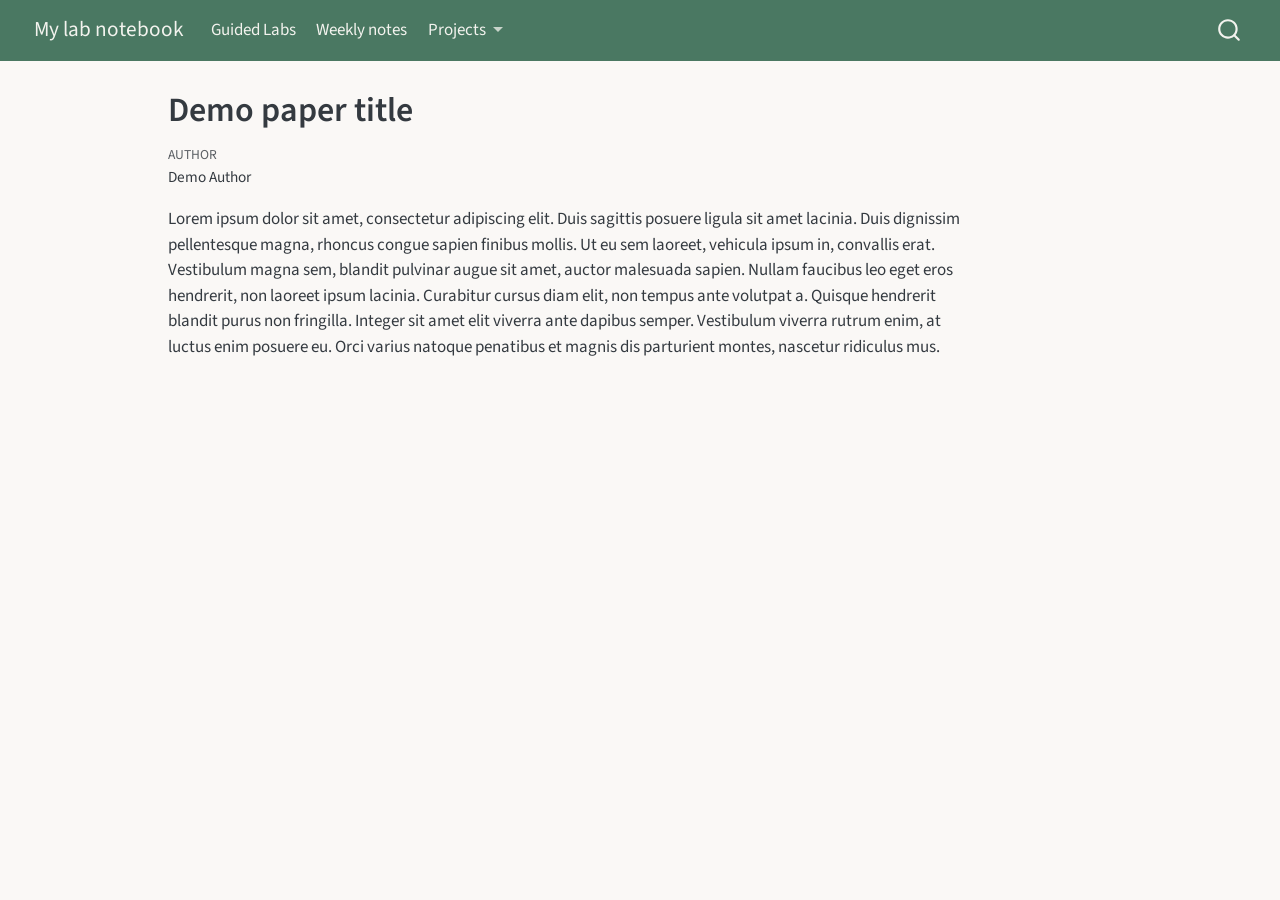
<file: docs/reading-notes/demopaper1.html>
<!DOCTYPE html>
<html xmlns="http://www.w3.org/1999/xhtml" lang="en" xml:lang="en"><head>

<meta charset="utf-8">
<meta name="generator" content="quarto-1.8.25">

<meta name="viewport" content="width=device-width, initial-scale=1.0, user-scalable=yes">

<meta name="author" content="Demo Author">

<title>Demo paper title – My lab notebook</title>
<style>
code{white-space: pre-wrap;}
span.smallcaps{font-variant: small-caps;}
div.columns{display: flex; gap: min(4vw, 1.5em);}
div.column{flex: auto; overflow-x: auto;}
div.hanging-indent{margin-left: 1.5em; text-indent: -1.5em;}
ul.task-list{list-style: none;}
ul.task-list li input[type="checkbox"] {
  width: 0.8em;
  margin: 0 0.8em 0.2em -1em; /* quarto-specific, see https://github.com/quarto-dev/quarto-cli/issues/4556 */ 
  vertical-align: middle;
}
</style>


<script src="../site_libs/quarto-nav/quarto-nav.js"></script>
<script src="../site_libs/quarto-nav/headroom.min.js"></script>
<script src="../site_libs/clipboard/clipboard.min.js"></script>
<script src="../site_libs/quarto-search/autocomplete.umd.js"></script>
<script src="../site_libs/quarto-search/fuse.min.js"></script>
<script src="../site_libs/quarto-search/quarto-search.js"></script>
<meta name="quarto:offset" content="../">
<script src="../site_libs/quarto-html/quarto.js" type="module"></script>
<script src="../site_libs/quarto-html/tabsets/tabsets.js" type="module"></script>
<script src="../site_libs/quarto-html/axe/axe-check.js" type="module"></script>
<script src="../site_libs/quarto-html/popper.min.js"></script>
<script src="../site_libs/quarto-html/tippy.umd.min.js"></script>
<script src="../site_libs/quarto-html/anchor.min.js"></script>
<link href="../site_libs/quarto-html/tippy.css" rel="stylesheet">
<link href="../site_libs/quarto-html/quarto-syntax-highlighting-7b89279ff1a6dce999919e0e67d4d9ec.css" rel="stylesheet" id="quarto-text-highlighting-styles">
<script src="../site_libs/bootstrap/bootstrap.min.js"></script>
<link href="../site_libs/bootstrap/bootstrap-icons.css" rel="stylesheet">
<link href="../site_libs/bootstrap/bootstrap-201457e10df45b5d6cd71300b2e7406b.min.css" rel="stylesheet" append-hash="true" id="quarto-bootstrap" data-mode="light">
<script id="quarto-search-options" type="application/json">{
  "location": "navbar",
  "copy-button": false,
  "collapse-after": 3,
  "panel-placement": "end",
  "type": "overlay",
  "limit": 50,
  "keyboard-shortcut": [
    "f",
    "/",
    "s"
  ],
  "show-item-context": false,
  "language": {
    "search-no-results-text": "No results",
    "search-matching-documents-text": "matching documents",
    "search-copy-link-title": "Copy link to search",
    "search-hide-matches-text": "Hide additional matches",
    "search-more-match-text": "more match in this document",
    "search-more-matches-text": "more matches in this document",
    "search-clear-button-title": "Clear",
    "search-text-placeholder": "",
    "search-detached-cancel-button-title": "Cancel",
    "search-submit-button-title": "Submit",
    "search-label": "Search"
  }
}</script>


<link rel="stylesheet" href="../styles.css">
</head>

<body class="nav-fixed quarto-light">

<div id="quarto-search-results"></div>
  <header id="quarto-header" class="headroom fixed-top">
    <nav class="navbar navbar-expand-lg " data-bs-theme="dark">
      <div class="navbar-container container-fluid">
      <div class="navbar-brand-container mx-auto">
    <a href="../index.html" class="navbar-brand navbar-brand-logo">
    </a>
    <a class="navbar-brand" href="../index.html">
    <span class="navbar-title">My lab notebook</span>
    </a>
  </div>
            <div id="quarto-search" class="" title="Search"></div>
          <button class="navbar-toggler" type="button" data-bs-toggle="collapse" data-bs-target="#navbarCollapse" aria-controls="navbarCollapse" role="menu" aria-expanded="false" aria-label="Toggle navigation" onclick="if (window.quartoToggleHeadroom) { window.quartoToggleHeadroom(); }">
  <span class="navbar-toggler-icon"></span>
</button>
          <div class="collapse navbar-collapse" id="navbarCollapse">
            <ul class="navbar-nav navbar-nav-scroll me-auto">
  <li class="nav-item">
    <a class="nav-link" href="../guided-labs/index.html"> 
<span class="menu-text">Guided Labs</span></a>
  </li>  
  <li class="nav-item">
    <a class="nav-link" href="../weekly-notes/index.html"> 
<span class="menu-text">Weekly notes</span></a>
  </li>  
  <li class="nav-item dropdown ">
    <a class="nav-link dropdown-toggle" href="#" id="nav-menu-projects" role="link" data-bs-toggle="dropdown" aria-expanded="false">
 <span class="menu-text">Projects</span>
    </a>
    <ul class="dropdown-menu" aria-labelledby="nav-menu-projects">    
        <li>
    <a class="dropdown-item" href="../projects/how-to.html">
 <span class="dropdown-text">How to create new projects</span></a>
  </li>  
        <li>
    <a class="dropdown-item" href="../projects/Semester-Project/index.html">
 <span class="dropdown-text">Semester-Project</span></a>
  </li>  
    </ul>
  </li>
</ul>
          </div> <!-- /navcollapse -->
            <div class="quarto-navbar-tools">
</div>
      </div> <!-- /container-fluid -->
    </nav>
</header>
<!-- content -->
<div id="quarto-content" class="quarto-container page-columns page-rows-contents page-layout-article page-navbar">
<!-- sidebar -->
<!-- margin-sidebar -->
    <div id="quarto-margin-sidebar" class="sidebar margin-sidebar zindex-bottom">
        
    </div>
<!-- main -->
<main class="content" id="quarto-document-content">

<header id="title-block-header" class="quarto-title-block default">
<div class="quarto-title">
<h1 class="title">Demo paper title</h1>
</div>



<div class="quarto-title-meta">

    <div>
    <div class="quarto-title-meta-heading">Author</div>
    <div class="quarto-title-meta-contents">
             <p>Demo Author </p>
          </div>
  </div>
    
  
    
  </div>
  


</header>


<p>Lorem ipsum dolor sit amet, consectetur adipiscing elit. Duis sagittis posuere ligula sit amet lacinia. Duis dignissim pellentesque magna, rhoncus congue sapien finibus mollis. Ut eu sem laoreet, vehicula ipsum in, convallis erat. Vestibulum magna sem, blandit pulvinar augue sit amet, auctor malesuada sapien. Nullam faucibus leo eget eros hendrerit, non laoreet ipsum lacinia. Curabitur cursus diam elit, non tempus ante volutpat a. Quisque hendrerit blandit purus non fringilla. Integer sit amet elit viverra ante dapibus semper. Vestibulum viverra rutrum enim, at luctus enim posuere eu. Orci varius natoque penatibus et magnis dis parturient montes, nascetur ridiculus mus.</p>



</main> <!-- /main -->
<script id="quarto-html-after-body" type="application/javascript">
  window.document.addEventListener("DOMContentLoaded", function (event) {
    const icon = "";
    const anchorJS = new window.AnchorJS();
    anchorJS.options = {
      placement: 'right',
      icon: icon
    };
    anchorJS.add('.anchored');
    const isCodeAnnotation = (el) => {
      for (const clz of el.classList) {
        if (clz.startsWith('code-annotation-')) {                     
          return true;
        }
      }
      return false;
    }
    const onCopySuccess = function(e) {
      // button target
      const button = e.trigger;
      // don't keep focus
      button.blur();
      // flash "checked"
      button.classList.add('code-copy-button-checked');
      var currentTitle = button.getAttribute("title");
      button.setAttribute("title", "Copied!");
      let tooltip;
      if (window.bootstrap) {
        button.setAttribute("data-bs-toggle", "tooltip");
        button.setAttribute("data-bs-placement", "left");
        button.setAttribute("data-bs-title", "Copied!");
        tooltip = new bootstrap.Tooltip(button, 
          { trigger: "manual", 
            customClass: "code-copy-button-tooltip",
            offset: [0, -8]});
        tooltip.show();    
      }
      setTimeout(function() {
        if (tooltip) {
          tooltip.hide();
          button.removeAttribute("data-bs-title");
          button.removeAttribute("data-bs-toggle");
          button.removeAttribute("data-bs-placement");
        }
        button.setAttribute("title", currentTitle);
        button.classList.remove('code-copy-button-checked');
      }, 1000);
      // clear code selection
      e.clearSelection();
    }
    const getTextToCopy = function(trigger) {
      const outerScaffold = trigger.parentElement.cloneNode(true);
      const codeEl = outerScaffold.querySelector('code');
      for (const childEl of codeEl.children) {
        if (isCodeAnnotation(childEl)) {
          childEl.remove();
        }
      }
      return codeEl.innerText;
    }
    const clipboard = new window.ClipboardJS('.code-copy-button:not([data-in-quarto-modal])', {
      text: getTextToCopy
    });
    clipboard.on('success', onCopySuccess);
    if (window.document.getElementById('quarto-embedded-source-code-modal')) {
      const clipboardModal = new window.ClipboardJS('.code-copy-button[data-in-quarto-modal]', {
        text: getTextToCopy,
        container: window.document.getElementById('quarto-embedded-source-code-modal')
      });
      clipboardModal.on('success', onCopySuccess);
    }
      var localhostRegex = new RegExp(/^(?:http|https):\/\/localhost\:?[0-9]*\//);
      var mailtoRegex = new RegExp(/^mailto:/);
        var filterRegex = new RegExp('/' + window.location.host + '/');
      var isInternal = (href) => {
          return filterRegex.test(href) || localhostRegex.test(href) || mailtoRegex.test(href);
      }
      // Inspect non-navigation links and adorn them if external
     var links = window.document.querySelectorAll('a[href]:not(.nav-link):not(.navbar-brand):not(.toc-action):not(.sidebar-link):not(.sidebar-item-toggle):not(.pagination-link):not(.no-external):not([aria-hidden]):not(.dropdown-item):not(.quarto-navigation-tool):not(.about-link)');
      for (var i=0; i<links.length; i++) {
        const link = links[i];
        if (!isInternal(link.href)) {
          // undo the damage that might have been done by quarto-nav.js in the case of
          // links that we want to consider external
          if (link.dataset.originalHref !== undefined) {
            link.href = link.dataset.originalHref;
          }
        }
      }
    function tippyHover(el, contentFn, onTriggerFn, onUntriggerFn) {
      const config = {
        allowHTML: true,
        maxWidth: 500,
        delay: 100,
        arrow: false,
        appendTo: function(el) {
            return el.parentElement;
        },
        interactive: true,
        interactiveBorder: 10,
        theme: 'quarto',
        placement: 'bottom-start',
      };
      if (contentFn) {
        config.content = contentFn;
      }
      if (onTriggerFn) {
        config.onTrigger = onTriggerFn;
      }
      if (onUntriggerFn) {
        config.onUntrigger = onUntriggerFn;
      }
      window.tippy(el, config); 
    }
    const noterefs = window.document.querySelectorAll('a[role="doc-noteref"]');
    for (var i=0; i<noterefs.length; i++) {
      const ref = noterefs[i];
      tippyHover(ref, function() {
        // use id or data attribute instead here
        let href = ref.getAttribute('data-footnote-href') || ref.getAttribute('href');
        try { href = new URL(href).hash; } catch {}
        const id = href.replace(/^#\/?/, "");
        const note = window.document.getElementById(id);
        if (note) {
          return note.innerHTML;
        } else {
          return "";
        }
      });
    }
    const xrefs = window.document.querySelectorAll('a.quarto-xref');
    const processXRef = (id, note) => {
      // Strip column container classes
      const stripColumnClz = (el) => {
        el.classList.remove("page-full", "page-columns");
        if (el.children) {
          for (const child of el.children) {
            stripColumnClz(child);
          }
        }
      }
      stripColumnClz(note)
      if (id === null || id.startsWith('sec-')) {
        // Special case sections, only their first couple elements
        const container = document.createElement("div");
        if (note.children && note.children.length > 2) {
          container.appendChild(note.children[0].cloneNode(true));
          for (let i = 1; i < note.children.length; i++) {
            const child = note.children[i];
            if (child.tagName === "P" && child.innerText === "") {
              continue;
            } else {
              container.appendChild(child.cloneNode(true));
              break;
            }
          }
          if (window.Quarto?.typesetMath) {
            window.Quarto.typesetMath(container);
          }
          return container.innerHTML
        } else {
          if (window.Quarto?.typesetMath) {
            window.Quarto.typesetMath(note);
          }
          return note.innerHTML;
        }
      } else {
        // Remove any anchor links if they are present
        const anchorLink = note.querySelector('a.anchorjs-link');
        if (anchorLink) {
          anchorLink.remove();
        }
        if (window.Quarto?.typesetMath) {
          window.Quarto.typesetMath(note);
        }
        if (note.classList.contains("callout")) {
          return note.outerHTML;
        } else {
          return note.innerHTML;
        }
      }
    }
    for (var i=0; i<xrefs.length; i++) {
      const xref = xrefs[i];
      tippyHover(xref, undefined, function(instance) {
        instance.disable();
        let url = xref.getAttribute('href');
        let hash = undefined; 
        if (url.startsWith('#')) {
          hash = url;
        } else {
          try { hash = new URL(url).hash; } catch {}
        }
        if (hash) {
          const id = hash.replace(/^#\/?/, "");
          const note = window.document.getElementById(id);
          if (note !== null) {
            try {
              const html = processXRef(id, note.cloneNode(true));
              instance.setContent(html);
            } finally {
              instance.enable();
              instance.show();
            }
          } else {
            // See if we can fetch this
            fetch(url.split('#')[0])
            .then(res => res.text())
            .then(html => {
              const parser = new DOMParser();
              const htmlDoc = parser.parseFromString(html, "text/html");
              const note = htmlDoc.getElementById(id);
              if (note !== null) {
                const html = processXRef(id, note);
                instance.setContent(html);
              } 
            }).finally(() => {
              instance.enable();
              instance.show();
            });
          }
        } else {
          // See if we can fetch a full url (with no hash to target)
          // This is a special case and we should probably do some content thinning / targeting
          fetch(url)
          .then(res => res.text())
          .then(html => {
            const parser = new DOMParser();
            const htmlDoc = parser.parseFromString(html, "text/html");
            const note = htmlDoc.querySelector('main.content');
            if (note !== null) {
              // This should only happen for chapter cross references
              // (since there is no id in the URL)
              // remove the first header
              if (note.children.length > 0 && note.children[0].tagName === "HEADER") {
                note.children[0].remove();
              }
              const html = processXRef(null, note);
              instance.setContent(html);
            } 
          }).finally(() => {
            instance.enable();
            instance.show();
          });
        }
      }, function(instance) {
      });
    }
        let selectedAnnoteEl;
        const selectorForAnnotation = ( cell, annotation) => {
          let cellAttr = 'data-code-cell="' + cell + '"';
          let lineAttr = 'data-code-annotation="' +  annotation + '"';
          const selector = 'span[' + cellAttr + '][' + lineAttr + ']';
          return selector;
        }
        const selectCodeLines = (annoteEl) => {
          const doc = window.document;
          const targetCell = annoteEl.getAttribute("data-target-cell");
          const targetAnnotation = annoteEl.getAttribute("data-target-annotation");
          const annoteSpan = window.document.querySelector(selectorForAnnotation(targetCell, targetAnnotation));
          const lines = annoteSpan.getAttribute("data-code-lines").split(",");
          const lineIds = lines.map((line) => {
            return targetCell + "-" + line;
          })
          let top = null;
          let height = null;
          let parent = null;
          if (lineIds.length > 0) {
              //compute the position of the single el (top and bottom and make a div)
              const el = window.document.getElementById(lineIds[0]);
              top = el.offsetTop;
              height = el.offsetHeight;
              parent = el.parentElement.parentElement;
            if (lineIds.length > 1) {
              const lastEl = window.document.getElementById(lineIds[lineIds.length - 1]);
              const bottom = lastEl.offsetTop + lastEl.offsetHeight;
              height = bottom - top;
            }
            if (top !== null && height !== null && parent !== null) {
              // cook up a div (if necessary) and position it 
              let div = window.document.getElementById("code-annotation-line-highlight");
              if (div === null) {
                div = window.document.createElement("div");
                div.setAttribute("id", "code-annotation-line-highlight");
                div.style.position = 'absolute';
                parent.appendChild(div);
              }
              div.style.top = top - 2 + "px";
              div.style.height = height + 4 + "px";
              div.style.left = 0;
              let gutterDiv = window.document.getElementById("code-annotation-line-highlight-gutter");
              if (gutterDiv === null) {
                gutterDiv = window.document.createElement("div");
                gutterDiv.setAttribute("id", "code-annotation-line-highlight-gutter");
                gutterDiv.style.position = 'absolute';
                const codeCell = window.document.getElementById(targetCell);
                const gutter = codeCell.querySelector('.code-annotation-gutter');
                gutter.appendChild(gutterDiv);
              }
              gutterDiv.style.top = top - 2 + "px";
              gutterDiv.style.height = height + 4 + "px";
            }
            selectedAnnoteEl = annoteEl;
          }
        };
        const unselectCodeLines = () => {
          const elementsIds = ["code-annotation-line-highlight", "code-annotation-line-highlight-gutter"];
          elementsIds.forEach((elId) => {
            const div = window.document.getElementById(elId);
            if (div) {
              div.remove();
            }
          });
          selectedAnnoteEl = undefined;
        };
          // Handle positioning of the toggle
      window.addEventListener(
        "resize",
        throttle(() => {
          elRect = undefined;
          if (selectedAnnoteEl) {
            selectCodeLines(selectedAnnoteEl);
          }
        }, 10)
      );
      function throttle(fn, ms) {
      let throttle = false;
      let timer;
        return (...args) => {
          if(!throttle) { // first call gets through
              fn.apply(this, args);
              throttle = true;
          } else { // all the others get throttled
              if(timer) clearTimeout(timer); // cancel #2
              timer = setTimeout(() => {
                fn.apply(this, args);
                timer = throttle = false;
              }, ms);
          }
        };
      }
        // Attach click handler to the DT
        const annoteDls = window.document.querySelectorAll('dt[data-target-cell]');
        for (const annoteDlNode of annoteDls) {
          annoteDlNode.addEventListener('click', (event) => {
            const clickedEl = event.target;
            if (clickedEl !== selectedAnnoteEl) {
              unselectCodeLines();
              const activeEl = window.document.querySelector('dt[data-target-cell].code-annotation-active');
              if (activeEl) {
                activeEl.classList.remove('code-annotation-active');
              }
              selectCodeLines(clickedEl);
              clickedEl.classList.add('code-annotation-active');
            } else {
              // Unselect the line
              unselectCodeLines();
              clickedEl.classList.remove('code-annotation-active');
            }
          });
        }
    const findCites = (el) => {
      const parentEl = el.parentElement;
      if (parentEl) {
        const cites = parentEl.dataset.cites;
        if (cites) {
          return {
            el,
            cites: cites.split(' ')
          };
        } else {
          return findCites(el.parentElement)
        }
      } else {
        return undefined;
      }
    };
    var bibliorefs = window.document.querySelectorAll('a[role="doc-biblioref"]');
    for (var i=0; i<bibliorefs.length; i++) {
      const ref = bibliorefs[i];
      const citeInfo = findCites(ref);
      if (citeInfo) {
        tippyHover(citeInfo.el, function() {
          var popup = window.document.createElement('div');
          citeInfo.cites.forEach(function(cite) {
            var citeDiv = window.document.createElement('div');
            citeDiv.classList.add('hanging-indent');
            citeDiv.classList.add('csl-entry');
            var biblioDiv = window.document.getElementById('ref-' + cite);
            if (biblioDiv) {
              citeDiv.innerHTML = biblioDiv.innerHTML;
            }
            popup.appendChild(citeDiv);
          });
          return popup.innerHTML;
        });
      }
    }
  });
  </script>
</div> <!-- /content -->




</body></html>
</file>
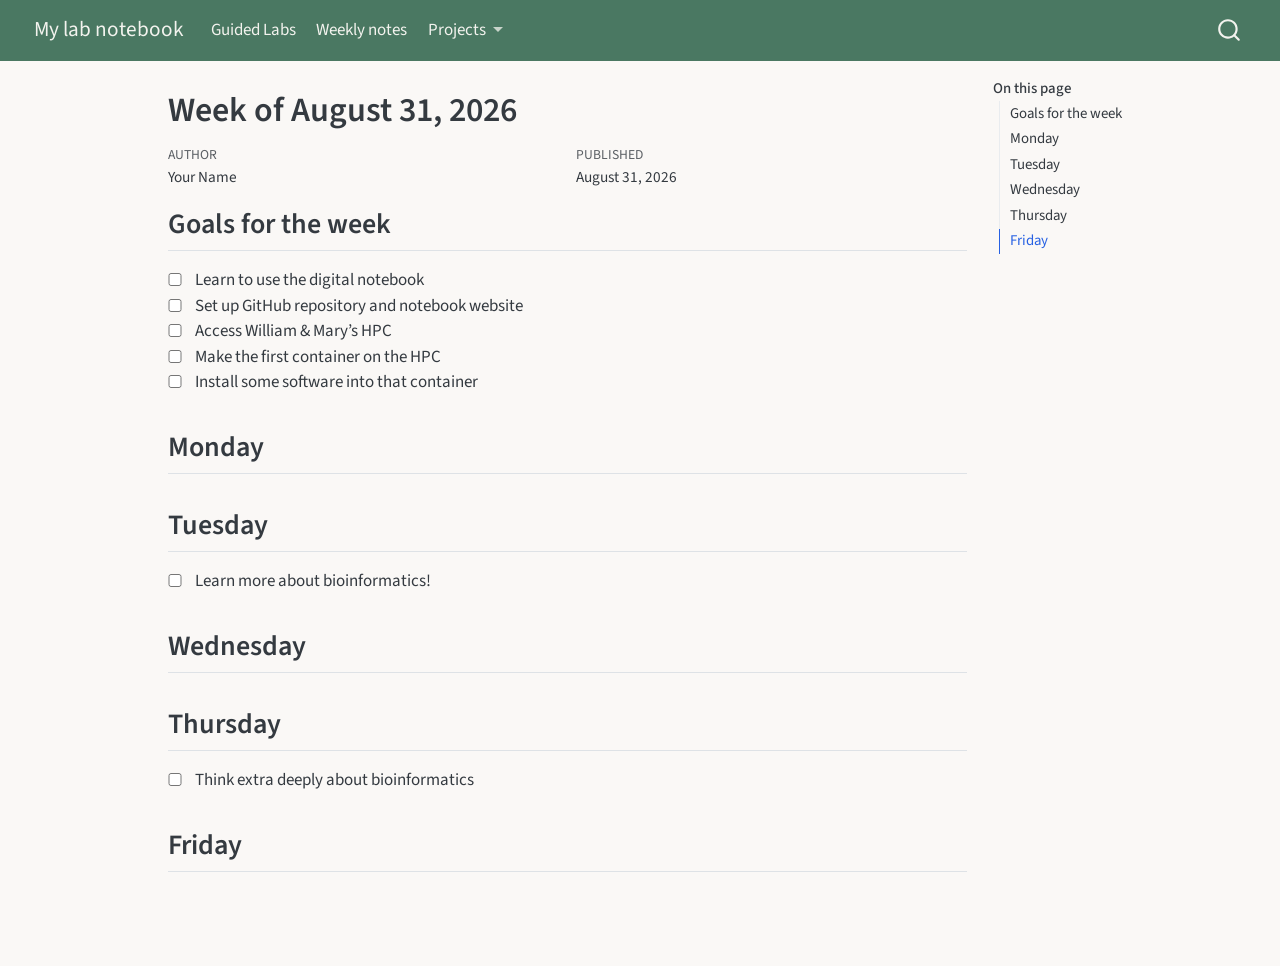
<file: docs/weekly-notes/week-of-2026-08-31.html>
<!DOCTYPE html>
<html xmlns="http://www.w3.org/1999/xhtml" lang="en" xml:lang="en"><head>

<meta charset="utf-8">
<meta name="generator" content="quarto-1.8.25">

<meta name="viewport" content="width=device-width, initial-scale=1.0, user-scalable=yes">

<meta name="author" content="Your Name">
<meta name="dcterms.date" content="2026-08-31">

<title>Week of August 31, 2026 – My lab notebook</title>
<style>
code{white-space: pre-wrap;}
span.smallcaps{font-variant: small-caps;}
div.columns{display: flex; gap: min(4vw, 1.5em);}
div.column{flex: auto; overflow-x: auto;}
div.hanging-indent{margin-left: 1.5em; text-indent: -1.5em;}
ul.task-list{list-style: none;}
ul.task-list li input[type="checkbox"] {
  width: 0.8em;
  margin: 0 0.8em 0.2em -1em; /* quarto-specific, see https://github.com/quarto-dev/quarto-cli/issues/4556 */ 
  vertical-align: middle;
}
</style>


<script src="../site_libs/quarto-nav/quarto-nav.js"></script>
<script src="../site_libs/quarto-nav/headroom.min.js"></script>
<script src="../site_libs/clipboard/clipboard.min.js"></script>
<script src="../site_libs/quarto-search/autocomplete.umd.js"></script>
<script src="../site_libs/quarto-search/fuse.min.js"></script>
<script src="../site_libs/quarto-search/quarto-search.js"></script>
<meta name="quarto:offset" content="../">
<script src="../site_libs/quarto-html/quarto.js" type="module"></script>
<script src="../site_libs/quarto-html/tabsets/tabsets.js" type="module"></script>
<script src="../site_libs/quarto-html/axe/axe-check.js" type="module"></script>
<script src="../site_libs/quarto-html/popper.min.js"></script>
<script src="../site_libs/quarto-html/tippy.umd.min.js"></script>
<script src="../site_libs/quarto-html/anchor.min.js"></script>
<link href="../site_libs/quarto-html/tippy.css" rel="stylesheet">
<link href="../site_libs/quarto-html/quarto-syntax-highlighting-7b89279ff1a6dce999919e0e67d4d9ec.css" rel="stylesheet" id="quarto-text-highlighting-styles">
<script src="../site_libs/bootstrap/bootstrap.min.js"></script>
<link href="../site_libs/bootstrap/bootstrap-icons.css" rel="stylesheet">
<link href="../site_libs/bootstrap/bootstrap-201457e10df45b5d6cd71300b2e7406b.min.css" rel="stylesheet" append-hash="true" id="quarto-bootstrap" data-mode="light">
<script id="quarto-search-options" type="application/json">{
  "location": "navbar",
  "copy-button": false,
  "collapse-after": 3,
  "panel-placement": "end",
  "type": "overlay",
  "limit": 50,
  "keyboard-shortcut": [
    "f",
    "/",
    "s"
  ],
  "show-item-context": false,
  "language": {
    "search-no-results-text": "No results",
    "search-matching-documents-text": "matching documents",
    "search-copy-link-title": "Copy link to search",
    "search-hide-matches-text": "Hide additional matches",
    "search-more-match-text": "more match in this document",
    "search-more-matches-text": "more matches in this document",
    "search-clear-button-title": "Clear",
    "search-text-placeholder": "",
    "search-detached-cancel-button-title": "Cancel",
    "search-submit-button-title": "Submit",
    "search-label": "Search"
  }
}</script>


<link rel="stylesheet" href="../styles.css">
</head>

<body class="nav-fixed quarto-light">

<div id="quarto-search-results"></div>
  <header id="quarto-header" class="headroom fixed-top">
    <nav class="navbar navbar-expand-lg " data-bs-theme="dark">
      <div class="navbar-container container-fluid">
      <div class="navbar-brand-container mx-auto">
    <a href="../index.html" class="navbar-brand navbar-brand-logo">
    </a>
    <a class="navbar-brand" href="../index.html">
    <span class="navbar-title">My lab notebook</span>
    </a>
  </div>
            <div id="quarto-search" class="" title="Search"></div>
          <button class="navbar-toggler" type="button" data-bs-toggle="collapse" data-bs-target="#navbarCollapse" aria-controls="navbarCollapse" role="menu" aria-expanded="false" aria-label="Toggle navigation" onclick="if (window.quartoToggleHeadroom) { window.quartoToggleHeadroom(); }">
  <span class="navbar-toggler-icon"></span>
</button>
          <div class="collapse navbar-collapse" id="navbarCollapse">
            <ul class="navbar-nav navbar-nav-scroll me-auto">
  <li class="nav-item">
    <a class="nav-link" href="../guided-labs/index.html"> 
<span class="menu-text">Guided Labs</span></a>
  </li>  
  <li class="nav-item">
    <a class="nav-link" href="../weekly-notes/index.html"> 
<span class="menu-text">Weekly notes</span></a>
  </li>  
  <li class="nav-item dropdown ">
    <a class="nav-link dropdown-toggle" href="#" id="nav-menu-projects" role="link" data-bs-toggle="dropdown" aria-expanded="false">
 <span class="menu-text">Projects</span>
    </a>
    <ul class="dropdown-menu" aria-labelledby="nav-menu-projects">    
        <li>
    <a class="dropdown-item" href="../projects/how-to.html">
 <span class="dropdown-text">How to create new projects</span></a>
  </li>  
        <li>
    <a class="dropdown-item" href="../projects/Semester-Project/index.html">
 <span class="dropdown-text">Semester-Project</span></a>
  </li>  
    </ul>
  </li>
</ul>
          </div> <!-- /navcollapse -->
            <div class="quarto-navbar-tools">
</div>
      </div> <!-- /container-fluid -->
    </nav>
</header>
<!-- content -->
<div id="quarto-content" class="quarto-container page-columns page-rows-contents page-layout-article page-navbar">
<!-- sidebar -->
<!-- margin-sidebar -->
    <div id="quarto-margin-sidebar" class="sidebar margin-sidebar">
        <nav id="TOC" role="doc-toc" class="toc-active">
    <h2 id="toc-title">On this page</h2>
   
  <ul>
  <li><a href="#goals-for-the-week" id="toc-goals-for-the-week" class="nav-link active" data-scroll-target="#goals-for-the-week">Goals for the week</a></li>
  <li><a href="#monday" id="toc-monday" class="nav-link" data-scroll-target="#monday">Monday</a></li>
  <li><a href="#tuesday" id="toc-tuesday" class="nav-link" data-scroll-target="#tuesday">Tuesday</a></li>
  <li><a href="#wednesday" id="toc-wednesday" class="nav-link" data-scroll-target="#wednesday">Wednesday</a></li>
  <li><a href="#thursday" id="toc-thursday" class="nav-link" data-scroll-target="#thursday">Thursday</a></li>
  <li><a href="#friday" id="toc-friday" class="nav-link" data-scroll-target="#friday">Friday</a></li>
  </ul>
</nav>
    </div>
<!-- main -->
<main class="content" id="quarto-document-content">

<header id="title-block-header" class="quarto-title-block default">
<div class="quarto-title">
<h1 class="title">Week of August 31, 2026</h1>
</div>



<div class="quarto-title-meta">

    <div>
    <div class="quarto-title-meta-heading">Author</div>
    <div class="quarto-title-meta-contents">
             <p>Your Name </p>
          </div>
  </div>
    
    <div>
    <div class="quarto-title-meta-heading">Published</div>
    <div class="quarto-title-meta-contents">
      <p class="date">August 31, 2026</p>
    </div>
  </div>
  
    
  </div>
  


</header>


<section id="goals-for-the-week" class="level2">
<h2 class="anchored" data-anchor-id="goals-for-the-week">Goals for the week</h2>
<ul class="task-list">
<li><label><input type="checkbox">Learn to use the digital notebook</label></li>
<li><label><input type="checkbox">Set up GitHub repository and notebook website</label></li>
<li><label><input type="checkbox">Access William &amp; Mary’s HPC</label></li>
<li><label><input type="checkbox">Make the first container on the HPC</label></li>
<li><label><input type="checkbox">Install some software into that container</label></li>
</ul>
</section>
<section id="monday" class="level2">
<h2 class="anchored" data-anchor-id="monday">Monday</h2>
</section>
<section id="tuesday" class="level2">
<h2 class="anchored" data-anchor-id="tuesday">Tuesday</h2>
<ul class="task-list">
<li><label><input type="checkbox">Learn more about bioinformatics!</label></li>
</ul>
</section>
<section id="wednesday" class="level2">
<h2 class="anchored" data-anchor-id="wednesday">Wednesday</h2>
</section>
<section id="thursday" class="level2">
<h2 class="anchored" data-anchor-id="thursday">Thursday</h2>
<ul class="task-list">
<li><label><input type="checkbox">Think extra deeply about bioinformatics</label></li>
</ul>
</section>
<section id="friday" class="level2">
<h2 class="anchored" data-anchor-id="friday">Friday</h2>


</section>

</main> <!-- /main -->
<script id="quarto-html-after-body" type="application/javascript">
  window.document.addEventListener("DOMContentLoaded", function (event) {
    const icon = "";
    const anchorJS = new window.AnchorJS();
    anchorJS.options = {
      placement: 'right',
      icon: icon
    };
    anchorJS.add('.anchored');
    const isCodeAnnotation = (el) => {
      for (const clz of el.classList) {
        if (clz.startsWith('code-annotation-')) {                     
          return true;
        }
      }
      return false;
    }
    const onCopySuccess = function(e) {
      // button target
      const button = e.trigger;
      // don't keep focus
      button.blur();
      // flash "checked"
      button.classList.add('code-copy-button-checked');
      var currentTitle = button.getAttribute("title");
      button.setAttribute("title", "Copied!");
      let tooltip;
      if (window.bootstrap) {
        button.setAttribute("data-bs-toggle", "tooltip");
        button.setAttribute("data-bs-placement", "left");
        button.setAttribute("data-bs-title", "Copied!");
        tooltip = new bootstrap.Tooltip(button, 
          { trigger: "manual", 
            customClass: "code-copy-button-tooltip",
            offset: [0, -8]});
        tooltip.show();    
      }
      setTimeout(function() {
        if (tooltip) {
          tooltip.hide();
          button.removeAttribute("data-bs-title");
          button.removeAttribute("data-bs-toggle");
          button.removeAttribute("data-bs-placement");
        }
        button.setAttribute("title", currentTitle);
        button.classList.remove('code-copy-button-checked');
      }, 1000);
      // clear code selection
      e.clearSelection();
    }
    const getTextToCopy = function(trigger) {
      const outerScaffold = trigger.parentElement.cloneNode(true);
      const codeEl = outerScaffold.querySelector('code');
      for (const childEl of codeEl.children) {
        if (isCodeAnnotation(childEl)) {
          childEl.remove();
        }
      }
      return codeEl.innerText;
    }
    const clipboard = new window.ClipboardJS('.code-copy-button:not([data-in-quarto-modal])', {
      text: getTextToCopy
    });
    clipboard.on('success', onCopySuccess);
    if (window.document.getElementById('quarto-embedded-source-code-modal')) {
      const clipboardModal = new window.ClipboardJS('.code-copy-button[data-in-quarto-modal]', {
        text: getTextToCopy,
        container: window.document.getElementById('quarto-embedded-source-code-modal')
      });
      clipboardModal.on('success', onCopySuccess);
    }
      var localhostRegex = new RegExp(/^(?:http|https):\/\/localhost\:?[0-9]*\//);
      var mailtoRegex = new RegExp(/^mailto:/);
        var filterRegex = new RegExp('/' + window.location.host + '/');
      var isInternal = (href) => {
          return filterRegex.test(href) || localhostRegex.test(href) || mailtoRegex.test(href);
      }
      // Inspect non-navigation links and adorn them if external
     var links = window.document.querySelectorAll('a[href]:not(.nav-link):not(.navbar-brand):not(.toc-action):not(.sidebar-link):not(.sidebar-item-toggle):not(.pagination-link):not(.no-external):not([aria-hidden]):not(.dropdown-item):not(.quarto-navigation-tool):not(.about-link)');
      for (var i=0; i<links.length; i++) {
        const link = links[i];
        if (!isInternal(link.href)) {
          // undo the damage that might have been done by quarto-nav.js in the case of
          // links that we want to consider external
          if (link.dataset.originalHref !== undefined) {
            link.href = link.dataset.originalHref;
          }
        }
      }
    function tippyHover(el, contentFn, onTriggerFn, onUntriggerFn) {
      const config = {
        allowHTML: true,
        maxWidth: 500,
        delay: 100,
        arrow: false,
        appendTo: function(el) {
            return el.parentElement;
        },
        interactive: true,
        interactiveBorder: 10,
        theme: 'quarto',
        placement: 'bottom-start',
      };
      if (contentFn) {
        config.content = contentFn;
      }
      if (onTriggerFn) {
        config.onTrigger = onTriggerFn;
      }
      if (onUntriggerFn) {
        config.onUntrigger = onUntriggerFn;
      }
      window.tippy(el, config); 
    }
    const noterefs = window.document.querySelectorAll('a[role="doc-noteref"]');
    for (var i=0; i<noterefs.length; i++) {
      const ref = noterefs[i];
      tippyHover(ref, function() {
        // use id or data attribute instead here
        let href = ref.getAttribute('data-footnote-href') || ref.getAttribute('href');
        try { href = new URL(href).hash; } catch {}
        const id = href.replace(/^#\/?/, "");
        const note = window.document.getElementById(id);
        if (note) {
          return note.innerHTML;
        } else {
          return "";
        }
      });
    }
    const xrefs = window.document.querySelectorAll('a.quarto-xref');
    const processXRef = (id, note) => {
      // Strip column container classes
      const stripColumnClz = (el) => {
        el.classList.remove("page-full", "page-columns");
        if (el.children) {
          for (const child of el.children) {
            stripColumnClz(child);
          }
        }
      }
      stripColumnClz(note)
      if (id === null || id.startsWith('sec-')) {
        // Special case sections, only their first couple elements
        const container = document.createElement("div");
        if (note.children && note.children.length > 2) {
          container.appendChild(note.children[0].cloneNode(true));
          for (let i = 1; i < note.children.length; i++) {
            const child = note.children[i];
            if (child.tagName === "P" && child.innerText === "") {
              continue;
            } else {
              container.appendChild(child.cloneNode(true));
              break;
            }
          }
          if (window.Quarto?.typesetMath) {
            window.Quarto.typesetMath(container);
          }
          return container.innerHTML
        } else {
          if (window.Quarto?.typesetMath) {
            window.Quarto.typesetMath(note);
          }
          return note.innerHTML;
        }
      } else {
        // Remove any anchor links if they are present
        const anchorLink = note.querySelector('a.anchorjs-link');
        if (anchorLink) {
          anchorLink.remove();
        }
        if (window.Quarto?.typesetMath) {
          window.Quarto.typesetMath(note);
        }
        if (note.classList.contains("callout")) {
          return note.outerHTML;
        } else {
          return note.innerHTML;
        }
      }
    }
    for (var i=0; i<xrefs.length; i++) {
      const xref = xrefs[i];
      tippyHover(xref, undefined, function(instance) {
        instance.disable();
        let url = xref.getAttribute('href');
        let hash = undefined; 
        if (url.startsWith('#')) {
          hash = url;
        } else {
          try { hash = new URL(url).hash; } catch {}
        }
        if (hash) {
          const id = hash.replace(/^#\/?/, "");
          const note = window.document.getElementById(id);
          if (note !== null) {
            try {
              const html = processXRef(id, note.cloneNode(true));
              instance.setContent(html);
            } finally {
              instance.enable();
              instance.show();
            }
          } else {
            // See if we can fetch this
            fetch(url.split('#')[0])
            .then(res => res.text())
            .then(html => {
              const parser = new DOMParser();
              const htmlDoc = parser.parseFromString(html, "text/html");
              const note = htmlDoc.getElementById(id);
              if (note !== null) {
                const html = processXRef(id, note);
                instance.setContent(html);
              } 
            }).finally(() => {
              instance.enable();
              instance.show();
            });
          }
        } else {
          // See if we can fetch a full url (with no hash to target)
          // This is a special case and we should probably do some content thinning / targeting
          fetch(url)
          .then(res => res.text())
          .then(html => {
            const parser = new DOMParser();
            const htmlDoc = parser.parseFromString(html, "text/html");
            const note = htmlDoc.querySelector('main.content');
            if (note !== null) {
              // This should only happen for chapter cross references
              // (since there is no id in the URL)
              // remove the first header
              if (note.children.length > 0 && note.children[0].tagName === "HEADER") {
                note.children[0].remove();
              }
              const html = processXRef(null, note);
              instance.setContent(html);
            } 
          }).finally(() => {
            instance.enable();
            instance.show();
          });
        }
      }, function(instance) {
      });
    }
        let selectedAnnoteEl;
        const selectorForAnnotation = ( cell, annotation) => {
          let cellAttr = 'data-code-cell="' + cell + '"';
          let lineAttr = 'data-code-annotation="' +  annotation + '"';
          const selector = 'span[' + cellAttr + '][' + lineAttr + ']';
          return selector;
        }
        const selectCodeLines = (annoteEl) => {
          const doc = window.document;
          const targetCell = annoteEl.getAttribute("data-target-cell");
          const targetAnnotation = annoteEl.getAttribute("data-target-annotation");
          const annoteSpan = window.document.querySelector(selectorForAnnotation(targetCell, targetAnnotation));
          const lines = annoteSpan.getAttribute("data-code-lines").split(",");
          const lineIds = lines.map((line) => {
            return targetCell + "-" + line;
          })
          let top = null;
          let height = null;
          let parent = null;
          if (lineIds.length > 0) {
              //compute the position of the single el (top and bottom and make a div)
              const el = window.document.getElementById(lineIds[0]);
              top = el.offsetTop;
              height = el.offsetHeight;
              parent = el.parentElement.parentElement;
            if (lineIds.length > 1) {
              const lastEl = window.document.getElementById(lineIds[lineIds.length - 1]);
              const bottom = lastEl.offsetTop + lastEl.offsetHeight;
              height = bottom - top;
            }
            if (top !== null && height !== null && parent !== null) {
              // cook up a div (if necessary) and position it 
              let div = window.document.getElementById("code-annotation-line-highlight");
              if (div === null) {
                div = window.document.createElement("div");
                div.setAttribute("id", "code-annotation-line-highlight");
                div.style.position = 'absolute';
                parent.appendChild(div);
              }
              div.style.top = top - 2 + "px";
              div.style.height = height + 4 + "px";
              div.style.left = 0;
              let gutterDiv = window.document.getElementById("code-annotation-line-highlight-gutter");
              if (gutterDiv === null) {
                gutterDiv = window.document.createElement("div");
                gutterDiv.setAttribute("id", "code-annotation-line-highlight-gutter");
                gutterDiv.style.position = 'absolute';
                const codeCell = window.document.getElementById(targetCell);
                const gutter = codeCell.querySelector('.code-annotation-gutter');
                gutter.appendChild(gutterDiv);
              }
              gutterDiv.style.top = top - 2 + "px";
              gutterDiv.style.height = height + 4 + "px";
            }
            selectedAnnoteEl = annoteEl;
          }
        };
        const unselectCodeLines = () => {
          const elementsIds = ["code-annotation-line-highlight", "code-annotation-line-highlight-gutter"];
          elementsIds.forEach((elId) => {
            const div = window.document.getElementById(elId);
            if (div) {
              div.remove();
            }
          });
          selectedAnnoteEl = undefined;
        };
          // Handle positioning of the toggle
      window.addEventListener(
        "resize",
        throttle(() => {
          elRect = undefined;
          if (selectedAnnoteEl) {
            selectCodeLines(selectedAnnoteEl);
          }
        }, 10)
      );
      function throttle(fn, ms) {
      let throttle = false;
      let timer;
        return (...args) => {
          if(!throttle) { // first call gets through
              fn.apply(this, args);
              throttle = true;
          } else { // all the others get throttled
              if(timer) clearTimeout(timer); // cancel #2
              timer = setTimeout(() => {
                fn.apply(this, args);
                timer = throttle = false;
              }, ms);
          }
        };
      }
        // Attach click handler to the DT
        const annoteDls = window.document.querySelectorAll('dt[data-target-cell]');
        for (const annoteDlNode of annoteDls) {
          annoteDlNode.addEventListener('click', (event) => {
            const clickedEl = event.target;
            if (clickedEl !== selectedAnnoteEl) {
              unselectCodeLines();
              const activeEl = window.document.querySelector('dt[data-target-cell].code-annotation-active');
              if (activeEl) {
                activeEl.classList.remove('code-annotation-active');
              }
              selectCodeLines(clickedEl);
              clickedEl.classList.add('code-annotation-active');
            } else {
              // Unselect the line
              unselectCodeLines();
              clickedEl.classList.remove('code-annotation-active');
            }
          });
        }
    const findCites = (el) => {
      const parentEl = el.parentElement;
      if (parentEl) {
        const cites = parentEl.dataset.cites;
        if (cites) {
          return {
            el,
            cites: cites.split(' ')
          };
        } else {
          return findCites(el.parentElement)
        }
      } else {
        return undefined;
      }
    };
    var bibliorefs = window.document.querySelectorAll('a[role="doc-biblioref"]');
    for (var i=0; i<bibliorefs.length; i++) {
      const ref = bibliorefs[i];
      const citeInfo = findCites(ref);
      if (citeInfo) {
        tippyHover(citeInfo.el, function() {
          var popup = window.document.createElement('div');
          citeInfo.cites.forEach(function(cite) {
            var citeDiv = window.document.createElement('div');
            citeDiv.classList.add('hanging-indent');
            citeDiv.classList.add('csl-entry');
            var biblioDiv = window.document.getElementById('ref-' + cite);
            if (biblioDiv) {
              citeDiv.innerHTML = biblioDiv.innerHTML;
            }
            popup.appendChild(citeDiv);
          });
          return popup.innerHTML;
        });
      }
    }
  });
  </script>
</div> <!-- /content -->




</body></html>
</file>
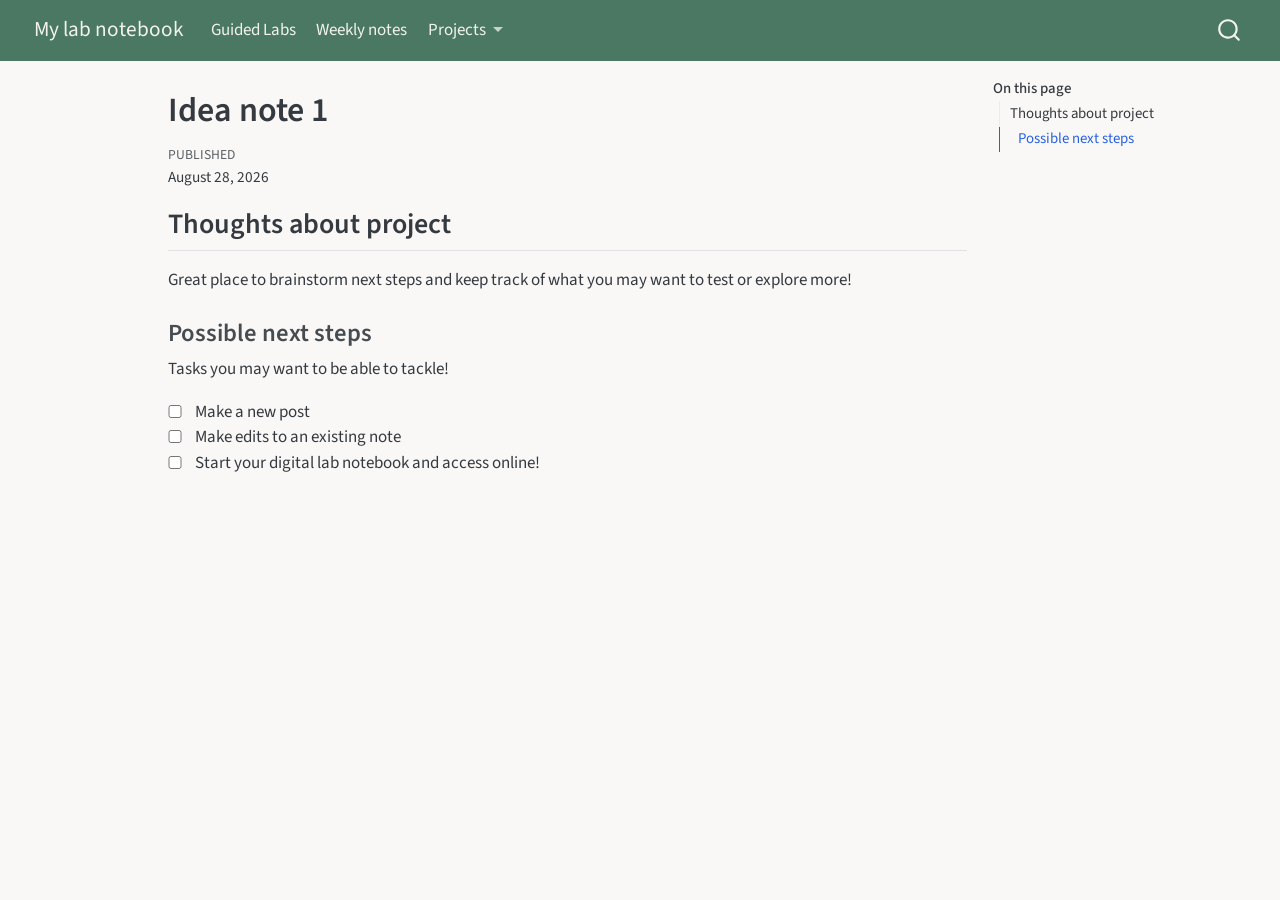
<file: docs/projects/Semester-Project/idea-note1.html>
<!DOCTYPE html>
<html xmlns="http://www.w3.org/1999/xhtml" lang="en" xml:lang="en"><head>

<meta charset="utf-8">
<meta name="generator" content="quarto-1.8.25">

<meta name="viewport" content="width=device-width, initial-scale=1.0, user-scalable=yes">

<meta name="dcterms.date" content="2026-08-28">

<title>Idea note 1 – My lab notebook</title>
<style>
code{white-space: pre-wrap;}
span.smallcaps{font-variant: small-caps;}
div.columns{display: flex; gap: min(4vw, 1.5em);}
div.column{flex: auto; overflow-x: auto;}
div.hanging-indent{margin-left: 1.5em; text-indent: -1.5em;}
ul.task-list{list-style: none;}
ul.task-list li input[type="checkbox"] {
  width: 0.8em;
  margin: 0 0.8em 0.2em -1em; /* quarto-specific, see https://github.com/quarto-dev/quarto-cli/issues/4556 */ 
  vertical-align: middle;
}
</style>


<script src="../../site_libs/quarto-nav/quarto-nav.js"></script>
<script src="../../site_libs/quarto-nav/headroom.min.js"></script>
<script src="../../site_libs/clipboard/clipboard.min.js"></script>
<script src="../../site_libs/quarto-search/autocomplete.umd.js"></script>
<script src="../../site_libs/quarto-search/fuse.min.js"></script>
<script src="../../site_libs/quarto-search/quarto-search.js"></script>
<meta name="quarto:offset" content="../../">
<script src="../../site_libs/quarto-html/quarto.js" type="module"></script>
<script src="../../site_libs/quarto-html/tabsets/tabsets.js" type="module"></script>
<script src="../../site_libs/quarto-html/axe/axe-check.js" type="module"></script>
<script src="../../site_libs/quarto-html/popper.min.js"></script>
<script src="../../site_libs/quarto-html/tippy.umd.min.js"></script>
<script src="../../site_libs/quarto-html/anchor.min.js"></script>
<link href="../../site_libs/quarto-html/tippy.css" rel="stylesheet">
<link href="../../site_libs/quarto-html/quarto-syntax-highlighting-7b89279ff1a6dce999919e0e67d4d9ec.css" rel="stylesheet" id="quarto-text-highlighting-styles">
<script src="../../site_libs/bootstrap/bootstrap.min.js"></script>
<link href="../../site_libs/bootstrap/bootstrap-icons.css" rel="stylesheet">
<link href="../../site_libs/bootstrap/bootstrap-201457e10df45b5d6cd71300b2e7406b.min.css" rel="stylesheet" append-hash="true" id="quarto-bootstrap" data-mode="light">
<script id="quarto-search-options" type="application/json">{
  "location": "navbar",
  "copy-button": false,
  "collapse-after": 3,
  "panel-placement": "end",
  "type": "overlay",
  "limit": 50,
  "keyboard-shortcut": [
    "f",
    "/",
    "s"
  ],
  "show-item-context": false,
  "language": {
    "search-no-results-text": "No results",
    "search-matching-documents-text": "matching documents",
    "search-copy-link-title": "Copy link to search",
    "search-hide-matches-text": "Hide additional matches",
    "search-more-match-text": "more match in this document",
    "search-more-matches-text": "more matches in this document",
    "search-clear-button-title": "Clear",
    "search-text-placeholder": "",
    "search-detached-cancel-button-title": "Cancel",
    "search-submit-button-title": "Submit",
    "search-label": "Search"
  }
}</script>


<link rel="stylesheet" href="../../styles.css">
</head>

<body class="nav-fixed quarto-light">

<div id="quarto-search-results"></div>
  <header id="quarto-header" class="headroom fixed-top">
    <nav class="navbar navbar-expand-lg " data-bs-theme="dark">
      <div class="navbar-container container-fluid">
      <div class="navbar-brand-container mx-auto">
    <a href="../../index.html" class="navbar-brand navbar-brand-logo">
    </a>
    <a class="navbar-brand" href="../../index.html">
    <span class="navbar-title">My lab notebook</span>
    </a>
  </div>
            <div id="quarto-search" class="" title="Search"></div>
          <button class="navbar-toggler" type="button" data-bs-toggle="collapse" data-bs-target="#navbarCollapse" aria-controls="navbarCollapse" role="menu" aria-expanded="false" aria-label="Toggle navigation" onclick="if (window.quartoToggleHeadroom) { window.quartoToggleHeadroom(); }">
  <span class="navbar-toggler-icon"></span>
</button>
          <div class="collapse navbar-collapse" id="navbarCollapse">
            <ul class="navbar-nav navbar-nav-scroll me-auto">
  <li class="nav-item">
    <a class="nav-link" href="../../guided-labs/index.html"> 
<span class="menu-text">Guided Labs</span></a>
  </li>  
  <li class="nav-item">
    <a class="nav-link" href="../../weekly-notes/index.html"> 
<span class="menu-text">Weekly notes</span></a>
  </li>  
  <li class="nav-item dropdown ">
    <a class="nav-link dropdown-toggle" href="#" id="nav-menu-projects" role="link" data-bs-toggle="dropdown" aria-expanded="false">
 <span class="menu-text">Projects</span>
    </a>
    <ul class="dropdown-menu" aria-labelledby="nav-menu-projects">    
        <li>
    <a class="dropdown-item" href="../../projects/how-to.html">
 <span class="dropdown-text">How to create new projects</span></a>
  </li>  
        <li>
    <a class="dropdown-item" href="../../projects/Semester-Project/index.html">
 <span class="dropdown-text">Semester-Project</span></a>
  </li>  
    </ul>
  </li>
</ul>
          </div> <!-- /navcollapse -->
            <div class="quarto-navbar-tools">
</div>
      </div> <!-- /container-fluid -->
    </nav>
</header>
<!-- content -->
<div id="quarto-content" class="quarto-container page-columns page-rows-contents page-layout-article page-navbar">
<!-- sidebar -->
<!-- margin-sidebar -->
    <div id="quarto-margin-sidebar" class="sidebar margin-sidebar">
        <nav id="TOC" role="doc-toc" class="toc-active">
    <h2 id="toc-title">On this page</h2>
   
  <ul>
  <li><a href="#thoughts-about-project" id="toc-thoughts-about-project" class="nav-link active" data-scroll-target="#thoughts-about-project">Thoughts about project</a>
  <ul class="collapse">
  <li><a href="#possible-next-steps" id="toc-possible-next-steps" class="nav-link" data-scroll-target="#possible-next-steps">Possible next steps</a></li>
  </ul></li>
  </ul>
</nav>
    </div>
<!-- main -->
<main class="content" id="quarto-document-content">

<header id="title-block-header" class="quarto-title-block default">
<div class="quarto-title">
<h1 class="title">Idea note 1</h1>
</div>



<div class="quarto-title-meta">

    
    <div>
    <div class="quarto-title-meta-heading">Published</div>
    <div class="quarto-title-meta-contents">
      <p class="date">August 28, 2026</p>
    </div>
  </div>
  
    
  </div>
  


</header>


<section id="thoughts-about-project" class="level2">
<h2 class="anchored" data-anchor-id="thoughts-about-project">Thoughts about project</h2>
<p>Great place to brainstorm next steps and keep track of what you may want to test or explore more!</p>
<section id="possible-next-steps" class="level3">
<h3 class="anchored" data-anchor-id="possible-next-steps">Possible next steps</h3>
<!-- example header above -->
<p>Tasks you may want to be able to tackle!</p>
<ul class="task-list">
<li><label><input type="checkbox">Make a new post</label></li>
<li><label><input type="checkbox">Make edits to an existing note</label></li>
<li><label><input type="checkbox">Start your digital lab notebook and access online!</label></li>
</ul>


</section>
</section>

</main> <!-- /main -->
<script id="quarto-html-after-body" type="application/javascript">
  window.document.addEventListener("DOMContentLoaded", function (event) {
    const icon = "";
    const anchorJS = new window.AnchorJS();
    anchorJS.options = {
      placement: 'right',
      icon: icon
    };
    anchorJS.add('.anchored');
    const isCodeAnnotation = (el) => {
      for (const clz of el.classList) {
        if (clz.startsWith('code-annotation-')) {                     
          return true;
        }
      }
      return false;
    }
    const onCopySuccess = function(e) {
      // button target
      const button = e.trigger;
      // don't keep focus
      button.blur();
      // flash "checked"
      button.classList.add('code-copy-button-checked');
      var currentTitle = button.getAttribute("title");
      button.setAttribute("title", "Copied!");
      let tooltip;
      if (window.bootstrap) {
        button.setAttribute("data-bs-toggle", "tooltip");
        button.setAttribute("data-bs-placement", "left");
        button.setAttribute("data-bs-title", "Copied!");
        tooltip = new bootstrap.Tooltip(button, 
          { trigger: "manual", 
            customClass: "code-copy-button-tooltip",
            offset: [0, -8]});
        tooltip.show();    
      }
      setTimeout(function() {
        if (tooltip) {
          tooltip.hide();
          button.removeAttribute("data-bs-title");
          button.removeAttribute("data-bs-toggle");
          button.removeAttribute("data-bs-placement");
        }
        button.setAttribute("title", currentTitle);
        button.classList.remove('code-copy-button-checked');
      }, 1000);
      // clear code selection
      e.clearSelection();
    }
    const getTextToCopy = function(trigger) {
      const outerScaffold = trigger.parentElement.cloneNode(true);
      const codeEl = outerScaffold.querySelector('code');
      for (const childEl of codeEl.children) {
        if (isCodeAnnotation(childEl)) {
          childEl.remove();
        }
      }
      return codeEl.innerText;
    }
    const clipboard = new window.ClipboardJS('.code-copy-button:not([data-in-quarto-modal])', {
      text: getTextToCopy
    });
    clipboard.on('success', onCopySuccess);
    if (window.document.getElementById('quarto-embedded-source-code-modal')) {
      const clipboardModal = new window.ClipboardJS('.code-copy-button[data-in-quarto-modal]', {
        text: getTextToCopy,
        container: window.document.getElementById('quarto-embedded-source-code-modal')
      });
      clipboardModal.on('success', onCopySuccess);
    }
      var localhostRegex = new RegExp(/^(?:http|https):\/\/localhost\:?[0-9]*\//);
      var mailtoRegex = new RegExp(/^mailto:/);
        var filterRegex = new RegExp('/' + window.location.host + '/');
      var isInternal = (href) => {
          return filterRegex.test(href) || localhostRegex.test(href) || mailtoRegex.test(href);
      }
      // Inspect non-navigation links and adorn them if external
     var links = window.document.querySelectorAll('a[href]:not(.nav-link):not(.navbar-brand):not(.toc-action):not(.sidebar-link):not(.sidebar-item-toggle):not(.pagination-link):not(.no-external):not([aria-hidden]):not(.dropdown-item):not(.quarto-navigation-tool):not(.about-link)');
      for (var i=0; i<links.length; i++) {
        const link = links[i];
        if (!isInternal(link.href)) {
          // undo the damage that might have been done by quarto-nav.js in the case of
          // links that we want to consider external
          if (link.dataset.originalHref !== undefined) {
            link.href = link.dataset.originalHref;
          }
        }
      }
    function tippyHover(el, contentFn, onTriggerFn, onUntriggerFn) {
      const config = {
        allowHTML: true,
        maxWidth: 500,
        delay: 100,
        arrow: false,
        appendTo: function(el) {
            return el.parentElement;
        },
        interactive: true,
        interactiveBorder: 10,
        theme: 'quarto',
        placement: 'bottom-start',
      };
      if (contentFn) {
        config.content = contentFn;
      }
      if (onTriggerFn) {
        config.onTrigger = onTriggerFn;
      }
      if (onUntriggerFn) {
        config.onUntrigger = onUntriggerFn;
      }
      window.tippy(el, config); 
    }
    const noterefs = window.document.querySelectorAll('a[role="doc-noteref"]');
    for (var i=0; i<noterefs.length; i++) {
      const ref = noterefs[i];
      tippyHover(ref, function() {
        // use id or data attribute instead here
        let href = ref.getAttribute('data-footnote-href') || ref.getAttribute('href');
        try { href = new URL(href).hash; } catch {}
        const id = href.replace(/^#\/?/, "");
        const note = window.document.getElementById(id);
        if (note) {
          return note.innerHTML;
        } else {
          return "";
        }
      });
    }
    const xrefs = window.document.querySelectorAll('a.quarto-xref');
    const processXRef = (id, note) => {
      // Strip column container classes
      const stripColumnClz = (el) => {
        el.classList.remove("page-full", "page-columns");
        if (el.children) {
          for (const child of el.children) {
            stripColumnClz(child);
          }
        }
      }
      stripColumnClz(note)
      if (id === null || id.startsWith('sec-')) {
        // Special case sections, only their first couple elements
        const container = document.createElement("div");
        if (note.children && note.children.length > 2) {
          container.appendChild(note.children[0].cloneNode(true));
          for (let i = 1; i < note.children.length; i++) {
            const child = note.children[i];
            if (child.tagName === "P" && child.innerText === "") {
              continue;
            } else {
              container.appendChild(child.cloneNode(true));
              break;
            }
          }
          if (window.Quarto?.typesetMath) {
            window.Quarto.typesetMath(container);
          }
          return container.innerHTML
        } else {
          if (window.Quarto?.typesetMath) {
            window.Quarto.typesetMath(note);
          }
          return note.innerHTML;
        }
      } else {
        // Remove any anchor links if they are present
        const anchorLink = note.querySelector('a.anchorjs-link');
        if (anchorLink) {
          anchorLink.remove();
        }
        if (window.Quarto?.typesetMath) {
          window.Quarto.typesetMath(note);
        }
        if (note.classList.contains("callout")) {
          return note.outerHTML;
        } else {
          return note.innerHTML;
        }
      }
    }
    for (var i=0; i<xrefs.length; i++) {
      const xref = xrefs[i];
      tippyHover(xref, undefined, function(instance) {
        instance.disable();
        let url = xref.getAttribute('href');
        let hash = undefined; 
        if (url.startsWith('#')) {
          hash = url;
        } else {
          try { hash = new URL(url).hash; } catch {}
        }
        if (hash) {
          const id = hash.replace(/^#\/?/, "");
          const note = window.document.getElementById(id);
          if (note !== null) {
            try {
              const html = processXRef(id, note.cloneNode(true));
              instance.setContent(html);
            } finally {
              instance.enable();
              instance.show();
            }
          } else {
            // See if we can fetch this
            fetch(url.split('#')[0])
            .then(res => res.text())
            .then(html => {
              const parser = new DOMParser();
              const htmlDoc = parser.parseFromString(html, "text/html");
              const note = htmlDoc.getElementById(id);
              if (note !== null) {
                const html = processXRef(id, note);
                instance.setContent(html);
              } 
            }).finally(() => {
              instance.enable();
              instance.show();
            });
          }
        } else {
          // See if we can fetch a full url (with no hash to target)
          // This is a special case and we should probably do some content thinning / targeting
          fetch(url)
          .then(res => res.text())
          .then(html => {
            const parser = new DOMParser();
            const htmlDoc = parser.parseFromString(html, "text/html");
            const note = htmlDoc.querySelector('main.content');
            if (note !== null) {
              // This should only happen for chapter cross references
              // (since there is no id in the URL)
              // remove the first header
              if (note.children.length > 0 && note.children[0].tagName === "HEADER") {
                note.children[0].remove();
              }
              const html = processXRef(null, note);
              instance.setContent(html);
            } 
          }).finally(() => {
            instance.enable();
            instance.show();
          });
        }
      }, function(instance) {
      });
    }
        let selectedAnnoteEl;
        const selectorForAnnotation = ( cell, annotation) => {
          let cellAttr = 'data-code-cell="' + cell + '"';
          let lineAttr = 'data-code-annotation="' +  annotation + '"';
          const selector = 'span[' + cellAttr + '][' + lineAttr + ']';
          return selector;
        }
        const selectCodeLines = (annoteEl) => {
          const doc = window.document;
          const targetCell = annoteEl.getAttribute("data-target-cell");
          const targetAnnotation = annoteEl.getAttribute("data-target-annotation");
          const annoteSpan = window.document.querySelector(selectorForAnnotation(targetCell, targetAnnotation));
          const lines = annoteSpan.getAttribute("data-code-lines").split(",");
          const lineIds = lines.map((line) => {
            return targetCell + "-" + line;
          })
          let top = null;
          let height = null;
          let parent = null;
          if (lineIds.length > 0) {
              //compute the position of the single el (top and bottom and make a div)
              const el = window.document.getElementById(lineIds[0]);
              top = el.offsetTop;
              height = el.offsetHeight;
              parent = el.parentElement.parentElement;
            if (lineIds.length > 1) {
              const lastEl = window.document.getElementById(lineIds[lineIds.length - 1]);
              const bottom = lastEl.offsetTop + lastEl.offsetHeight;
              height = bottom - top;
            }
            if (top !== null && height !== null && parent !== null) {
              // cook up a div (if necessary) and position it 
              let div = window.document.getElementById("code-annotation-line-highlight");
              if (div === null) {
                div = window.document.createElement("div");
                div.setAttribute("id", "code-annotation-line-highlight");
                div.style.position = 'absolute';
                parent.appendChild(div);
              }
              div.style.top = top - 2 + "px";
              div.style.height = height + 4 + "px";
              div.style.left = 0;
              let gutterDiv = window.document.getElementById("code-annotation-line-highlight-gutter");
              if (gutterDiv === null) {
                gutterDiv = window.document.createElement("div");
                gutterDiv.setAttribute("id", "code-annotation-line-highlight-gutter");
                gutterDiv.style.position = 'absolute';
                const codeCell = window.document.getElementById(targetCell);
                const gutter = codeCell.querySelector('.code-annotation-gutter');
                gutter.appendChild(gutterDiv);
              }
              gutterDiv.style.top = top - 2 + "px";
              gutterDiv.style.height = height + 4 + "px";
            }
            selectedAnnoteEl = annoteEl;
          }
        };
        const unselectCodeLines = () => {
          const elementsIds = ["code-annotation-line-highlight", "code-annotation-line-highlight-gutter"];
          elementsIds.forEach((elId) => {
            const div = window.document.getElementById(elId);
            if (div) {
              div.remove();
            }
          });
          selectedAnnoteEl = undefined;
        };
          // Handle positioning of the toggle
      window.addEventListener(
        "resize",
        throttle(() => {
          elRect = undefined;
          if (selectedAnnoteEl) {
            selectCodeLines(selectedAnnoteEl);
          }
        }, 10)
      );
      function throttle(fn, ms) {
      let throttle = false;
      let timer;
        return (...args) => {
          if(!throttle) { // first call gets through
              fn.apply(this, args);
              throttle = true;
          } else { // all the others get throttled
              if(timer) clearTimeout(timer); // cancel #2
              timer = setTimeout(() => {
                fn.apply(this, args);
                timer = throttle = false;
              }, ms);
          }
        };
      }
        // Attach click handler to the DT
        const annoteDls = window.document.querySelectorAll('dt[data-target-cell]');
        for (const annoteDlNode of annoteDls) {
          annoteDlNode.addEventListener('click', (event) => {
            const clickedEl = event.target;
            if (clickedEl !== selectedAnnoteEl) {
              unselectCodeLines();
              const activeEl = window.document.querySelector('dt[data-target-cell].code-annotation-active');
              if (activeEl) {
                activeEl.classList.remove('code-annotation-active');
              }
              selectCodeLines(clickedEl);
              clickedEl.classList.add('code-annotation-active');
            } else {
              // Unselect the line
              unselectCodeLines();
              clickedEl.classList.remove('code-annotation-active');
            }
          });
        }
    const findCites = (el) => {
      const parentEl = el.parentElement;
      if (parentEl) {
        const cites = parentEl.dataset.cites;
        if (cites) {
          return {
            el,
            cites: cites.split(' ')
          };
        } else {
          return findCites(el.parentElement)
        }
      } else {
        return undefined;
      }
    };
    var bibliorefs = window.document.querySelectorAll('a[role="doc-biblioref"]');
    for (var i=0; i<bibliorefs.length; i++) {
      const ref = bibliorefs[i];
      const citeInfo = findCites(ref);
      if (citeInfo) {
        tippyHover(citeInfo.el, function() {
          var popup = window.document.createElement('div');
          citeInfo.cites.forEach(function(cite) {
            var citeDiv = window.document.createElement('div');
            citeDiv.classList.add('hanging-indent');
            citeDiv.classList.add('csl-entry');
            var biblioDiv = window.document.getElementById('ref-' + cite);
            if (biblioDiv) {
              citeDiv.innerHTML = biblioDiv.innerHTML;
            }
            popup.appendChild(citeDiv);
          });
          return popup.innerHTML;
        });
      }
    }
  });
  </script>
</div> <!-- /content -->




</body></html>
</file>
<file: docs/site_libs/quarto-html/tippy.css>
.tippy-box[data-animation=fade][data-state=hidden]{opacity:0}[data-tippy-root]{max-width:calc(100vw - 10px)}.tippy-box{position:relative;background-color:#333;color:#fff;border-radius:4px;font-size:14px;line-height:1.4;white-space:normal;outline:0;transition-property:transform,visibility,opacity}.tippy-box[data-placement^=top]>.tippy-arrow{bottom:0}.tippy-box[data-placement^=top]>.tippy-arrow:before{bottom:-7px;left:0;border-width:8px 8px 0;border-top-color:initial;transform-origin:center top}.tippy-box[data-placement^=bottom]>.tippy-arrow{top:0}.tippy-box[data-placement^=bottom]>.tippy-arrow:before{top:-7px;left:0;border-width:0 8px 8px;border-bottom-color:initial;transform-origin:center bottom}.tippy-box[data-placement^=left]>.tippy-arrow{right:0}.tippy-box[data-placement^=left]>.tippy-arrow:before{border-width:8px 0 8px 8px;border-left-color:initial;right:-7px;transform-origin:center left}.tippy-box[data-placement^=right]>.tippy-arrow{left:0}.tippy-box[data-placement^=right]>.tippy-arrow:before{left:-7px;border-width:8px 8px 8px 0;border-right-color:initial;transform-origin:center right}.tippy-box[data-inertia][data-state=visible]{transition-timing-function:cubic-bezier(.54,1.5,.38,1.11)}.tippy-arrow{width:16px;height:16px;color:#333}.tippy-arrow:before{content:"";position:absolute;border-color:transparent;border-style:solid}.tippy-content{position:relative;padding:5px 9px;z-index:1}
</file>
<file: docs/site_libs/quarto-html/quarto-syntax-highlighting-7b89279ff1a6dce999919e0e67d4d9ec.css>
/* quarto syntax highlight colors */
:root {
  --quarto-hl-ot-color: #003B4F;
  --quarto-hl-at-color: #657422;
  --quarto-hl-ss-color: #20794D;
  --quarto-hl-an-color: #5E5E5E;
  --quarto-hl-fu-color: #4758AB;
  --quarto-hl-st-color: #20794D;
  --quarto-hl-cf-color: #003B4F;
  --quarto-hl-op-color: #5E5E5E;
  --quarto-hl-er-color: #AD0000;
  --quarto-hl-bn-color: #AD0000;
  --quarto-hl-al-color: #AD0000;
  --quarto-hl-va-color: #111111;
  --quarto-hl-bu-color: inherit;
  --quarto-hl-ex-color: inherit;
  --quarto-hl-pp-color: #AD0000;
  --quarto-hl-in-color: #5E5E5E;
  --quarto-hl-vs-color: #20794D;
  --quarto-hl-wa-color: #5E5E5E;
  --quarto-hl-do-color: #5E5E5E;
  --quarto-hl-im-color: #00769E;
  --quarto-hl-ch-color: #20794D;
  --quarto-hl-dt-color: #AD0000;
  --quarto-hl-fl-color: #AD0000;
  --quarto-hl-co-color: #5E5E5E;
  --quarto-hl-cv-color: #5E5E5E;
  --quarto-hl-cn-color: #8f5902;
  --quarto-hl-sc-color: #5E5E5E;
  --quarto-hl-dv-color: #AD0000;
  --quarto-hl-kw-color: #003B4F;
}

/* other quarto variables */
:root {
  --quarto-font-monospace: SFMono-Regular, Menlo, Monaco, Consolas, "Liberation Mono", "Courier New", monospace;
}

/* syntax highlight based on Pandoc's rules */
pre > code.sourceCode > span {
  color: #003B4F;
}

code.sourceCode > span {
  color: #003B4F;
}

div.sourceCode,
div.sourceCode pre.sourceCode {
  color: #003B4F;
}

/* Normal */
code span {
  color: #003B4F;
}

/* Alert */
code span.al {
  color: #AD0000;
  font-style: inherit;
}

/* Annotation */
code span.an {
  color: #5E5E5E;
  font-style: inherit;
}

/* Attribute */
code span.at {
  color: #657422;
  font-style: inherit;
}

/* BaseN */
code span.bn {
  color: #AD0000;
  font-style: inherit;
}

/* BuiltIn */
code span.bu {
  font-style: inherit;
}

/* ControlFlow */
code span.cf {
  color: #003B4F;
  font-weight: bold;
  font-style: inherit;
}

/* Char */
code span.ch {
  color: #20794D;
  font-style: inherit;
}

/* Constant */
code span.cn {
  color: #8f5902;
  font-style: inherit;
}

/* Comment */
code span.co {
  color: #5E5E5E;
  font-style: inherit;
}

/* CommentVar */
code span.cv {
  color: #5E5E5E;
  font-style: italic;
}

/* Documentation */
code span.do {
  color: #5E5E5E;
  font-style: italic;
}

/* DataType */
code span.dt {
  color: #AD0000;
  font-style: inherit;
}

/* DecVal */
code span.dv {
  color: #AD0000;
  font-style: inherit;
}

/* Error */
code span.er {
  color: #AD0000;
  font-style: inherit;
}

/* Extension */
code span.ex {
  font-style: inherit;
}

/* Float */
code span.fl {
  color: #AD0000;
  font-style: inherit;
}

/* Function */
code span.fu {
  color: #4758AB;
  font-style: inherit;
}

/* Import */
code span.im {
  color: #00769E;
  font-style: inherit;
}

/* Information */
code span.in {
  color: #5E5E5E;
  font-style: inherit;
}

/* Keyword */
code span.kw {
  color: #003B4F;
  font-weight: bold;
  font-style: inherit;
}

/* Operator */
code span.op {
  color: #5E5E5E;
  font-style: inherit;
}

/* Other */
code span.ot {
  color: #003B4F;
  font-style: inherit;
}

/* Preprocessor */
code span.pp {
  color: #AD0000;
  font-style: inherit;
}

/* SpecialChar */
code span.sc {
  color: #5E5E5E;
  font-style: inherit;
}

/* SpecialString */
code span.ss {
  color: #20794D;
  font-style: inherit;
}

/* String */
code span.st {
  color: #20794D;
  font-style: inherit;
}

/* Variable */
code span.va {
  color: #111111;
  font-style: inherit;
}

/* VerbatimString */
code span.vs {
  color: #20794D;
  font-style: inherit;
}

/* Warning */
code span.wa {
  color: #5E5E5E;
  font-style: italic;
}

.prevent-inlining {
  content: "</";
}

/*# sourceMappingURL=3944bc705cfaf4c80e56f77c5205168a.css.map */
</file>
<file: docs/styles.css>
/* css styles */
</file>
